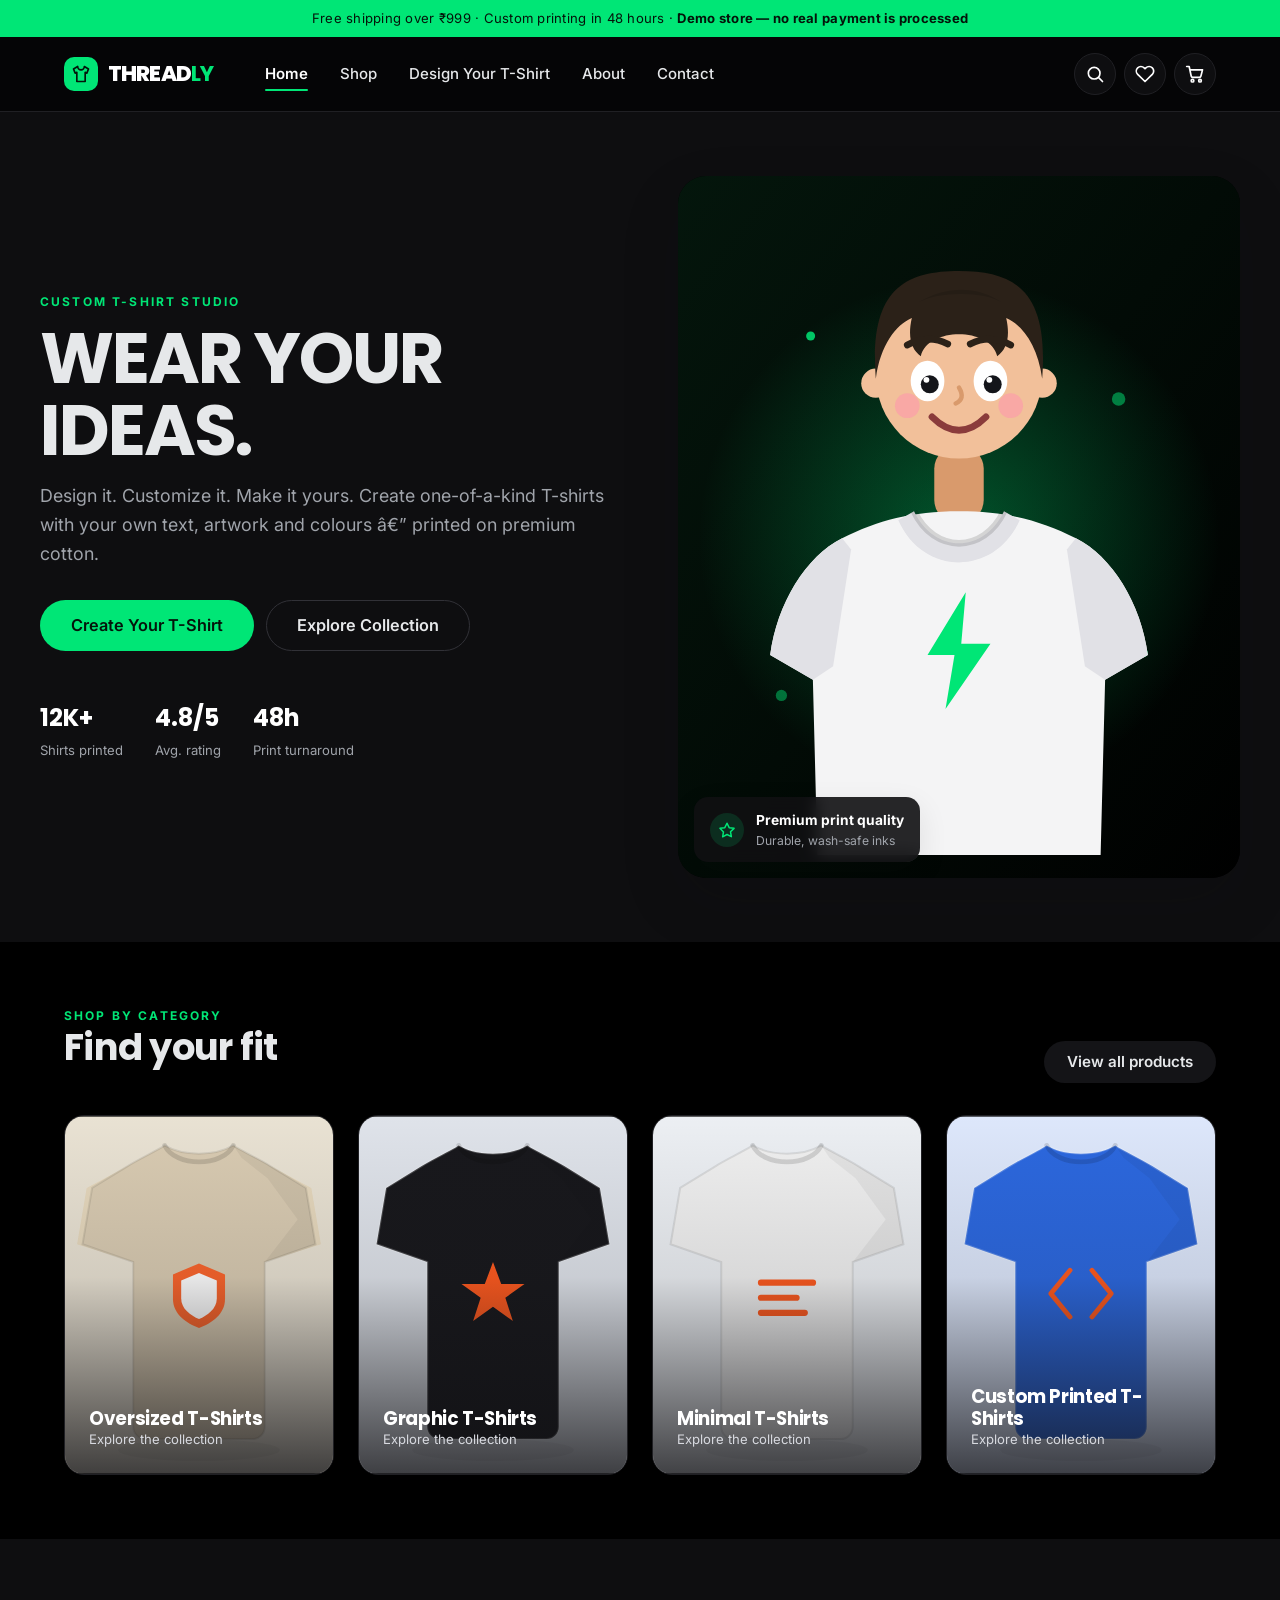
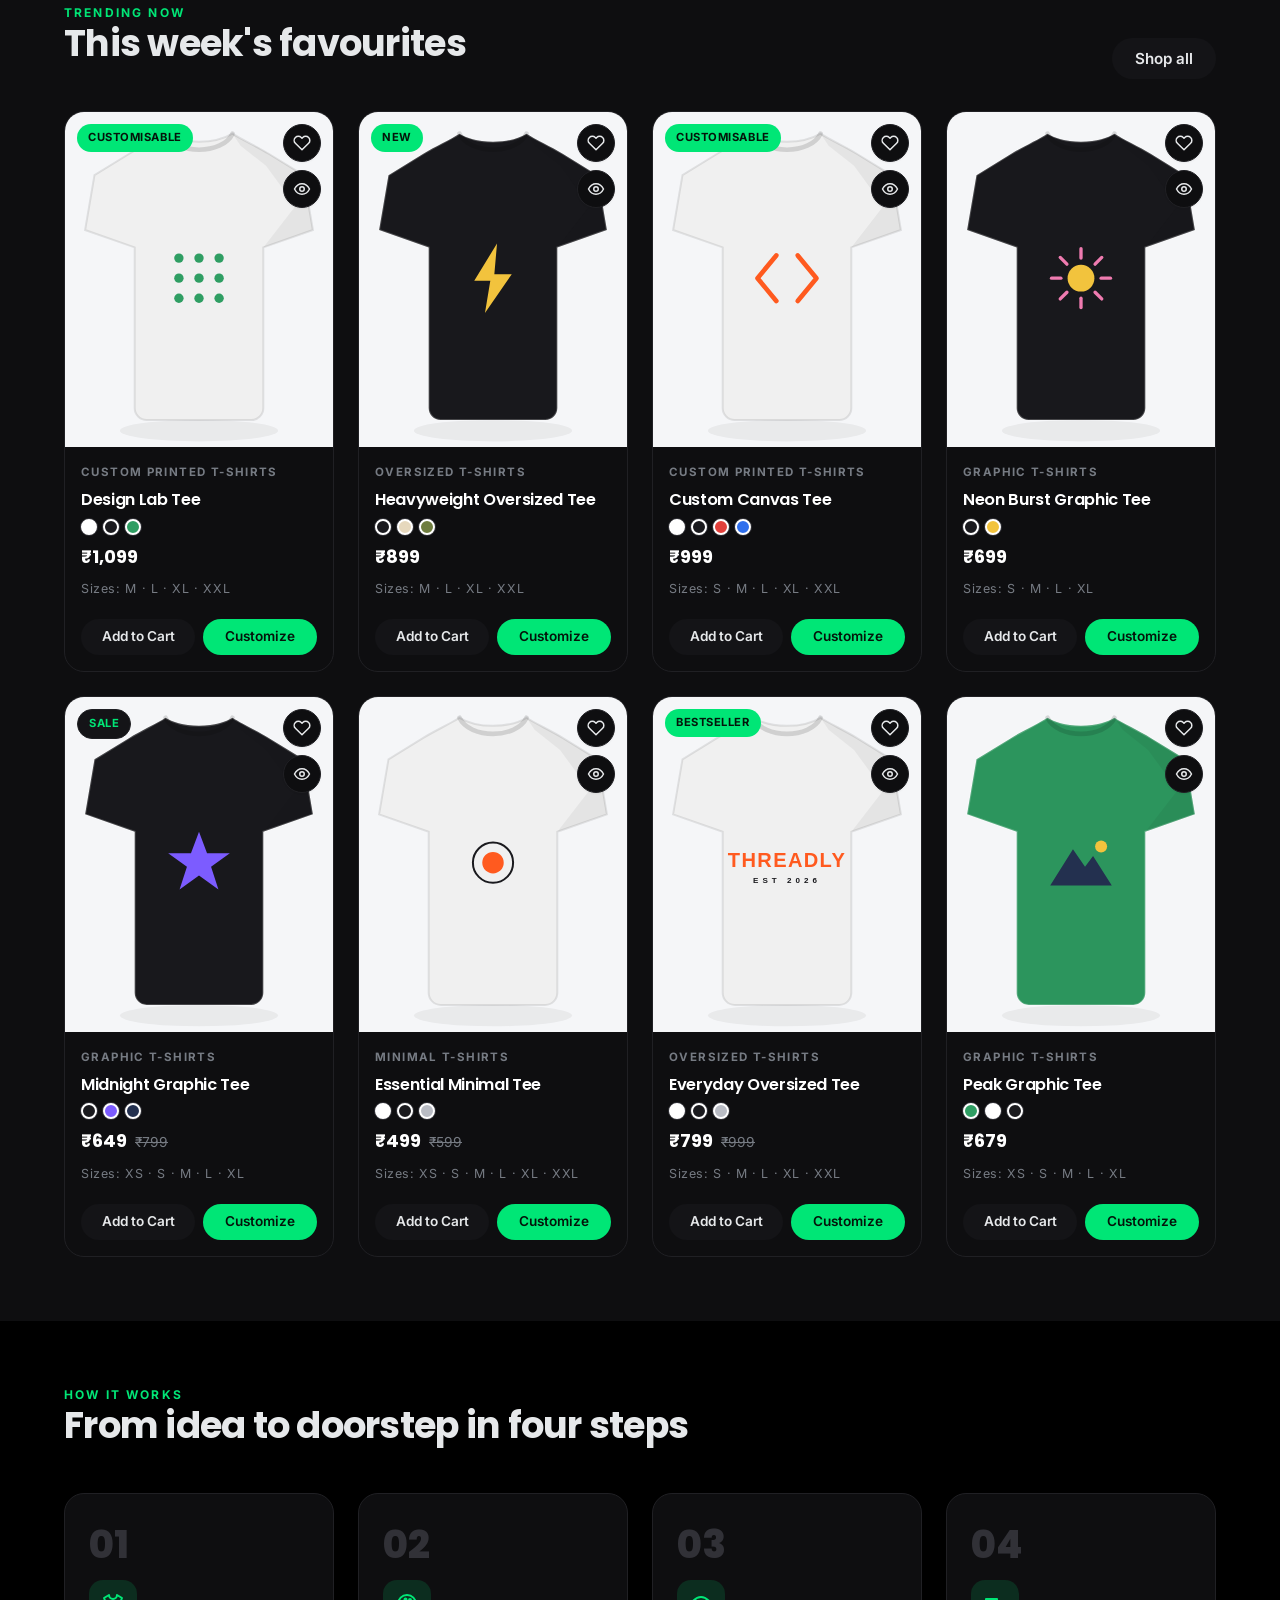
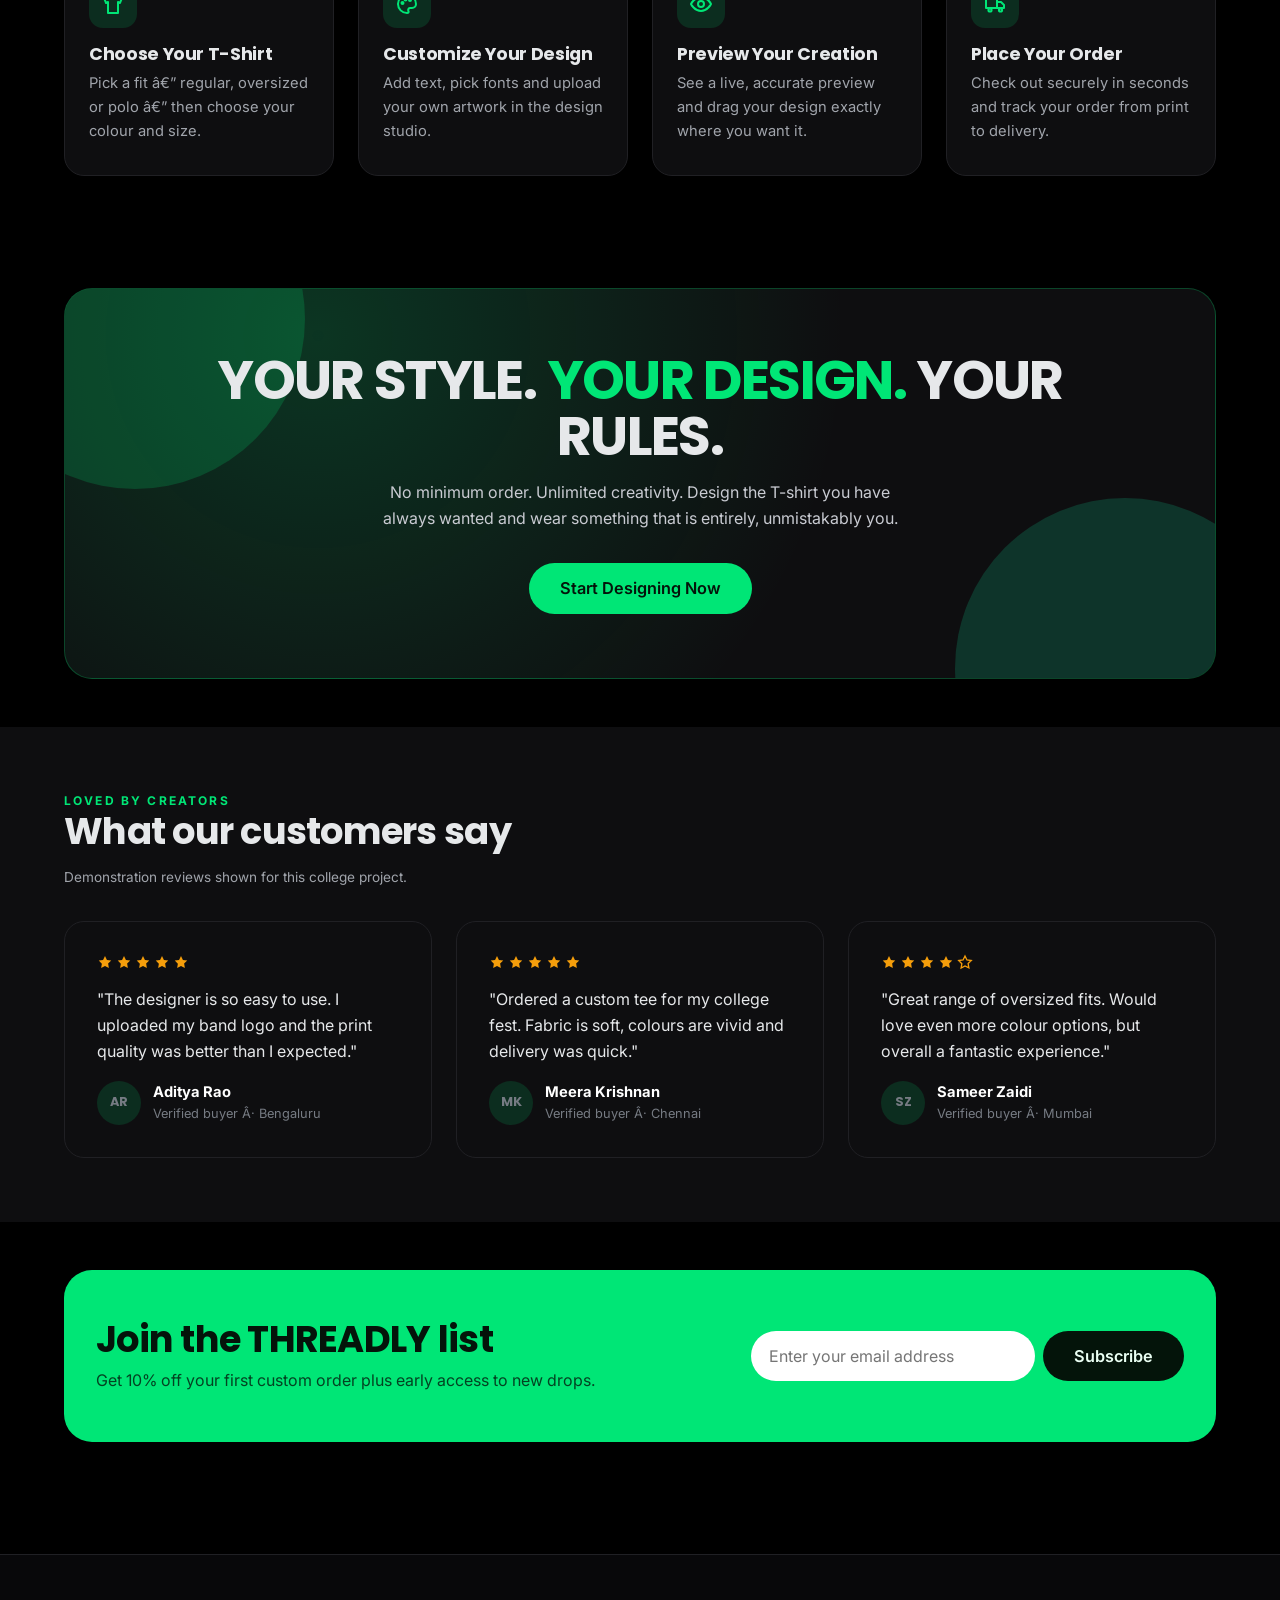
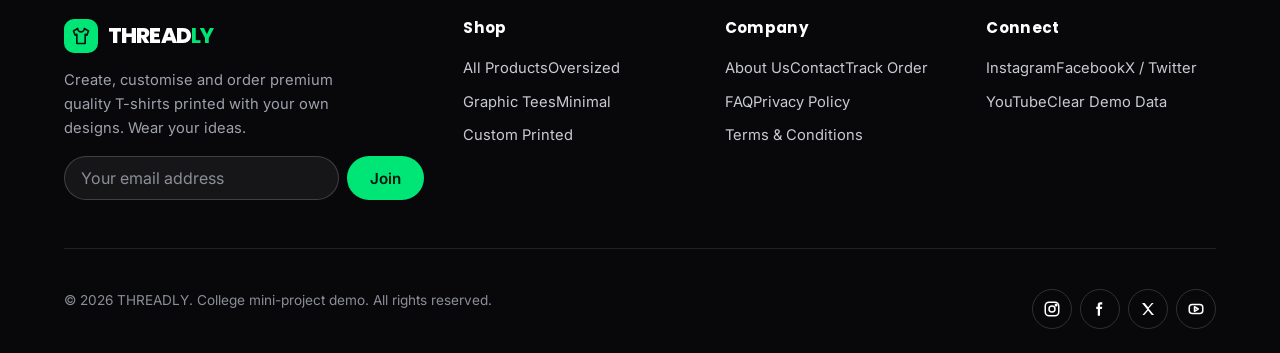
<file: index.html>
<!DOCTYPE html>
<html lang="en">
<head>
  <meta charset="UTF-8">
  <meta name="viewport" content="width=device-width, initial-scale=1.0">
  <meta name="description" content="THREADLY â€” design, customise and order premium custom-printed T-shirts. Wear your ideas.">
  <title>THREADLY â€” Design Your Own T-Shirt</title>
  <link rel="icon" href="data:image/svg+xml,%3Csvg xmlns='http://www.w3.org/2000/svg' viewBox='0 0 24 24'%3E%3Crect width='24' height='24' rx='6' fill='%23000000'/%3E%3Cpath d='M16 4l4 2.4-1.6 4-1.6-.8V20H7.2V9.6l-1.6.8L4 6.4 8 4a4 4 0 0 0 8 0z' fill='%2300e676'/%3E%3C/svg%3E">
  <link rel="preconnect" href="https://fonts.googleapis.com">
  <link rel="preconnect" href="https://fonts.gstatic.com" crossorigin>
  <link href="https://fonts.googleapis.com/css2?family=Inter:wght@400;500;600;700&family=Poppins:wght@600;700;800&display=swap" rel="stylesheet">
  <link rel="stylesheet" href="css/style.css">
  <link rel="stylesheet" href="css/responsive.css">
</head>
<body>
  <a class="skip-link" href="#main">Skip to main content</a>
  <div id="site-header"></div>

  <main id="main">
    <!-- ================= HERO ================= -->
    <section class="hero">
      <div class="container hero__inner">
        <div class="hero__copy">
          <p class="eyebrow">Custom T-Shirt Studio</p>
          <h1 class="display">WEAR YOUR<br>IDEAS.</h1>
          <p class="lead">Design it. Customize it. Make it yours. Create one-of-a-kind T-shirts with your own text, artwork and colours â€” printed on premium cotton.</p>
          <div class="hero__cta">
            <a class="btn btn--accent btn--lg" href="designer.html">Create Your T-Shirt</a>
            <a class="btn btn--outline btn--lg" href="products.html">Explore Collection</a>
          </div>
          <div class="hero__stats">
            <div class="hero__stat"><b>12K+</b><span>Shirts printed</span></div>
            <div class="hero__stat"><b>4.8/5</b><span>Avg. rating</span></div>
            <div class="hero__stat"><b>48h</b><span>Print turnaround</span></div>
          </div>
        </div>
        <div class="hero__media">
          <img id="heroImage" src="" alt="A cartoon boy wearing a custom-printed THREADLY T-shirt" width="500" height="640">
          <div class="hero__badge">
            <span class="dot" aria-hidden="true">
              <svg viewBox="0 0 24 24" width="18" height="18" fill="none" stroke="currentColor" stroke-width="2" stroke-linecap="round" stroke-linejoin="round"><path d="M12 3l2.9 5.9 6.5.9-4.7 4.6 1.1 6.5L12 18l-5.8 3.1 1.1-6.5L2.6 9.8l6.5-.9z"/></svg>
            </span>
            <span><b>Premium print quality</b><br><span>Durable, wash-safe inks</span></span>
          </div>
        </div>
      </div>
    </section>

    <!-- ================= CATEGORIES ================= -->
    <section class="section" aria-labelledby="catTitle">
      <div class="container">
        <div class="section-head">
          <div>
            <p class="eyebrow">Shop by category</p>
            <h2 id="catTitle" class="h2">Find your fit</h2>
          </div>
          <a class="btn btn--ghost" href="products.html">View all products</a>
        </div>
        <div class="grid grid--4" id="categoryGrid"><!-- injected by app.js --></div>
      </div>
    </section>

    <!-- ================= TRENDING ================= -->
    <section class="section section--alt" aria-labelledby="trendTitle">
      <div class="container">
        <div class="section-head">
          <div>
            <p class="eyebrow">Trending now</p>
            <h2 id="trendTitle" class="h2">This week's favourites</h2>
          </div>
          <a class="btn btn--ghost" href="products.html">Shop all</a>
        </div>
        <div class="grid grid--products" id="trendingGrid"><!-- injected by app.js --></div>
      </div>
    </section>

    <!-- ================= HOW IT WORKS ================= -->
    <section class="section" aria-labelledby="howTitle">
      <div class="container">
        <div class="section-head">
          <div>
            <p class="eyebrow">How it works</p>
            <h2 id="howTitle" class="h2">From idea to doorstep in four steps</h2>
          </div>
        </div>
        <div class="steps">
          <article class="step">
            <div class="step__num">01</div>
            <div class="step__icon" aria-hidden="true"><svg viewBox="0 0 24 24" width="24" height="24" fill="none" stroke="currentColor" stroke-width="2" stroke-linecap="round" stroke-linejoin="round"><path d="M16 3l5 3-2 5-2-1v11H7V10L5 11 3 6l5-3a4 4 0 0 0 8 0z"/></svg></div>
            <h3>Choose Your T-Shirt</h3>
            <p>Pick a fit â€” regular, oversized or polo â€” then choose your colour and size.</p>
          </article>
          <article class="step">
            <div class="step__num">02</div>
            <div class="step__icon" aria-hidden="true"><svg viewBox="0 0 24 24" width="24" height="24" fill="none" stroke="currentColor" stroke-width="2" stroke-linecap="round" stroke-linejoin="round"><path d="M12 3a9 9 0 1 0 0 18c1.5 0 2-1 1.4-2.1-.8-1.4.2-2.9 1.8-2.9H17a4 4 0 0 0 4-4c0-5-4-9-9-9z"/><circle cx="7.5" cy="11" r="1"/><circle cx="10.5" cy="7.5" r="1"/><circle cx="15" cy="8" r="1"/></svg></div>
            <h3>Customize Your Design</h3>
            <p>Add text, pick fonts and upload your own artwork in the design studio.</p>
          </article>
          <article class="step">
            <div class="step__num">03</div>
            <div class="step__icon" aria-hidden="true"><svg viewBox="0 0 24 24" width="24" height="24" fill="none" stroke="currentColor" stroke-width="2" stroke-linecap="round" stroke-linejoin="round"><path d="M2 12s3.5-7 10-7 10 7 10 7-3.5 7-10 7S2 12 2 12z"/><circle cx="12" cy="12" r="3"/></svg></div>
            <h3>Preview Your Creation</h3>
            <p>See a live, accurate preview and drag your design exactly where you want it.</p>
          </article>
          <article class="step">
            <div class="step__num">04</div>
            <div class="step__icon" aria-hidden="true"><svg viewBox="0 0 24 24" width="24" height="24" fill="none" stroke="currentColor" stroke-width="2" stroke-linecap="round" stroke-linejoin="round"><path d="M3 7h11v9H3zM14 10h4l3 3v3h-7z"/><circle cx="7" cy="18" r="1.6"/><circle cx="17.5" cy="18" r="1.6"/></svg></div>
            <h3>Place Your Order</h3>
            <p>Check out securely in seconds and track your order from print to delivery.</p>
          </article>
        </div>
      </div>
    </section>

    <!-- ================= PROMO ================= -->
    <section class="section section--tight">
      <div class="container">
        <div class="promo">
          <h2 class="display">YOUR STYLE. <em>YOUR DESIGN.</em> YOUR RULES.</h2>
          <p>No minimum order. Unlimited creativity. Design the T-shirt you have always wanted and wear something that is entirely, unmistakably you.</p>
          <a class="btn btn--accent btn--lg" href="designer.html">Start Designing Now</a>
        </div>
      </div>
    </section>

    <!-- ================= REVIEWS ================= -->
    <section class="section section--alt" aria-labelledby="revTitle">
      <div class="container">
        <div class="section-head">
          <div>
            <p class="eyebrow">Loved by creators</p>
            <h2 id="revTitle" class="h2">What our customers say</h2>
            <p class="small">Demonstration reviews shown for this college project.</p>
          </div>
        </div>
        <div class="grid grid--3">
          <article class="review-card">
            <div class="stars" aria-label="5 out of 5 stars">
              <svg viewBox="0 0 24 24" width="16" height="16" fill="currentColor"><path d="M12 3l2.9 5.9 6.5.9-4.7 4.6 1.1 6.5L12 18l-5.8 3.1 1.1-6.5L2.6 9.8l6.5-.9z"/></svg>
              <svg viewBox="0 0 24 24" width="16" height="16" fill="currentColor"><path d="M12 3l2.9 5.9 6.5.9-4.7 4.6 1.1 6.5L12 18l-5.8 3.1 1.1-6.5L2.6 9.8l6.5-.9z"/></svg>
              <svg viewBox="0 0 24 24" width="16" height="16" fill="currentColor"><path d="M12 3l2.9 5.9 6.5.9-4.7 4.6 1.1 6.5L12 18l-5.8 3.1 1.1-6.5L2.6 9.8l6.5-.9z"/></svg>
              <svg viewBox="0 0 24 24" width="16" height="16" fill="currentColor"><path d="M12 3l2.9 5.9 6.5.9-4.7 4.6 1.1 6.5L12 18l-5.8 3.1 1.1-6.5L2.6 9.8l6.5-.9z"/></svg>
              <svg viewBox="0 0 24 24" width="16" height="16" fill="currentColor"><path d="M12 3l2.9 5.9 6.5.9-4.7 4.6 1.1 6.5L12 18l-5.8 3.1 1.1-6.5L2.6 9.8l6.5-.9z"/></svg>
            </div>
            <blockquote>"The designer is so easy to use. I uploaded my band logo and the print quality was better than I expected."</blockquote>
            <div class="reviewer"><span class="avatar">AR</span><span><b>Aditya Rao</b><span>Verified buyer Â· Bengaluru</span></span></div>
          </article>
          <article class="review-card">
            <div class="stars" aria-label="5 out of 5 stars">
              <svg viewBox="0 0 24 24" width="16" height="16" fill="currentColor"><path d="M12 3l2.9 5.9 6.5.9-4.7 4.6 1.1 6.5L12 18l-5.8 3.1 1.1-6.5L2.6 9.8l6.5-.9z"/></svg>
              <svg viewBox="0 0 24 24" width="16" height="16" fill="currentColor"><path d="M12 3l2.9 5.9 6.5.9-4.7 4.6 1.1 6.5L12 18l-5.8 3.1 1.1-6.5L2.6 9.8l6.5-.9z"/></svg>
              <svg viewBox="0 0 24 24" width="16" height="16" fill="currentColor"><path d="M12 3l2.9 5.9 6.5.9-4.7 4.6 1.1 6.5L12 18l-5.8 3.1 1.1-6.5L2.6 9.8l6.5-.9z"/></svg>
              <svg viewBox="0 0 24 24" width="16" height="16" fill="currentColor"><path d="M12 3l2.9 5.9 6.5.9-4.7 4.6 1.1 6.5L12 18l-5.8 3.1 1.1-6.5L2.6 9.8l6.5-.9z"/></svg>
              <svg viewBox="0 0 24 24" width="16" height="16" fill="currentColor"><path d="M12 3l2.9 5.9 6.5.9-4.7 4.6 1.1 6.5L12 18l-5.8 3.1 1.1-6.5L2.6 9.8l6.5-.9z"/></svg>
            </div>
            <blockquote>"Ordered a custom tee for my college fest. Fabric is soft, colours are vivid and delivery was quick."</blockquote>
            <div class="reviewer"><span class="avatar">MK</span><span><b>Meera Krishnan</b><span>Verified buyer Â· Chennai</span></span></div>
          </article>
          <article class="review-card">
            <div class="stars" aria-label="4 out of 5 stars">
              <svg viewBox="0 0 24 24" width="16" height="16" fill="currentColor"><path d="M12 3l2.9 5.9 6.5.9-4.7 4.6 1.1 6.5L12 18l-5.8 3.1 1.1-6.5L2.6 9.8l6.5-.9z"/></svg>
              <svg viewBox="0 0 24 24" width="16" height="16" fill="currentColor"><path d="M12 3l2.9 5.9 6.5.9-4.7 4.6 1.1 6.5L12 18l-5.8 3.1 1.1-6.5L2.6 9.8l6.5-.9z"/></svg>
              <svg viewBox="0 0 24 24" width="16" height="16" fill="currentColor"><path d="M12 3l2.9 5.9 6.5.9-4.7 4.6 1.1 6.5L12 18l-5.8 3.1 1.1-6.5L2.6 9.8l6.5-.9z"/></svg>
              <svg viewBox="0 0 24 24" width="16" height="16" fill="currentColor"><path d="M12 3l2.9 5.9 6.5.9-4.7 4.6 1.1 6.5L12 18l-5.8 3.1 1.1-6.5L2.6 9.8l6.5-.9z"/></svg>
              <svg viewBox="0 0 24 24" width="16" height="16" fill="none" stroke="currentColor" stroke-width="2"><path d="M12 3l2.9 5.9 6.5.9-4.7 4.6 1.1 6.5L12 18l-5.8 3.1 1.1-6.5L2.6 9.8l6.5-.9z"/></svg>
            </div>
            <blockquote>"Great range of oversized fits. Would love even more colour options, but overall a fantastic experience."</blockquote>
            <div class="reviewer"><span class="avatar">SZ</span><span><b>Sameer Zaidi</b><span>Verified buyer Â· Mumbai</span></span></div>
          </article>
        </div>
      </div>
    </section>

    <!-- ================= NEWSLETTER ================= -->
    <section class="section section--tight">
      <div class="container">
        <div class="newsletter-band">
          <div>
            <h2 class="h2">Join the THREADLY list</h2>
            <p>Get 10% off your first custom order plus early access to new drops.</p>
          </div>
          <form class="js-newsletter" novalidate>
            <label for="nlEmail" class="sr-only">Email address</label>
            <input id="nlEmail" type="email" name="email" placeholder="Enter your email address" required>
            <button class="btn btn--lg" type="submit">Subscribe</button>
          </form>
        </div>
      </div>
    </section>
  </main>

  <div id="site-footer"></div>

  <script src="js/storage.js"></script>
  <script src="js/data.js"></script>
  <script src="js/app.js"></script>
</body>
</html>
</file>
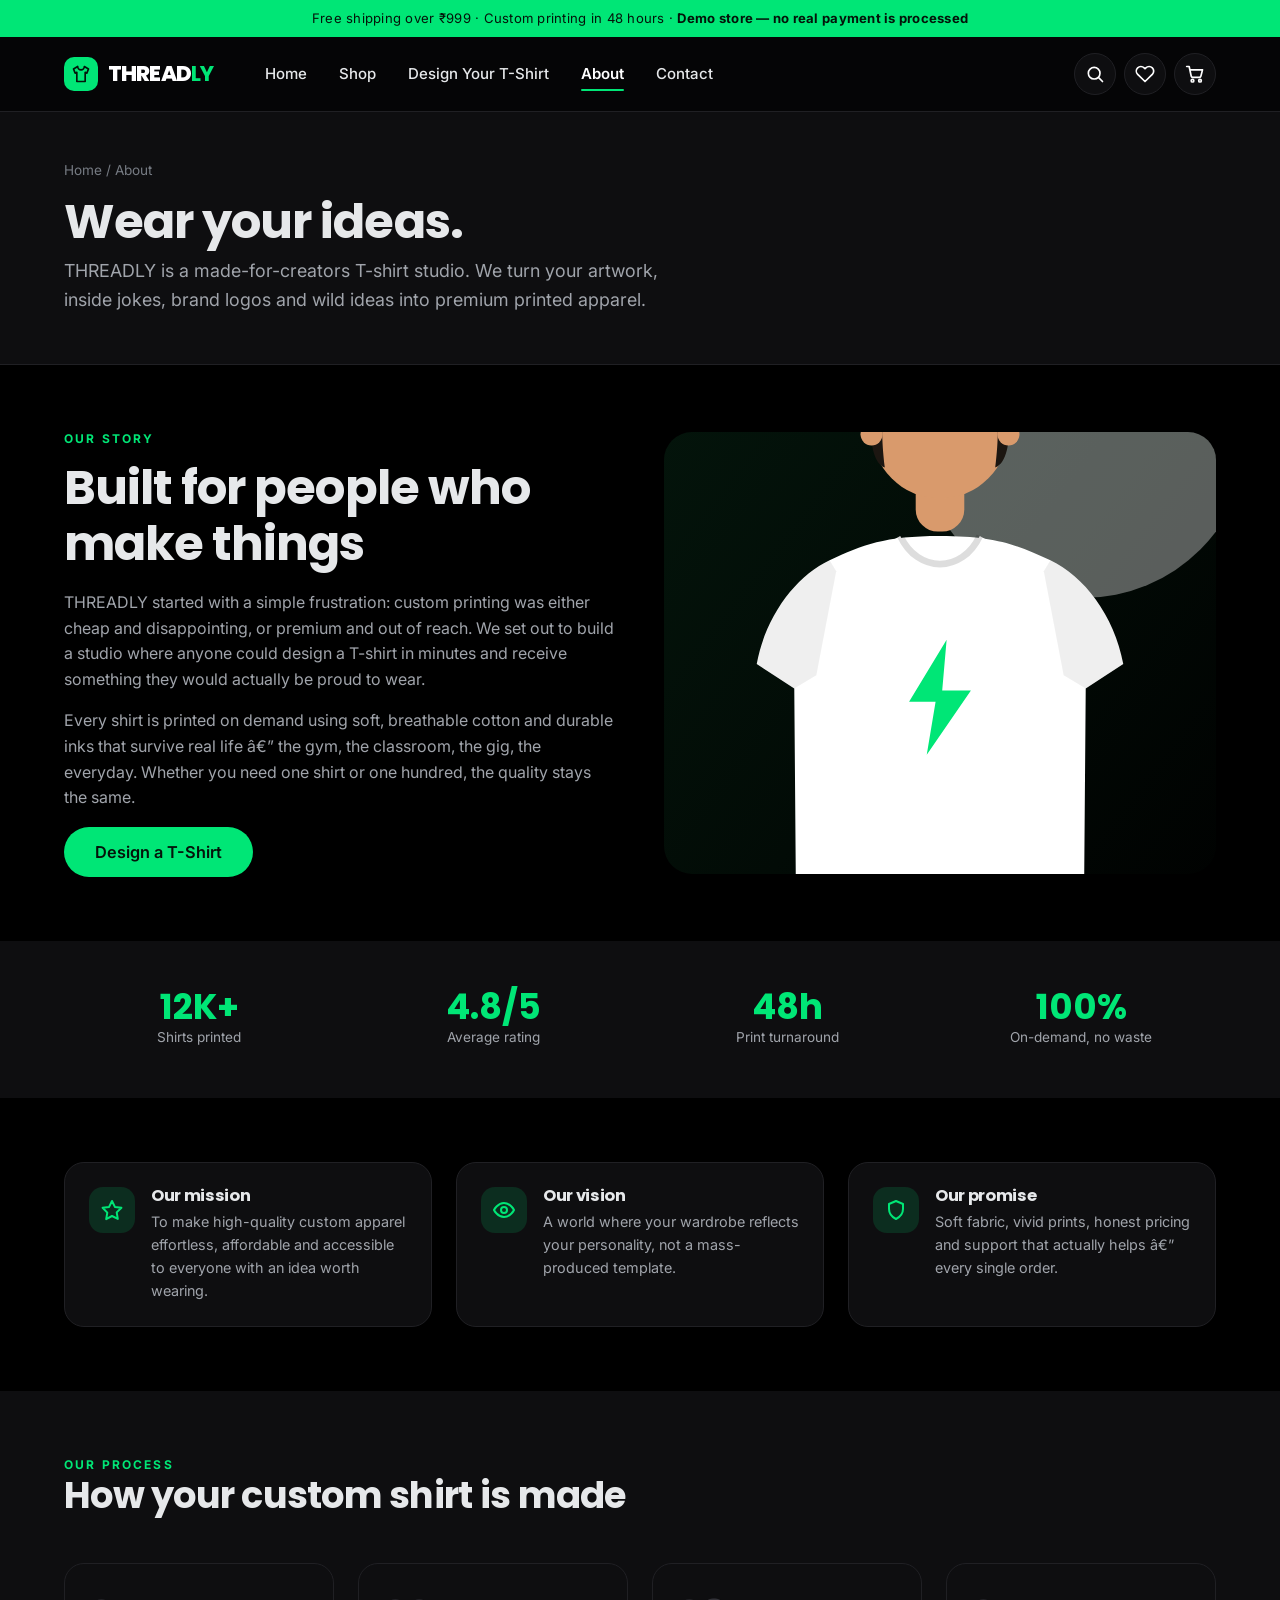
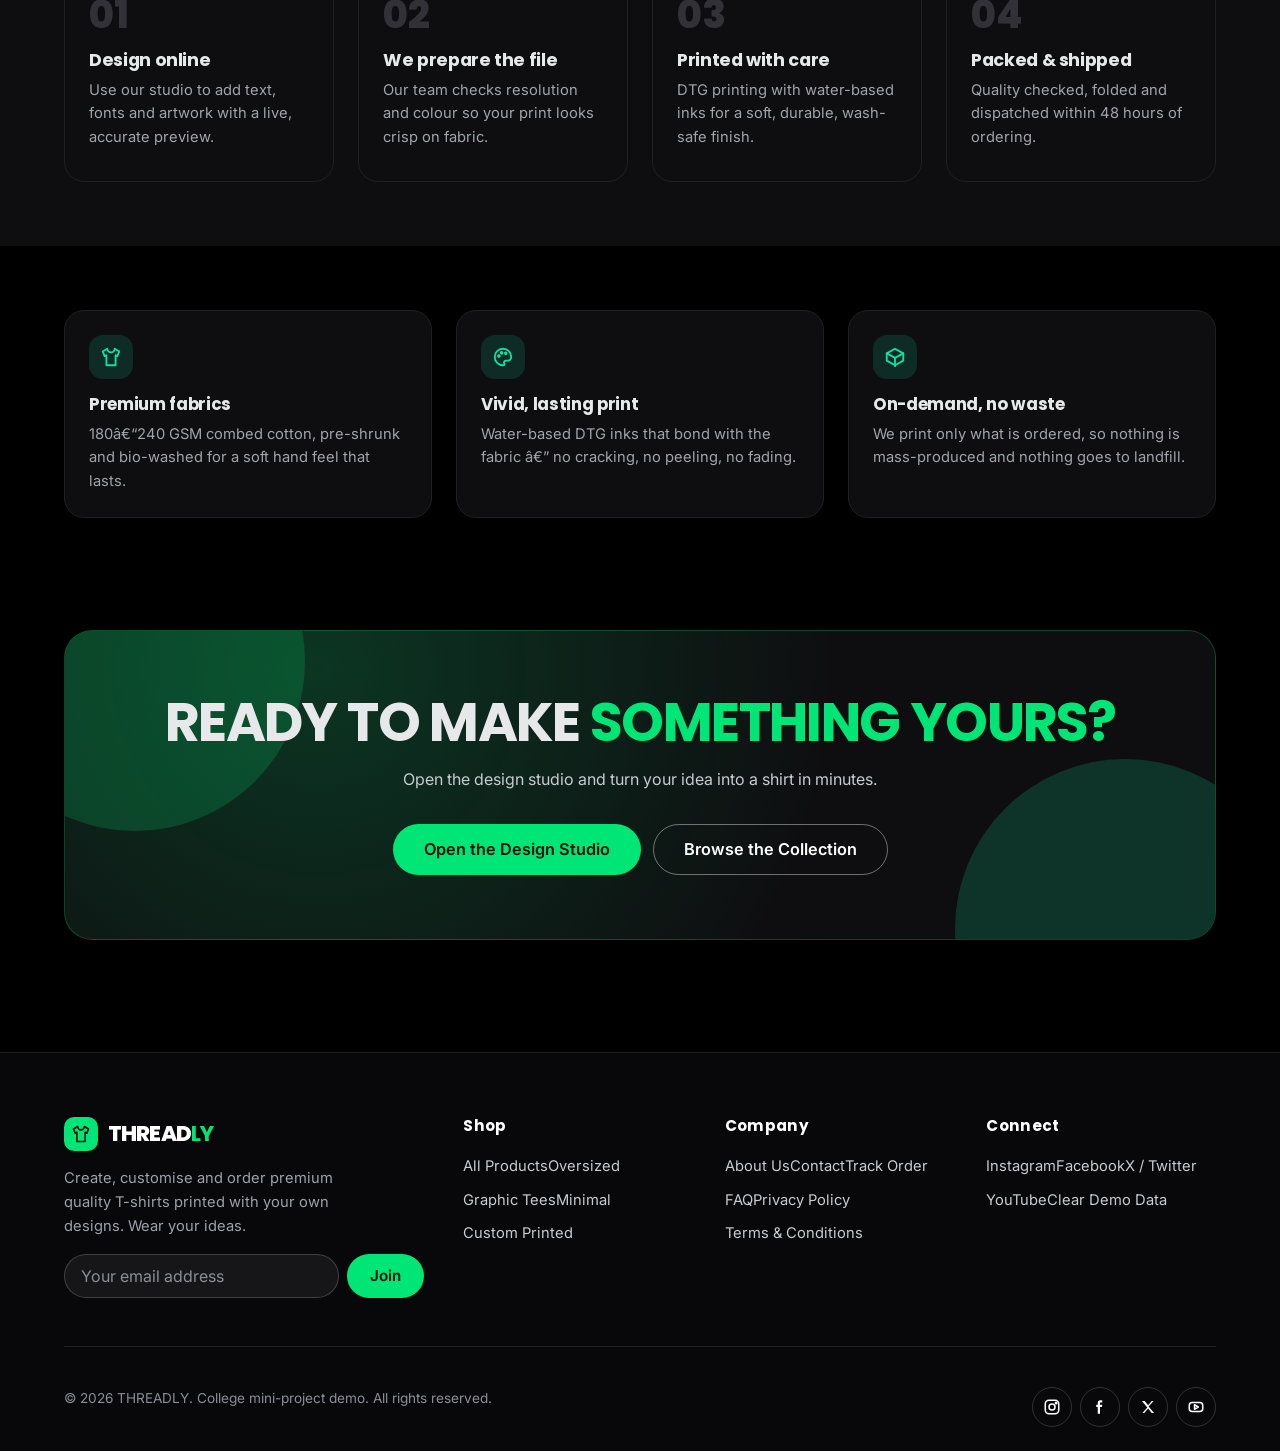
<file: about.html>
<!DOCTYPE html>
<html lang="en">
<head>
  <meta charset="UTF-8">
  <meta name="viewport" content="width=device-width, initial-scale=1.0">
  <meta name="description" content="The THREADLY story â€” our mission, our custom printing process and why creators choose us.">
  <title>About â€” THREADLY</title>
  <link rel="icon" href="data:image/svg+xml,%3Csvg xmlns='http://www.w3.org/2000/svg' viewBox='0 0 24 24'%3E%3Crect width='24' height='24' rx='6' fill='%23000000'/%3E%3Cpath d='M16 4l4 2.4-1.6 4-1.6-.8V20H7.2V9.6l-1.6.8L4 6.4 8 4a4 4 0 0 0 8 0z' fill='%2300e676'/%3E%3C/svg%3E">
  <link rel="preconnect" href="https://fonts.googleapis.com">
  <link rel="preconnect" href="https://fonts.gstatic.com" crossorigin>
  <link href="https://fonts.googleapis.com/css2?family=Inter:wght@400;500;600;700&family=Poppins:wght@600;700;800&display=swap" rel="stylesheet">
  <link rel="stylesheet" href="css/style.css">
  <link rel="stylesheet" href="css/responsive.css">
</head>
<body>
  <a class="skip-link" href="#main">Skip to main content</a>
  <div id="site-header"></div>

  <main id="main">
    <div class="page-hero">
      <div class="container">
        <nav class="breadcrumb" aria-label="Breadcrumb"><a href="index.html">Home</a> / About</nav>
        <h1 class="h1">Wear your ideas.</h1>
        <p class="lead">THREADLY is a made-for-creators T-shirt studio. We turn your artwork, inside jokes, brand logos and wild ideas into premium printed apparel.</p>
      </div>
    </div>

    <!-- Brand story -->
    <section class="section">
      <div class="container about-hero">
        <div>
          <p class="eyebrow">Our story</p>
          <h2 class="h1">Built for people who make things</h2>
          <p>THREADLY started with a simple frustration: custom printing was either cheap and disappointing, or premium and out of reach. We set out to build a studio where anyone could design a T-shirt in minutes and receive something they would actually be proud to wear.</p>
          <p>Every shirt is printed on demand using soft, breathable cotton and durable inks that survive real life â€” the gym, the classroom, the gig, the everyday. Whether you need one shirt or one hundred, the quality stays the same.</p>
          <a class="btn btn--accent btn--lg" href="designer.html">Design a T-Shirt</a>
        </div>
        <div class="about-hero__media">
          <img id="aboutImage" src="" alt="Illustration of a person wearing a custom THREADLY T-shirt" width="500" height="400">
        </div>
      </div>
    </section>

    <!-- Stats -->
    <section class="section section--alt section--tight">
      <div class="container">
        <div class="stat-strip">
          <div><b>12K+</b><span>Shirts printed</span></div>
          <div><b>4.8/5</b><span>Average rating</span></div>
          <div><b>48h</b><span>Print turnaround</span></div>
          <div><b>100%</b><span>On-demand, no waste</span></div>
        </div>
      </div>
    </section>

    <!-- Mission & vision -->
    <section class="section">
      <div class="container">
        <div class="grid grid--3">
          <div class="value-card">
            <span class="ic" aria-hidden="true"><svg viewBox="0 0 24 24" width="24" height="24" fill="none" stroke="currentColor" stroke-width="2" stroke-linecap="round" stroke-linejoin="round"><path d="M12 3l2.9 5.9 6.5.9-4.7 4.6 1.1 6.5L12 18l-5.8 3.1 1.1-6.5L2.6 9.8l6.5-.9z"/></svg></span>
            <div><h3>Our mission</h3><p>To make high-quality custom apparel effortless, affordable and accessible to everyone with an idea worth wearing.</p></div>
          </div>
          <div class="value-card">
            <span class="ic" aria-hidden="true"><svg viewBox="0 0 24 24" width="24" height="24" fill="none" stroke="currentColor" stroke-width="2" stroke-linecap="round" stroke-linejoin="round"><path d="M2 12s3.5-7 10-7 10 7 10 7-3.5 7-10 7S2 12 2 12z"/><circle cx="12" cy="12" r="3"/></svg></span>
            <div><h3>Our vision</h3><p>A world where your wardrobe reflects your personality, not a mass-produced template.</p></div>
          </div>
          <div class="value-card">
            <span class="ic" aria-hidden="true"><svg viewBox="0 0 24 24" width="24" height="24" fill="none" stroke="currentColor" stroke-width="2" stroke-linecap="round" stroke-linejoin="round"><path d="M12 3l7 3v5c0 5-3 8-7 10-4-2-7-5-7-10V6z"/></svg></span>
            <div><h3>Our promise</h3><p>Soft fabric, vivid prints, honest pricing and support that actually helps â€” every single order.</p></div>
          </div>
        </div>
      </div>
    </section>

    <!-- Process -->
    <section class="section section--alt">
      <div class="container">
        <div class="section-head">
          <div>
            <p class="eyebrow">Our process</p>
            <h2 class="h2">How your custom shirt is made</h2>
          </div>
        </div>
        <div class="steps">
          <article class="step"><div class="step__num">01</div><h3>Design online</h3><p>Use our studio to add text, fonts and artwork with a live, accurate preview.</p></article>
          <article class="step"><div class="step__num">02</div><h3>We prepare the file</h3><p>Our team checks resolution and colour so your print looks crisp on fabric.</p></article>
          <article class="step"><div class="step__num">03</div><h3>Printed with care</h3><p>DTG printing with water-based inks for a soft, durable, wash-safe finish.</p></article>
          <article class="step"><div class="step__num">04</div><h3>Packed &amp; shipped</h3><p>Quality checked, folded and dispatched within 48 hours of ordering.</p></article>
        </div>
      </div>
    </section>

    <!-- Quality -->
    <section class="section">
      <div class="container grid grid--3">
        <div class="tile">
          <div class="tile__icon" aria-hidden="true"><svg viewBox="0 0 24 24" width="22" height="22" fill="none" stroke="currentColor" stroke-width="2" stroke-linecap="round" stroke-linejoin="round"><path d="M16 3l5 3-2 5-2-1v11H7V10L5 11 3 6l5-3a4 4 0 0 0 8 0z"/></svg></div>
          <h3>Premium fabrics</h3><p>180â€“240 GSM combed cotton, pre-shrunk and bio-washed for a soft hand feel that lasts.</p>
        </div>
        <div class="tile">
          <div class="tile__icon" aria-hidden="true"><svg viewBox="0 0 24 24" width="22" height="22" fill="none" stroke="currentColor" stroke-width="2" stroke-linecap="round" stroke-linejoin="round"><path d="M12 3a9 9 0 1 0 0 18c1.5 0 2-1 1.4-2.1-.8-1.4.2-2.9 1.8-2.9H17a4 4 0 0 0 4-4c0-5-4-9-9-9z"/><circle cx="7.5" cy="11" r="1"/><circle cx="10.5" cy="7.5" r="1"/><circle cx="15" cy="8" r="1"/></svg></div>
          <h3>Vivid, lasting print</h3><p>Water-based DTG inks that bond with the fabric â€” no cracking, no peeling, no fading.</p>
        </div>
        <div class="tile">
          <div class="tile__icon" aria-hidden="true"><svg viewBox="0 0 24 24" width="22" height="22" fill="none" stroke="currentColor" stroke-width="2" stroke-linecap="round" stroke-linejoin="round"><path d="M21 8l-9-5-9 5v8l9 5 9-5z"/><path d="M3 8l9 5 9-5M12 13v9"/></svg></div>
          <h3>On-demand, no waste</h3><p>We print only what is ordered, so nothing is mass-produced and nothing goes to landfill.</p>
        </div>
      </div>
    </section>

    <!-- CTA -->
    <section class="section section--tight">
      <div class="container">
        <div class="promo">
          <h2 class="display">READY TO MAKE <em>SOMETHING YOURS?</em></h2>
          <p>Open the design studio and turn your idea into a shirt in minutes.</p>
          <div class="flex gap-3" style="justify-content:center;flex-wrap:wrap">
            <a class="btn btn--accent btn--lg" href="designer.html">Open the Design Studio</a>
            <a class="btn btn--outline btn--lg" href="products.html" style="background:transparent;border-color:rgba(255,255,255,.4);color:#fff">Browse the Collection</a>
          </div>
        </div>
      </div>
    </section>
  </main>

  <div id="site-footer"></div>

  <script src="js/storage.js"></script>
  <script src="js/data.js"></script>
  <script src="js/app.js"></script>
</body>
</html>
</file>
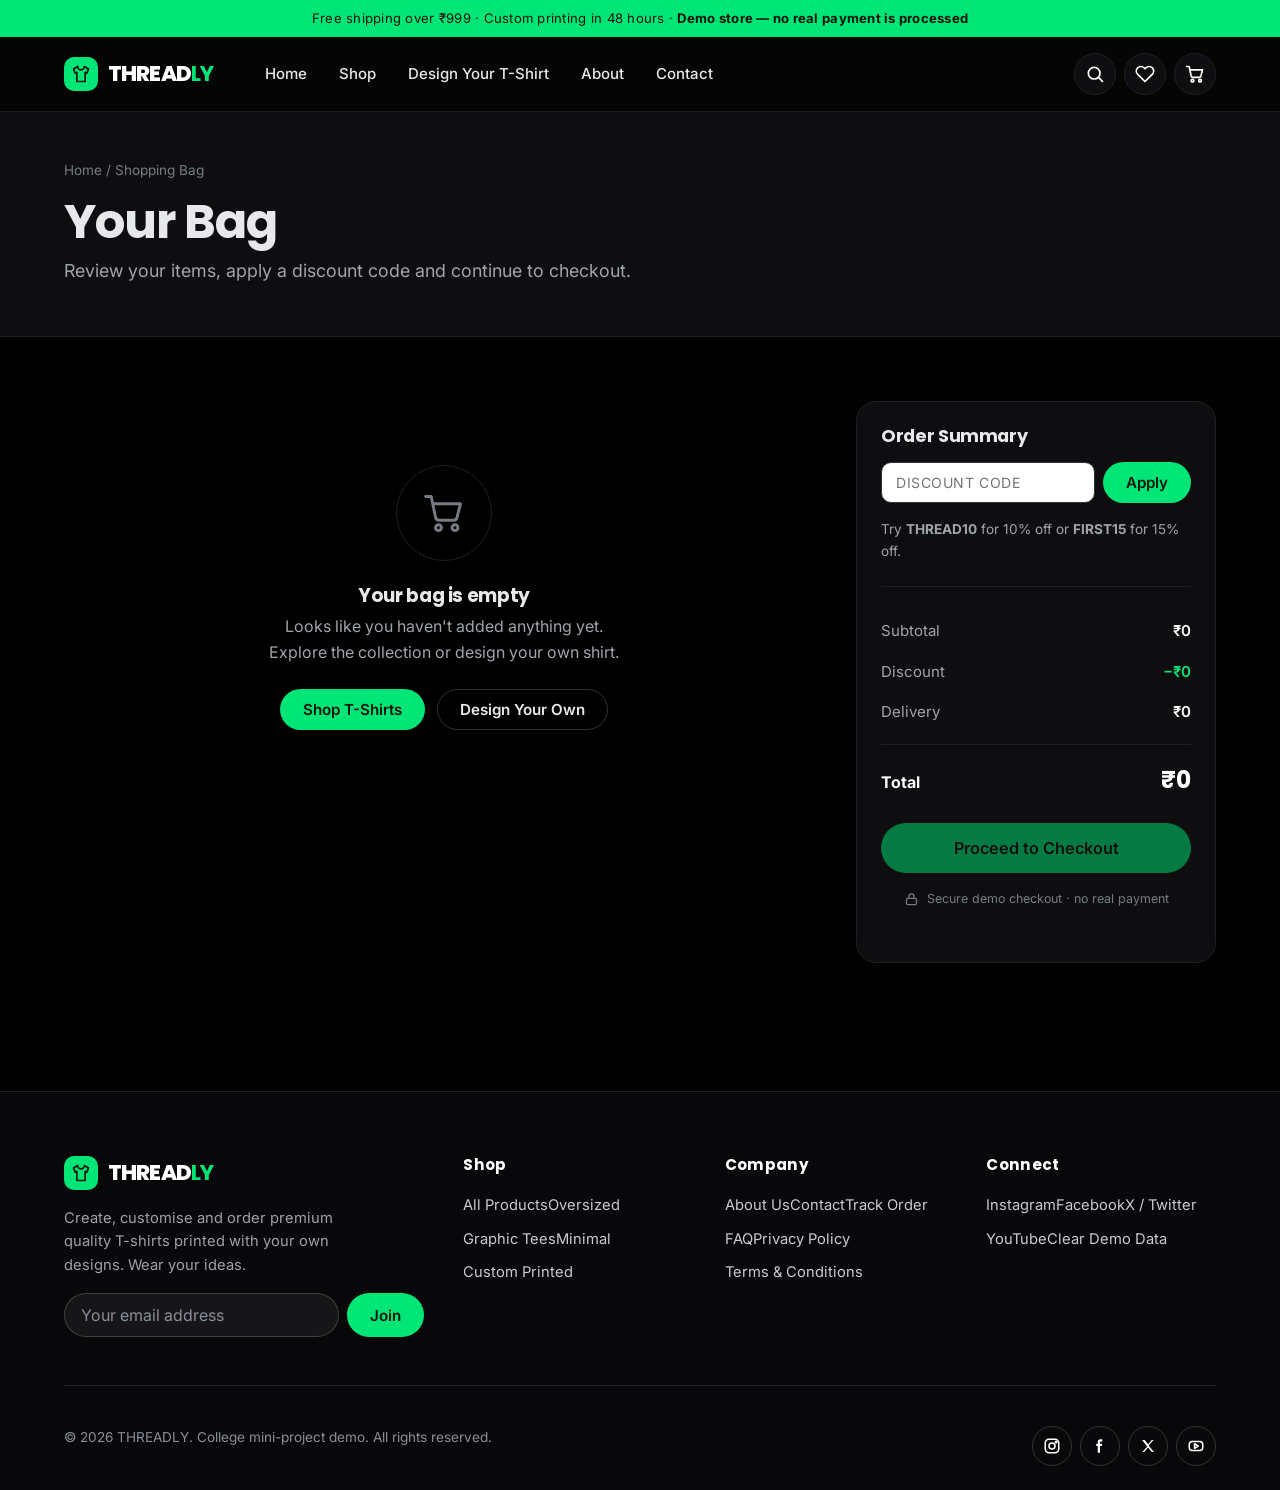
<file: cart.html>
<!DOCTYPE html>
<html lang="en">
<head>
  <meta charset="UTF-8">
  <meta name="viewport" content="width=device-width, initial-scale=1.0">
  <meta name="description" content="Review your THREADLY shopping bag, apply discount codes and proceed to checkout.">
  <title>Your Bag â€” THREADLY</title>
  <link rel="icon" href="data:image/svg+xml,%3Csvg xmlns='http://www.w3.org/2000/svg' viewBox='0 0 24 24'%3E%3Crect width='24' height='24' rx='6' fill='%23000000'/%3E%3Cpath d='M16 4l4 2.4-1.6 4-1.6-.8V20H7.2V9.6l-1.6.8L4 6.4 8 4a4 4 0 0 0 8 0z' fill='%2300e676'/%3E%3C/svg%3E">
  <link rel="preconnect" href="https://fonts.googleapis.com">
  <link rel="preconnect" href="https://fonts.gstatic.com" crossorigin>
  <link href="https://fonts.googleapis.com/css2?family=Inter:wght@400;500;600;700&family=Poppins:wght@600;700;800&display=swap" rel="stylesheet">
  <link rel="stylesheet" href="css/style.css">
  <link rel="stylesheet" href="css/responsive.css">
</head>
<body>
  <a class="skip-link" href="#main">Skip to main content</a>
  <div id="site-header"></div>

  <main id="main">
    <div class="page-hero">
      <div class="container">
        <nav class="breadcrumb" aria-label="Breadcrumb"><a href="index.html">Home</a> / Shopping Bag</nav>
        <h1 class="h1">Your Bag</h1>
        <p class="lead">Review your items, apply a discount code and continue to checkout.</p>
      </div>
    </div>

    <section class="section">
      <div class="container cart-layout" id="cartLayout">
        <!-- ---------- Items ---------- -->
        <div>
          <div class="cart-list" id="cartList"><!-- injected --></div>

          <div id="cartEmpty" class="empty hidden">
            <div class="empty__icon" aria-hidden="true">
              <svg viewBox="0 0 24 24" width="44" height="44" fill="none" stroke="currentColor" stroke-width="1.6" stroke-linecap="round" stroke-linejoin="round"><circle cx="9" cy="20" r="1.6"/><circle cx="18" cy="20" r="1.6"/><path d="M2 3h3l2.4 11.4a2 2 0 0 0 2 1.6h7.7a2 2 0 0 0 2-1.6L21 7H6"/></svg>
            </div>
            <h3>Your bag is empty</h3>
            <p>Looks like you haven't added anything yet. Explore the collection or design your own shirt.</p>
            <div class="flex gap-3" style="justify-content:center;flex-wrap:wrap">
              <a class="btn btn--accent" href="products.html">Shop T-Shirts</a>
              <a class="btn btn--outline" href="designer.html">Design Your Own</a>
            </div>
          </div>

          <div class="flex justify-between items-center mt-5 wrap gap-3" id="cartActions">
            <a class="btn btn--ghost" href="products.html">&#8592; Continue Shopping</a>
            <button class="btn btn--danger" type="button" id="clearCart">Clear Bag</button>
          </div>
        </div>

        <!-- ---------- Summary ---------- -->
        <aside class="summary-card" aria-label="Order summary">
          <h3>Order Summary</h3>

          <div class="discount-form" id="discountForm">
            <label for="couponInput" class="sr-only">Discount code</label>
            <input id="couponInput" type="text" placeholder="Discount code" autocomplete="off">
            <button class="btn btn--primary" type="button" id="applyCoupon">Apply</button>
          </div>
          <div id="discountApplied" class="discount-applied hidden">
            <span id="discountText">Code applied</span>
            <button type="button" id="removeCoupon">Remove</button>
          </div>
          <p class="small" id="couponHint">Try <b>THREAD10</b> for 10% off or <b>FIRST15</b> for 15% off.</p>

          <div class="divider"></div>

          <div class="summary-row"><span>Subtotal</span><span id="sumSubtotal">â‚¹0</span></div>
          <div class="summary-row summary-row--discount"><span>Discount</span><span id="sumDiscount">âˆ’â‚¹0</span></div>
          <div class="summary-row"><span>Delivery</span><span id="sumDelivery">â‚¹0</span></div>
          <div class="summary-total"><span>Total</span><b id="sumTotal">â‚¹0</b></div>

          <button class="btn btn--accent btn--block btn--lg mt-5" type="button" id="checkoutBtn">Proceed to Checkout</button>
          <p class="secure-note">
            <svg viewBox="0 0 24 24" fill="none" stroke="currentColor" stroke-width="2" stroke-linecap="round" stroke-linejoin="round"><rect x="4" y="10" width="16" height="10" rx="2"/><path d="M8 10V7a4 4 0 0 1 8 0v3"/></svg>
            Secure demo checkout &middot; no real payment
          </p>
          <p class="secure-note" id="deliveryNote"></p>
        </aside>
      </div>
    </section>
  </main>

  <div id="site-footer"></div>

  <script src="js/storage.js"></script>
  <script src="js/data.js"></script>
  <script src="js/app.js"></script>
  <script src="js/cart.js"></script>
</body>
</html>
</file>
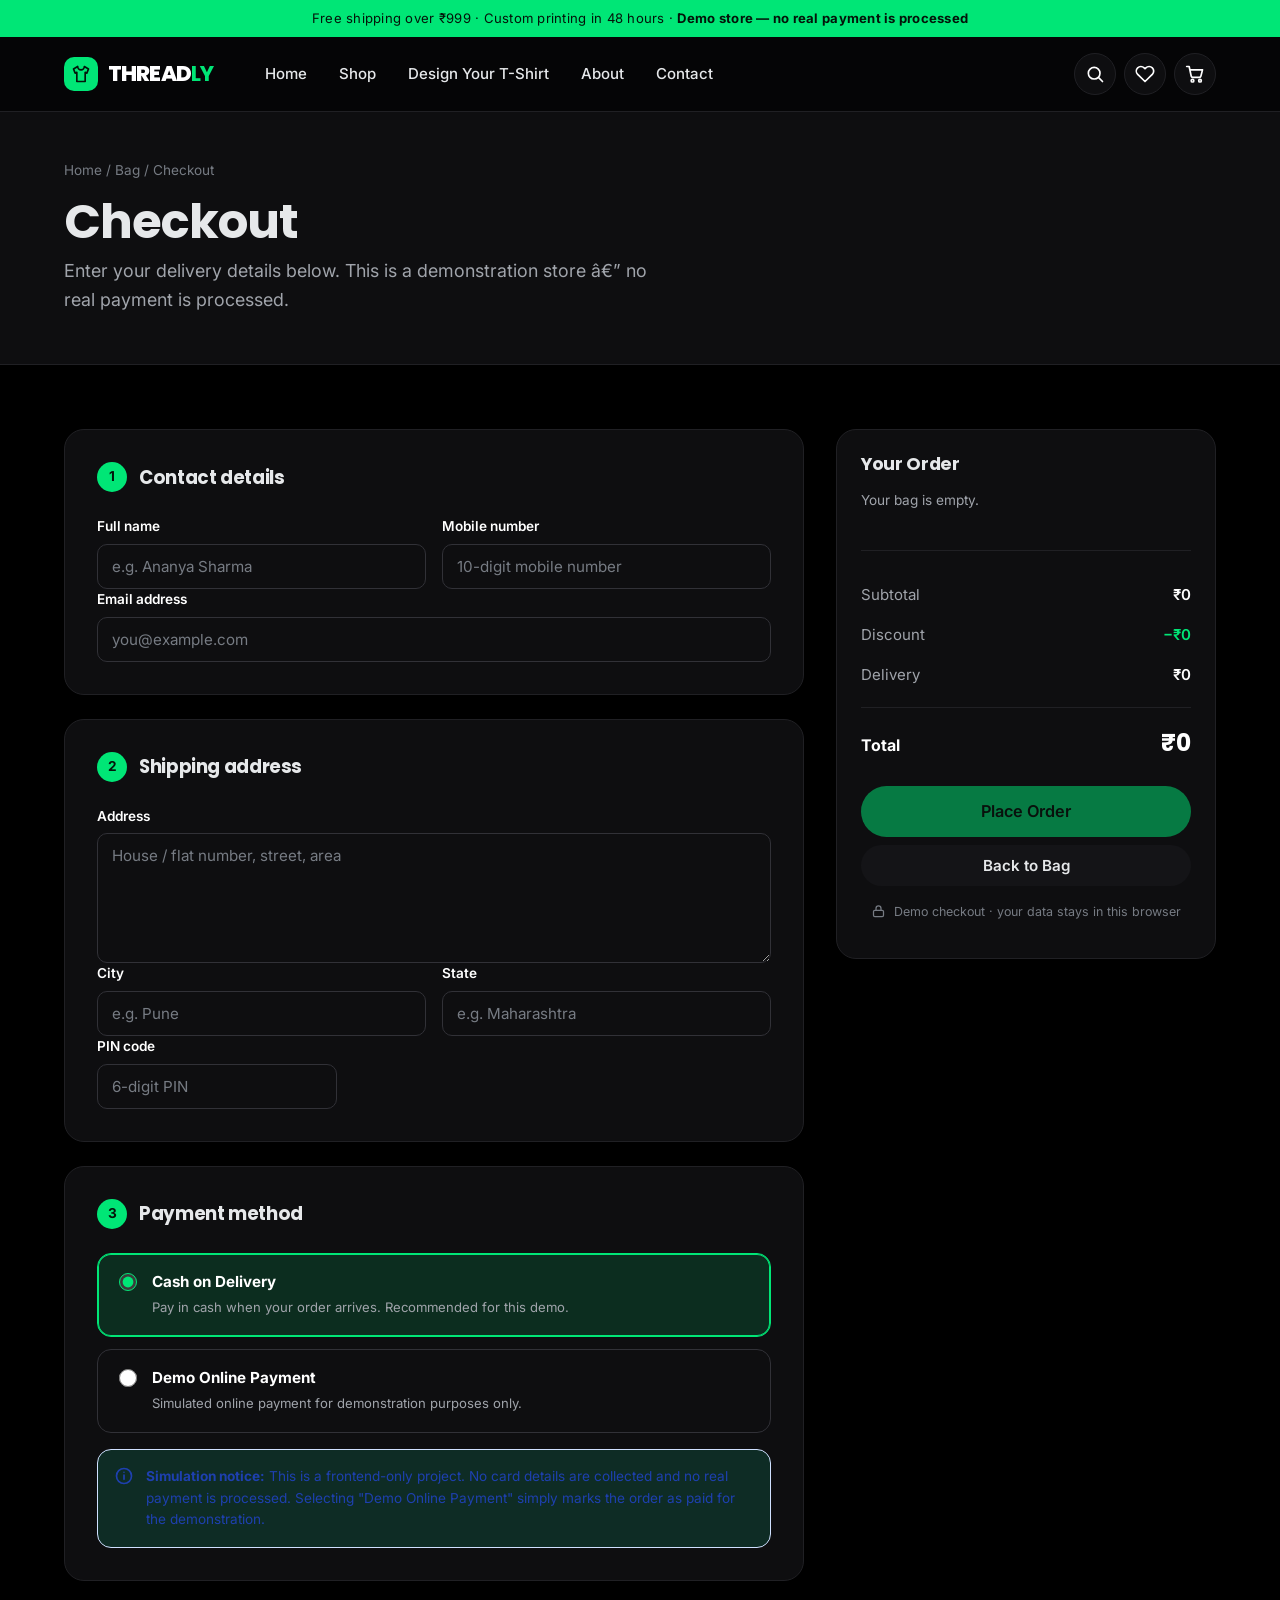
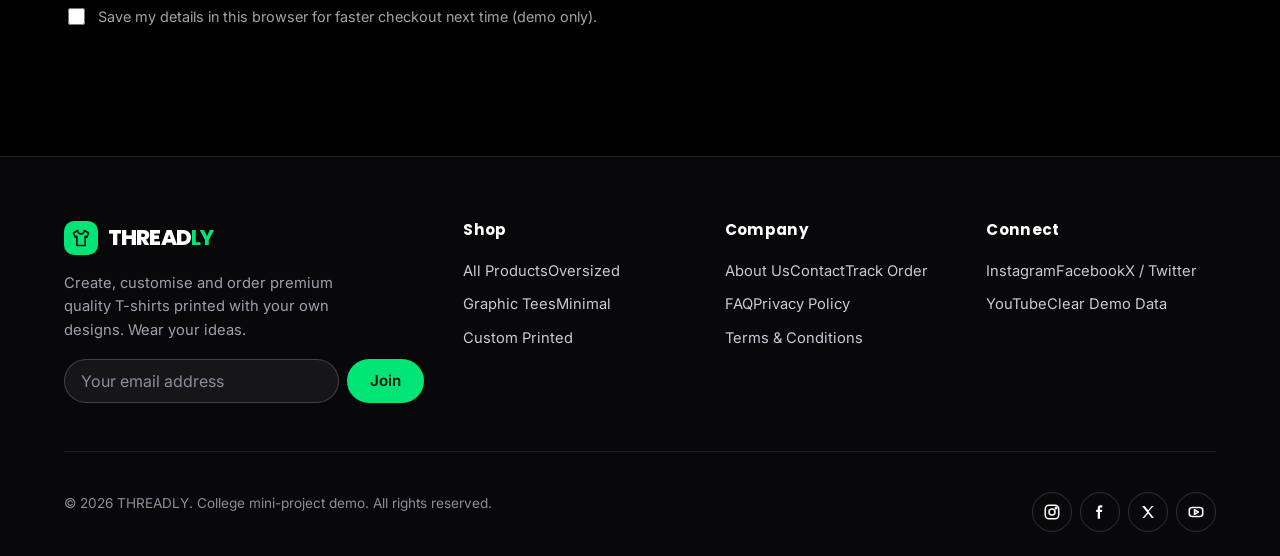
<file: checkout.html>
<!DOCTYPE html>
<html lang="en">
<head>
  <meta charset="UTF-8">
  <meta name="viewport" content="width=device-width, initial-scale=1.0">
  <meta name="description" content="THREADLY demo checkout â€” enter your delivery details and place your order. No real payment is processed.">
  <title>Checkout â€” THREADLY</title>
  <link rel="icon" href="data:image/svg+xml,%3Csvg xmlns='http://www.w3.org/2000/svg' viewBox='0 0 24 24'%3E%3Crect width='24' height='24' rx='6' fill='%23000000'/%3E%3Cpath d='M16 4l4 2.4-1.6 4-1.6-.8V20H7.2V9.6l-1.6.8L4 6.4 8 4a4 4 0 0 0 8 0z' fill='%2300e676'/%3E%3C/svg%3E">
  <link rel="preconnect" href="https://fonts.googleapis.com">
  <link rel="preconnect" href="https://fonts.gstatic.com" crossorigin>
  <link href="https://fonts.googleapis.com/css2?family=Inter:wght@400;500;600;700&family=Poppins:wght@600;700;800&display=swap" rel="stylesheet">
  <link rel="stylesheet" href="css/style.css">
  <link rel="stylesheet" href="css/responsive.css">
</head>
<body>
  <a class="skip-link" href="#main">Skip to main content</a>
  <div id="site-header"></div>

  <main id="main">
    <div class="page-hero">
      <div class="container">
        <nav class="breadcrumb" aria-label="Breadcrumb"><a href="index.html">Home</a> / <a href="cart.html">Bag</a> / Checkout</nav>
        <h1 class="h1">Checkout</h1>
        <p class="lead">Enter your delivery details below. This is a demonstration store â€” no real payment is processed.</p>
      </div>
    </div>

    <section class="section">
      <div class="container checkout-layout">
        <!-- ---------- Form ---------- -->
        <form id="checkoutForm" novalidate>
          <div class="checkout-section">
            <div class="checkout-section__head">
              <span class="step-dot">1</span>
              <h2>Contact details</h2>
            </div>
            <div class="form-row form-row--2">
              <div class="field" data-field="fullName">
                <label for="fullName">Full name</label>
                <input class="input" id="fullName" name="fullName" type="text" autocomplete="name" placeholder="e.g. Ananya Sharma" required>
                <span class="error-msg">Please enter your full name (at least 3 characters).</span>
              </div>
              <div class="field" data-field="mobile">
                <label for="mobile">Mobile number</label>
                <input class="input" id="mobile" name="mobile" type="tel" inputmode="numeric" autocomplete="tel" placeholder="10-digit mobile number" required>
                <span class="error-msg">Enter a valid 10-digit Indian mobile number.</span>
              </div>
            </div>
            <div class="field" data-field="email">
              <label for="email">Email address</label>
              <input class="input" id="email" name="email" type="email" autocomplete="email" placeholder="you@example.com" required>
              <span class="error-msg">Please enter a valid email address.</span>
            </div>
          </div>

          <div class="checkout-section">
            <div class="checkout-section__head">
              <span class="step-dot">2</span>
              <h2>Shipping address</h2>
            </div>
            <div class="field" data-field="address">
              <label for="address">Address</label>
              <textarea class="textarea" id="address" name="address" autocomplete="street-address" placeholder="House / flat number, street, area" required></textarea>
              <span class="error-msg">Please enter your full address (at least 10 characters).</span>
            </div>
            <div class="form-row form-row--2">
              <div class="field" data-field="city">
                <label for="city">City</label>
                <input class="input" id="city" name="city" type="text" autocomplete="address-level2" placeholder="e.g. Pune" required>
                <span class="error-msg">Please enter your city.</span>
              </div>
              <div class="field" data-field="state">
                <label for="state">State</label>
                <input class="input" id="state" name="state" type="text" autocomplete="address-level1" placeholder="e.g. Maharashtra" required>
                <span class="error-msg">Please enter your state.</span>
              </div>
            </div>
            <div class="field" data-field="pincode" style="max-width:240px">
              <label for="pincode">PIN code</label>
              <input class="input" id="pincode" name="pincode" type="text" inputmode="numeric" autocomplete="postal-code" placeholder="6-digit PIN" required>
              <span class="error-msg">Enter a valid 6-digit PIN code.</span>
            </div>
          </div>

          <div class="checkout-section">
            <div class="checkout-section__head">
              <span class="step-dot">3</span>
              <h2>Payment method</h2>
            </div>
            <div class="payment-options">
              <label class="payment-option">
                <input type="radio" name="payment" value="cod" checked>
                <span><b>Cash on Delivery</b><small>Pay in cash when your order arrives. Recommended for this demo.</small></span>
              </label>
              <label class="payment-option">
                <input type="radio" name="payment" value="online">
                <span><b>Demo Online Payment</b><small>Simulated online payment for demonstration purposes only.</small></span>
              </label>
            </div>
            <div class="demo-notice">
              <svg viewBox="0 0 24 24" fill="none" stroke="currentColor" stroke-width="2" stroke-linecap="round" stroke-linejoin="round"><circle cx="12" cy="12" r="9"/><path d="M12 11v5M12 7.5v.01"/></svg>
              <span><b>Simulation notice:</b> This is a frontend-only project. No card details are collected and no real payment is processed. Selecting "Demo Online Payment" simply marks the order as paid for the demonstration.</span>
            </div>
          </div>

          <label class="checkbox mb-0">
            <input type="checkbox" id="saveInfo">
            <span>Save my details in this browser for faster checkout next time (demo only).</span>
          </label>
        </form>

        <!-- ---------- Summary ---------- -->
        <aside class="summary-card" aria-label="Order summary">
          <h3>Your Order</h3>
          <div class="mini-cart" id="miniCart"><!-- injected --></div>
          <div class="divider"></div>
          <div class="summary-row"><span>Subtotal</span><span id="sumSubtotal">â‚¹0</span></div>
          <div class="summary-row summary-row--discount"><span>Discount</span><span id="sumDiscount">âˆ’â‚¹0</span></div>
          <div class="summary-row"><span>Delivery</span><span id="sumDelivery">â‚¹0</span></div>
          <div class="summary-total"><span>Total</span><b id="sumTotal">â‚¹0</b></div>
          <button class="btn btn--accent btn--block btn--lg mt-5" type="submit" form="checkoutForm" id="placeOrderBtn">Place Order</button>
          <a class="btn btn--ghost btn--block mt-2" href="cart.html">Back to Bag</a>
          <p class="secure-note">
            <svg viewBox="0 0 24 24" fill="none" stroke="currentColor" stroke-width="2" stroke-linecap="round" stroke-linejoin="round"><rect x="4" y="10" width="16" height="10" rx="2"/><path d="M8 10V7a4 4 0 0 1 8 0v3"/></svg>
            Demo checkout &middot; your data stays in this browser
          </p>
        </aside>
      </div>
    </section>
  </main>

  <div id="site-footer"></div>

  <script src="js/storage.js"></script>
  <script src="js/data.js"></script>
  <script src="js/app.js"></script>
  <script src="js/checkout.js"></script>
</body>
</html>
</file>
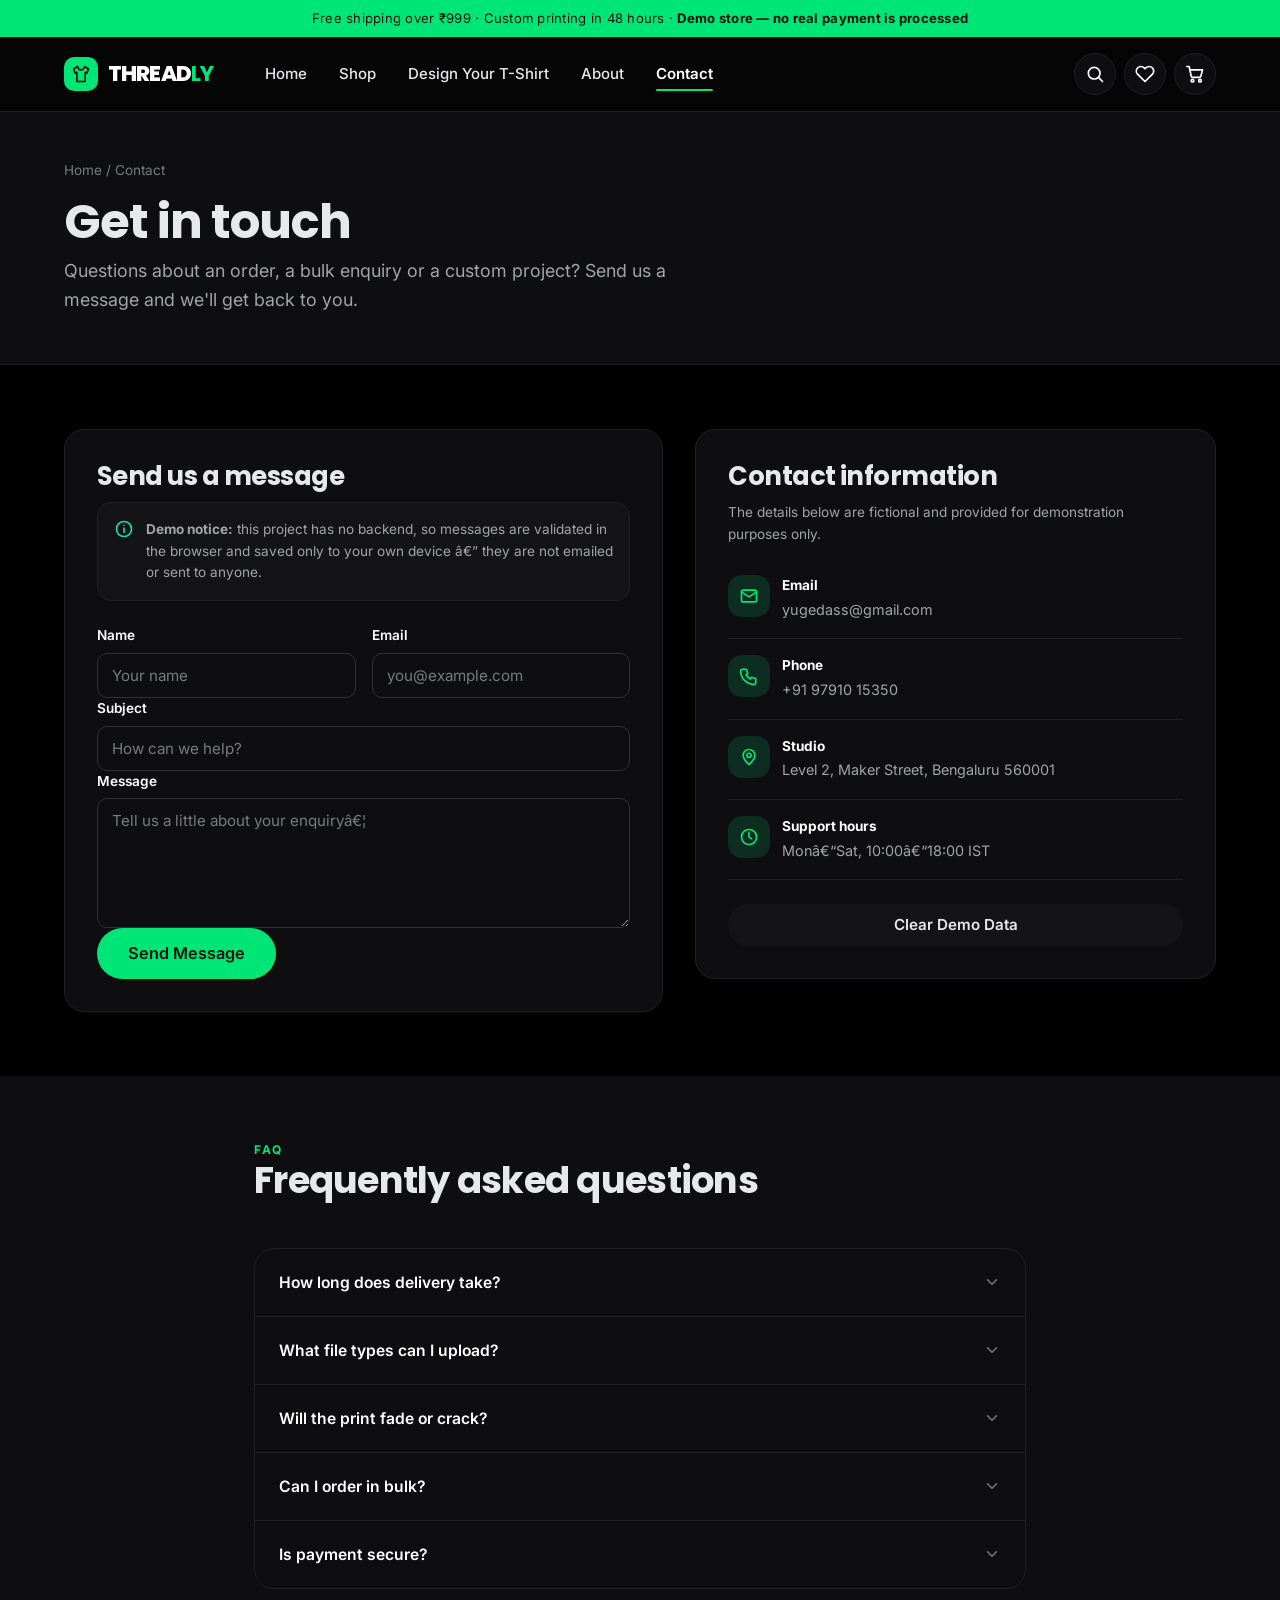
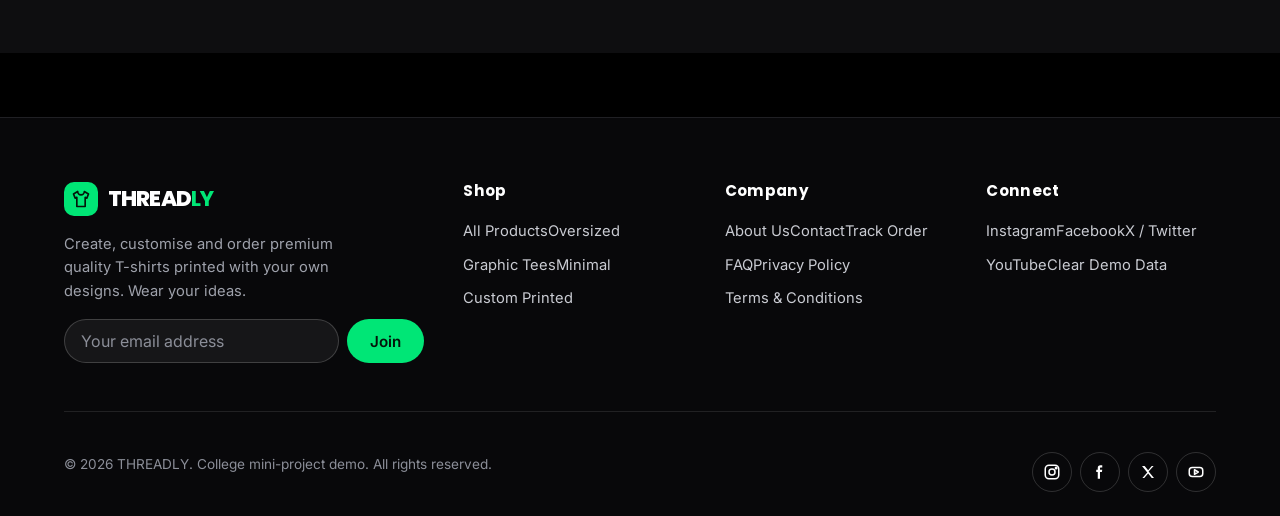
<file: contact.html>
<!DOCTYPE html>
<html lang="en">
<head>
  <meta charset="UTF-8">
  <meta name="viewport" content="width=device-width, initial-scale=1.0">
  <meta name="description" content="Contact THREADLY â€” send us a message, find answers to common questions and reach our (demo) support team.">
  <title>Contact â€” THREADLY</title>
  <link rel="icon" href="data:image/svg+xml,%3Csvg xmlns='http://www.w3.org/2000/svg' viewBox='0 0 24 24'%3E%3Crect width='24' height='24' rx='6' fill='%23000000'/%3E%3Cpath d='M16 4l4 2.4-1.6 4-1.6-.8V20H7.2V9.6l-1.6.8L4 6.4 8 4a4 4 0 0 0 8 0z' fill='%2300e676'/%3E%3C/svg%3E">
  <link rel="preconnect" href="https://fonts.googleapis.com">
  <link rel="preconnect" href="https://fonts.gstatic.com" crossorigin>
  <link href="https://fonts.googleapis.com/css2?family=Inter:wght@400;500;600;700&family=Poppins:wght@600;700;800&display=swap" rel="stylesheet">
  <link rel="stylesheet" href="css/style.css">
  <link rel="stylesheet" href="css/responsive.css">
</head>
<body>
  <a class="skip-link" href="#main">Skip to main content</a>
  <div id="site-header"></div>

  <main id="main">
    <div class="page-hero">
      <div class="container">
        <nav class="breadcrumb" aria-label="Breadcrumb"><a href="index.html">Home</a> / Contact</nav>
        <h1 class="h1">Get in touch</h1>
        <p class="lead">Questions about an order, a bulk enquiry or a custom project? Send us a message and we'll get back to you.</p>
      </div>
    </div>

    <section class="section">
      <div class="container contact-layout">
        <!-- Form -->
        <div class="contact-card">
          <h2 class="h3">Send us a message</h2>
          <div class="demo-banner">
            <svg viewBox="0 0 24 24" fill="none" stroke="currentColor" stroke-width="2" stroke-linecap="round" stroke-linejoin="round"><circle cx="12" cy="12" r="9"/><path d="M12 11v5M12 7.5v.01"/></svg>
            <span><b>Demo notice:</b> this project has no backend, so messages are validated in the browser and saved only to your own device â€” they are not emailed or sent to anyone.</span>
          </div>

          <form id="contactForm" novalidate>
            <div class="form-row form-row--2">
              <div class="field" data-field="name">
                <label for="cName">Name</label>
                <input class="input" id="cName" name="name" type="text" placeholder="Your name" autocomplete="name" required>
                <span class="error-msg">Please enter your name (at least 2 characters).</span>
              </div>
              <div class="field" data-field="email">
                <label for="cEmail">Email</label>
                <input class="input" id="cEmail" name="email" type="email" placeholder="you@example.com" autocomplete="email" required>
                <span class="error-msg">Please enter a valid email address.</span>
              </div>
            </div>
            <div class="field" data-field="subject">
              <label for="cSubject">Subject</label>
              <input class="input" id="cSubject" name="subject" type="text" placeholder="How can we help?" required>
              <span class="error-msg">Please enter a subject (at least 3 characters).</span>
            </div>
            <div class="field" data-field="message">
              <label for="cMessage">Message</label>
              <textarea class="textarea" id="cMessage" name="message" placeholder="Tell us a little about your enquiryâ€¦" required></textarea>
              <span class="error-msg">Please enter a message (at least 10 characters).</span>
            </div>
            <button class="btn btn--accent btn--lg" type="submit">Send Message</button>
          </form>
        </div>

        <!-- Info -->
        <aside class="contact-card">
          <h2 class="h3">Contact information</h2>
          <p class="small">The details below are fictional and provided for demonstration purposes only.</p>
          <div class="contact-info-item">
            <span class="ic" aria-hidden="true"><svg viewBox="0 0 24 24" width="20" height="20" fill="none" stroke="currentColor" stroke-width="2" stroke-linecap="round" stroke-linejoin="round"><rect x="3" y="5" width="18" height="14" rx="2"/><path d="M3 7l9 6 9-6"/></svg></span>
            <div><b>Email</b><span>yugedass@gmail.com</span></div>
          </div>
          <div class="contact-info-item">
            <span class="ic" aria-hidden="true"><svg viewBox="0 0 24 24" width="20" height="20" fill="none" stroke="currentColor" stroke-width="2" stroke-linecap="round" stroke-linejoin="round"><path d="M4 4h5l1.5 5-2 1.5a12 12 0 0 0 5 5l1.5-2 5 1.5V20a2 2 0 0 1-2 2A16 16 0 0 1 2 6a2 2 0 0 1 2-2z"/></svg></span>
            <div><b>Phone</b><span>+91 97910 15350</span></div>
          </div>
          <div class="contact-info-item">
            <span class="ic" aria-hidden="true"><svg viewBox="0 0 24 24" width="20" height="20" fill="none" stroke="currentColor" stroke-width="2" stroke-linecap="round" stroke-linejoin="round"><path d="M12 21s7-6 7-11a7 7 0 1 0-14 0c0 5 7 11 7 11z"/><circle cx="12" cy="10" r="2.5"/></svg></span>
            <div><b>Studio</b><span>Level 2, Maker Street, Bengaluru 560001</span></div>
          </div>
          <div class="contact-info-item">
            <span class="ic" aria-hidden="true"><svg viewBox="0 0 24 24" width="20" height="20" fill="none" stroke="currentColor" stroke-width="2" stroke-linecap="round" stroke-linejoin="round"><circle cx="12" cy="12" r="9"/><path d="M12 7v5l3 2"/></svg></span>
            <div><b>Support hours</b><span>Monâ€“Sat, 10:00â€“18:00 IST</span></div>
          </div>
          <div class="mt-5">
            <button class="btn btn--ghost btn--block" type="button" data-reset-data>Clear Demo Data</button>
          </div>
        </aside>
      </div>
    </section>

    <!-- FAQ -->
    <section class="section section--alt" id="faq">
      <div class="container" style="max-width:820px">
        <div class="section-head">
          <div>
            <p class="eyebrow">FAQ</p>
            <h2 class="h2">Frequently asked questions</h2>
          </div>
        </div>
        <div class="faq" id="faqList">
          <div class="faq__item">
            <button class="faq__q" type="button" data-faq aria-expanded="false">How long does delivery take?<svg viewBox="0 0 24 24" fill="none" stroke="currentColor" stroke-width="2" stroke-linecap="round" stroke-linejoin="round"><path d="M6 9l6 6 6-6"/></svg></button>
            <div class="faq__a"><p>Because every shirt is printed on demand, we print within 48 hours and deliver across India in roughly 3â€“6 working days. Timelines are indicative for this demonstration.</p></div>
          </div>
          <div class="faq__item">
            <button class="faq__q" type="button" data-faq aria-expanded="false">What file types can I upload?<svg viewBox="0 0 24 24" fill="none" stroke="currentColor" stroke-width="2" stroke-linecap="round" stroke-linejoin="round"><path d="M6 9l6 6 6-6"/></svg></button>
            <div class="faq__a"><p>PNG, JPG, JPEG and WebP images up to 5 MB. For the crispest print, use a transparent PNG with a resolution of at least 1500 pixels on the longest side.</p></div>
          </div>
          <div class="faq__item">
            <button class="faq__q" type="button" data-faq aria-expanded="false">Will the print fade or crack?<svg viewBox="0 0 24 24" fill="none" stroke="currentColor" stroke-width="2" stroke-linecap="round" stroke-linejoin="round"><path d="M6 9l6 6 6-6"/></svg></button>
            <div class="faq__a"><p>We use water-based DTG inks that bond with the fabric. Wash inside-out in cold water and avoid ironing directly on the print to keep it looking fresh.</p></div>
          </div>
          <div class="faq__item">
            <button class="faq__q" type="button" data-faq aria-expanded="false">Can I order in bulk?<svg viewBox="0 0 24 24" fill="none" stroke="currentColor" stroke-width="2" stroke-linecap="round" stroke-linejoin="round"><path d="M6 9l6 6 6-6"/></svg></button>
            <div class="faq__a"><p>Yes. For quantity pricing and corporate or college orders, send us a message using the form above with your requirements and quantity.</p></div>
          </div>
          <div class="faq__item">
            <button class="faq__q" type="button" data-faq aria-expanded="false">Is payment secure?<svg viewBox="0 0 24 24" fill="none" stroke="currentColor" stroke-width="2" stroke-linecap="round" stroke-linejoin="round"><path d="M6 9l6 6 6-6"/></svg></button>
            <div class="faq__a"><p>This is a frontend-only college project. No real payment is processed and no card details are collected â€” the online payment option is a clearly-labelled simulation.</p></div>
          </div>
        </div>
      </div>
    </section>
  </main>

  <div id="site-footer"></div>

  <script src="js/storage.js"></script>
  <script src="js/data.js"></script>
  <script src="js/app.js"></script>
  <script>
    /* Contact form â€” local demo validation + toast. Nothing is sent anywhere. */
    (function () {
      var form = document.getElementById("contactForm");
      if (!form) return;
      var rules = {
        name: function (v) { return v.trim().length >= 2; },
        email: function (v) { return /^[^\s@]+@[^\s@]+\.[^\s@]{2,}$/.test(v.trim()); },
        subject: function (v) { return v.trim().length >= 3; },
        message: function (v) { return v.trim().length >= 10; }
      };
      function wrap(n) { return form.querySelector('[data-field="' + n + '"]'); }
      function validate(n) {
        var input = form.elements[n];
        var ok = rules[n](input.value);
        wrap(n).classList.toggle("has-error", !ok);
        input.setAttribute("aria-invalid", ok ? "false" : "true");
        return ok;
      }
      Object.keys(rules).forEach(function (n) {
        var input = form.elements[n];
        input.addEventListener("blur", function () { if (input.value.trim()) validate(n); });
        input.addEventListener("input", function () { if (wrap(n).classList.contains("has-error")) validate(n); });
      });
      form.addEventListener("submit", function (e) {
        e.preventDefault();
        var firstBad = null;
        Object.keys(rules).forEach(function (n) {
          if (!validate(n) && !firstBad) firstBad = form.elements[n];
        });
        if (firstBad) {
          firstBad.focus();
          window.Toast.show("Please check the form", "Some fields need your attention.", "error");
          return;
        }
        window.Store.addMessage({
          id: window.Utils.uid("msg"),
          at: Date.now(),
          name: form.elements.name.value.trim(),
          email: form.elements.email.value.trim(),
          subject: form.elements.subject.value.trim(),
          message: form.elements.message.value.trim()
        });
        form.reset();
        window.Toast.show("Message sent", "Thanks! This demo saved your message locally â€” it was not emailed.", "success");
      });
    })();
  </script>
</body>
</html>
</file>
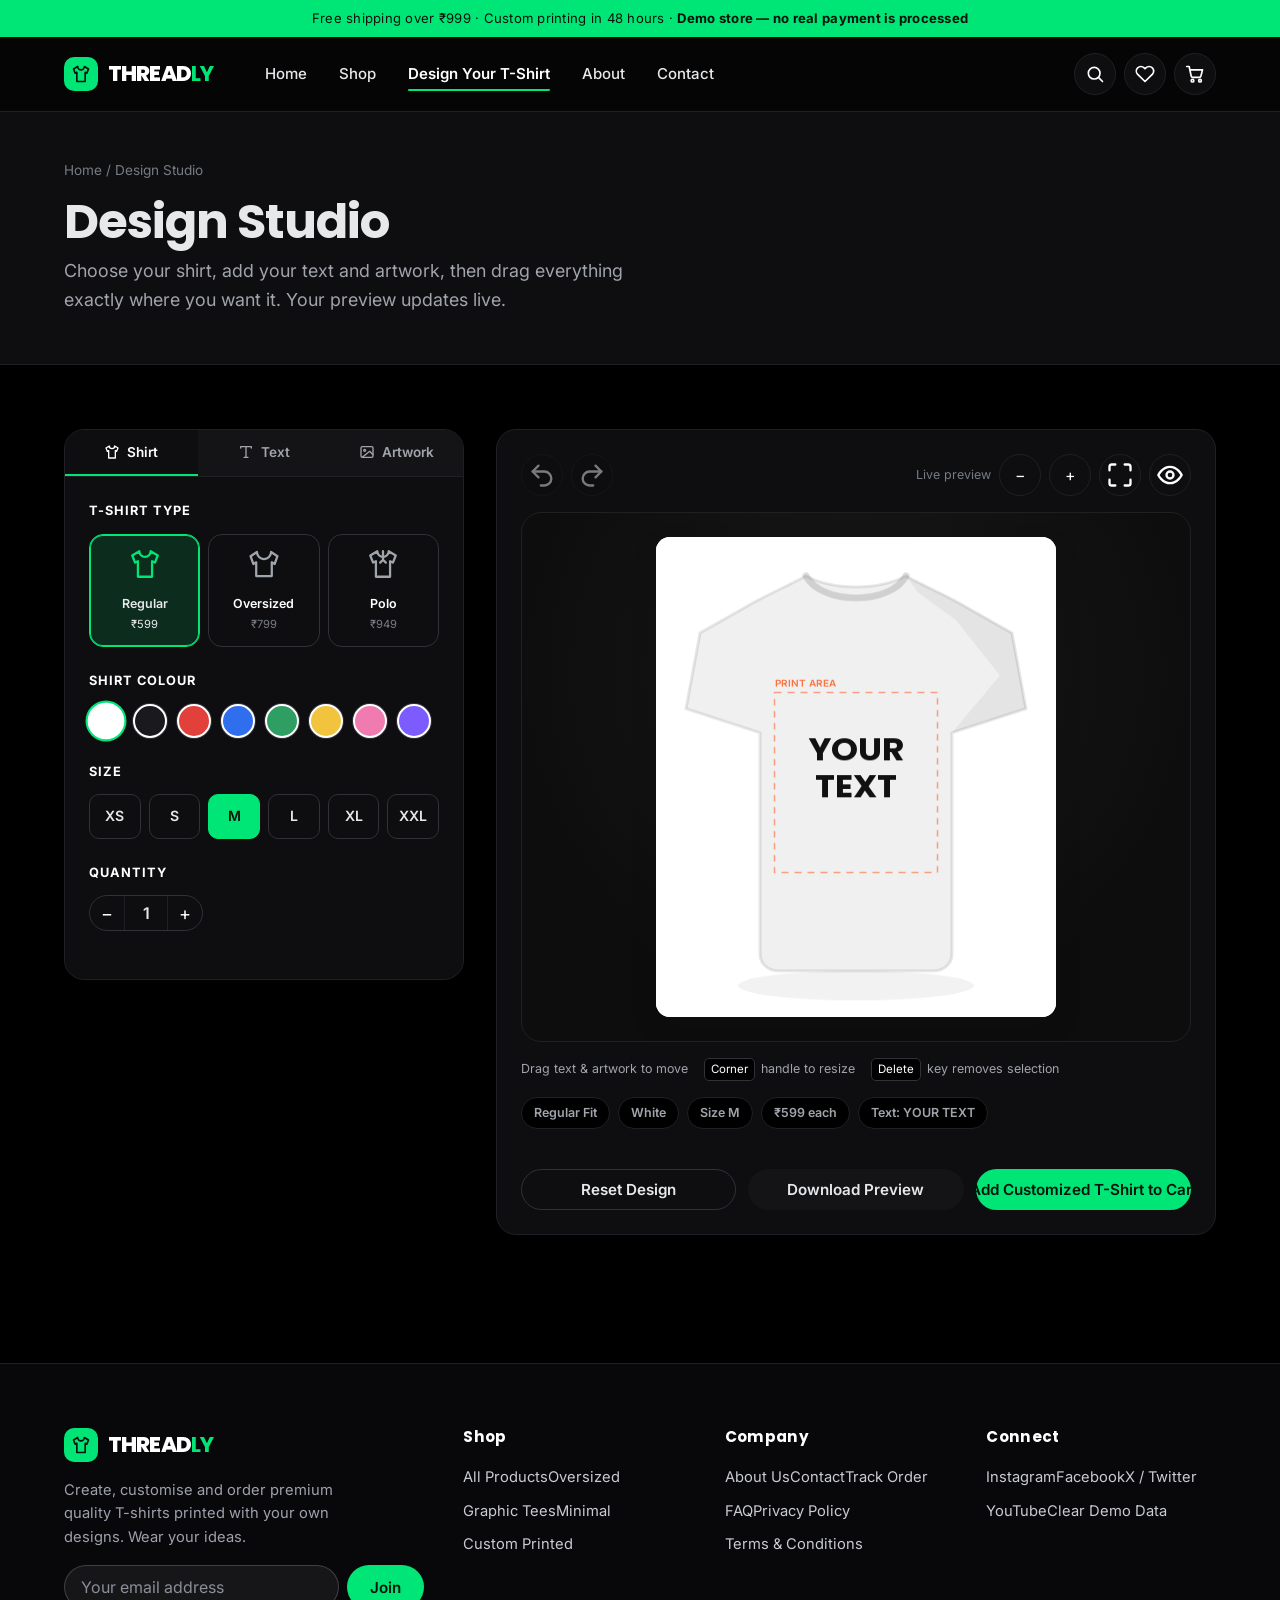
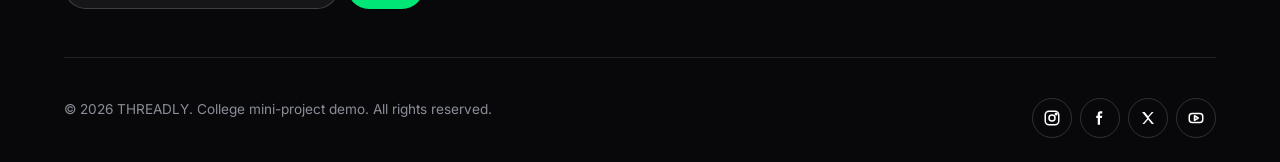
<file: designer.html>
<!DOCTYPE html>
<html lang="en">
<head>
  <meta charset="UTF-8">
  <meta name="viewport" content="width=device-width, initial-scale=1.0">
  <meta name="description" content="Design your own T-shirt â€” choose a fit, colour and size, add custom text and upload artwork with a live preview.">
  <title>Design Your T-Shirt â€” THREADLY</title>
  <link rel="icon" href="data:image/svg+xml,%3Csvg xmlns='http://www.w3.org/2000/svg' viewBox='0 0 24 24'%3E%3Crect width='24' height='24' rx='6' fill='%23000000'/%3E%3Cpath d='M16 4l4 2.4-1.6 4-1.6-.8V20H7.2V9.6l-1.6.8L4 6.4 8 4a4 4 0 0 0 8 0z' fill='%2300e676'/%3E%3C/svg%3E">
  <link rel="preconnect" href="https://fonts.googleapis.com">
  <link rel="preconnect" href="https://fonts.gstatic.com" crossorigin>
  <link href="https://fonts.googleapis.com/css2?family=Bebas+Neue&family=Inter:wght@400;500;600;700&family=Pacifico&family=Playfair+Display:ital,wght@0,700;1,700&family=Poppins:wght@600;700;800&display=swap" rel="stylesheet">
  <link rel="stylesheet" href="css/style.css">
  <link rel="stylesheet" href="css/responsive.css">
  <link rel="stylesheet" href="css/designer.css">
</head>
<body>
  <a class="skip-link" href="#main">Skip to main content</a>
  <div id="site-header"></div>

  <main id="main">
    <div class="page-hero">
      <div class="container">
        <nav class="breadcrumb" aria-label="Breadcrumb"><a href="index.html">Home</a> / Design Studio</nav>
        <h1 class="h1">Design Studio</h1>
        <p class="lead">Choose your shirt, add your text and artwork, then drag everything exactly where you want it. Your preview updates live.</p>
      </div>
    </div>

    <section class="section">
      <div class="container">
        <div class="studio">

          <!-- ============ LEFT: CONTROLS ============ -->
          <div class="studio-panel">
            <div class="studio-tabs" role="tablist" aria-label="Design controls">
              <button class="studio-tab is-active" type="button" role="tab" aria-selected="true" data-tab="shirt">
                <svg viewBox="0 0 24 24" fill="none" stroke="currentColor" stroke-width="2" stroke-linecap="round" stroke-linejoin="round"><path d="M16 3l5 3-2 5-2-1v11H7V10L5 11 3 6l5-3a4 4 0 0 0 8 0z"/></svg><span>Shirt</span>
              </button>
              <button class="studio-tab" type="button" role="tab" aria-selected="false" data-tab="text">
                <svg viewBox="0 0 24 24" fill="none" stroke="currentColor" stroke-width="2" stroke-linecap="round" stroke-linejoin="round"><path d="M4 6V4h16v2M12 4v16M9 20h6"/></svg><span>Text</span>
              </button>
              <button class="studio-tab" type="button" role="tab" aria-selected="false" data-tab="upload">
                <svg viewBox="0 0 24 24" fill="none" stroke="currentColor" stroke-width="2" stroke-linecap="round" stroke-linejoin="round"><rect x="3" y="4" width="18" height="16" rx="2"/><circle cx="8.5" cy="9.5" r="1.5"/><path d="M21 16l-5-5L5 20"/></svg><span>Artwork</span>
              </button>
            </div>

            <div class="studio-panel__body">
              <!-- ---------- Shirt tab ---------- -->
              <div class="panel-section is-active" id="tab-shirt" role="tabpanel" aria-label="Shirt options">
                <div class="control-group">
                  <span class="control-label">T-shirt type</span>
                  <div class="fit-cards">
                    <label class="fit-card">
                      <input type="radio" name="fit" value="regular" checked>
                      <svg viewBox="0 0 24 24" fill="none" stroke="currentColor" stroke-width="1.6" stroke-linecap="round" stroke-linejoin="round"><path d="M16 3l5 3-2 5-2-1v11H7V10L5 11 3 6l5-3a4 4 0 0 0 8 0z"/></svg>
                      <b>Regular</b><small>&#8377;599</small>
                    </label>
                    <label class="fit-card">
                      <input type="radio" name="fit" value="oversized">
                      <svg viewBox="0 0 24 24" fill="none" stroke="currentColor" stroke-width="1.6" stroke-linecap="round" stroke-linejoin="round"><path d="M17 3.5l4.5 3-2 5.5-2-1.2v9.7H6.5V10.8l-2 1.2-2-5.5 4.5-3a4.5 4.5 0 0 0 10 0z"/></svg>
                      <b>Oversized</b><small>&#8377;799</small>
                    </label>
                    <label class="fit-card">
                      <input type="radio" name="fit" value="polo">
                      <svg viewBox="0 0 24 24" fill="none" stroke="currentColor" stroke-width="1.6" stroke-linecap="round" stroke-linejoin="round"><path d="M16 3l5 3-2 5-2-1v11H7V10L5 11 3 6l5-3a4 4 0 0 0 8 0z"/><path d="M12 3v6M12 9l-2 2M12 9l2 2"/></svg>
                      <b>Polo</b><small>&#8377;949</small>
                    </label>
                  </div>
                </div>

                <div class="control-group">
                  <span class="control-label">Shirt colour</span>
                  <div class="swatch-picker" id="shirtColors"><!-- injected --></div>
                </div>

                <div class="control-group">
                  <span class="control-label">Size</span>
                  <div class="segment segment--grow" id="sizeOptions"><!-- injected --></div>
                </div>

                <div class="control-group">
                  <span class="control-label">Quantity</span>
                  <div class="qty-stepper">
                    <button type="button" id="qtyMinus" aria-label="Decrease quantity">&minus;</button>
                    <input type="number" id="qtyInput" value="1" min="1" max="99" aria-label="Quantity">
                    <button type="button" id="qtyPlus" aria-label="Increase quantity">+</button>
                  </div>
                </div>
              </div>

              <!-- ---------- Text tab ---------- -->
              <div class="panel-section" id="tab-text" role="tabpanel" aria-label="Text options">
                <div class="control-group">
                  <label for="customText">Your text</label>
                  <input class="input" id="customText" type="text" maxlength="40" value="YOUR TEXT" placeholder="Type somethingâ€¦">
                  <p class="help">Up to 40 characters. Drag the text on the shirt to reposition it.</p>
                </div>
                <div class="control-group">
                  <label for="fontFamily">Font</label>
                  <select class="select" id="fontFamily">
                    <option value="Poppins">Poppins (bold)</option>
                    <option value="Inter">Inter</option>
                    <option value="Bebas Neue">Bebas Neue</option>
                    <option value="Playfair Display">Playfair Display</option>
                    <option value="Pacifico">Pacifico (script)</option>
                    <option value="Impact">Impact</option>
                    <option value="Georgia">Georgia</option>
                    <option value="Courier New">Courier New</option>
                  </select>
                </div>
                <div class="control-group">
                  <label for="fontSize">Font size</label>
                  <div class="range-row">
                    <input class="range" id="fontSize" type="range" min="14" max="80" value="34">
                    <output id="fontSizeOut">34</output>
                  </div>
                </div>
                <div class="control-group">
                  <span class="control-label">Text style</span>
                  <div class="toolbar-row">
                    <button class="tool-btn" type="button" id="btnBold" aria-pressed="true"><strong>B</strong> Bold</button>
                    <button class="tool-btn" type="button" id="btnItalic" aria-pressed="false"><em>I</em> Italic</button>
                  </div>
                </div>
                <div class="control-group">
                  <span class="control-label">Alignment</span>
                  <div class="toolbar-row" id="alignTools">
                    <button class="tool-btn" type="button" data-align="left" aria-label="Align left">
                      <svg viewBox="0 0 24 24" fill="none" stroke="currentColor" stroke-width="2" stroke-linecap="round"><path d="M4 6h16M4 10h10M4 14h16M4 18h10"/></svg>
                    </button>
                    <button class="tool-btn is-active" type="button" data-align="center" aria-label="Align centre">
                      <svg viewBox="0 0 24 24" fill="none" stroke="currentColor" stroke-width="2" stroke-linecap="round"><path d="M4 6h16M7 10h10M4 14h16M7 18h10"/></svg>
                    </button>
                    <button class="tool-btn" type="button" data-align="right" aria-label="Align right">
                      <svg viewBox="0 0 24 24" fill="none" stroke="currentColor" stroke-width="2" stroke-linecap="round"><path d="M4 6h16M10 10h10M4 14h16M10 18h10"/></svg>
                    </button>
                  </div>
                </div>
                <div class="control-group">
                  <span class="control-label">Text colour</span>
                  <input class="color-input" id="textColor" type="color" value="#111111" aria-label="Text colour">
                </div>
                <div class="control-group">
                  <label class="checkbox"><input type="checkbox" id="showText" checked> <span>Show text on the shirt</span></label>
                </div>
              </div>

              <!-- ---------- Upload tab ---------- -->
              <div class="panel-section" id="tab-upload" role="tabpanel" aria-label="Artwork options">
                <div class="control-group">
                  <span class="control-label">Upload artwork</span>
                  <div class="dropzone" id="dropzone" tabindex="0" role="button" aria-label="Upload artwork">
                    <svg viewBox="0 0 24 24" fill="none" stroke="currentColor" stroke-width="1.8" stroke-linecap="round" stroke-linejoin="round"><path d="M12 21V9M7 13l5-5 5 5M4 4h16"/></svg>
                    <p><b>Click to upload</b> or drag &amp; drop</p>
                    <p class="small">PNG, JPG, JPEG or WebP &middot; up to 5 MB</p>
                  </div>
                  <input type="file" id="artInput" accept="image/png,image/jpeg,image/webp" class="hidden">
                  <div class="upload-preview hidden" id="artPreview">
                    <img id="artThumb" alt="Uploaded artwork preview">
                    <div class="meta"><b id="artName">artwork.png</b><span id="artSize"></span></div>
                    <button class="icon-btn" type="button" id="removeArt" aria-label="Remove artwork">
                      <svg viewBox="0 0 24 24" fill="none" stroke="currentColor" stroke-width="2" stroke-linecap="round" stroke-linejoin="round"><path d="M4 7h16M9 7V5a1 1 0 0 1 1-1h4a1 1 0 0 1 1 1v2M6 7l1 13a1 1 0 0 0 1 1h8a1 1 0 0 0 1-1l1-13"/></svg>
                    </button>
                  </div>
                </div>
                <div class="control-group">
                  <span class="control-label">Artwork size</span>
                  <div class="range-row">
                    <input class="range" id="artScale" type="range" min="20" max="220" value="80">
                    <output id="artScaleOut">80px</output>
                  </div>
                  <p class="help">You can also drag the corner handle on the shirt to resize.</p>
                </div>
                <div class="control-group">
                  <button class="btn btn--danger btn--block" type="button" id="removeArt2">Remove artwork</button>
                </div>
              </div>
            </div>
          </div>

          <!-- ============ RIGHT: PREVIEW ============ -->
          <div class="studio-preview">
            <div class="preview-toolbar">
              <button class="icon-btn" type="button" id="undoBtn" aria-label="Undo" title="Undo">
                <svg viewBox="0 0 24 24" fill="none" stroke="currentColor" stroke-width="2" stroke-linecap="round" stroke-linejoin="round"><path d="M9 14L4 9l5-5"/><path d="M4 9h10a6 6 0 1 1 0 12h-3"/></svg>
              </button>
              <button class="icon-btn" type="button" id="redoBtn" aria-label="Redo" title="Redo">
                <svg viewBox="0 0 24 24" fill="none" stroke="currentColor" stroke-width="2" stroke-linecap="round" stroke-linejoin="round"><path d="M15 14l5-5-5-5"/><path d="M20 9H10a6 6 0 1 0 0 12h3"/></svg>
              </button>
              <span class="spacer"></span>
              <span class="preview-hint">Live preview</span>
              <button class="icon-btn" type="button" id="zoomOut" aria-label="Zoom out" title="Zoom out">&minus;</button>
              <button class="icon-btn" type="button" id="zoomIn" aria-label="Zoom in" title="Zoom in">+</button>
              <button class="icon-btn" type="button" id="zoomFit" aria-label="Reset zoom" title="Reset zoom">
                <svg viewBox="0 0 24 24" fill="none" stroke="currentColor" stroke-width="2" stroke-linecap="round" stroke-linejoin="round"><path d="M3 8V5a2 2 0 0 1 2-2h3M16 3h3a2 2 0 0 1 2 2v3M21 16v3a2 2 0 0 1-2 2h-3M8 21H5a2 2 0 0 1-2-2v-3"/></svg>
              </button>
              <button class="icon-btn" type="button" id="fullPreview" aria-label="Full preview" title="Full preview">
                <svg viewBox="0 0 24 24" fill="none" stroke="currentColor" stroke-width="2" stroke-linecap="round" stroke-linejoin="round"><path d="M2 12s3.5-7 10-7 10 7 10 7-3.5 7-10 7S2 12 2 12z"/><circle cx="12" cy="12" r="3"/></svg>
              </button>
            </div>

            <div class="canvas-stage" id="canvasStage">
              <canvas id="designCanvas" width="400" height="520" aria-label="Live T-shirt design preview"></canvas>
            </div>

            <div class="selection-hint" aria-hidden="true">
              <span>Drag text &amp; artwork to move</span>
              <span><kbd>Corner</kbd> handle to resize</span>
              <span><kbd>Delete</kbd> key removes selection</span>
            </div>

            <div class="design-summary" id="designSummary"><!-- injected --></div>

            <div class="studio-actions">
              <button class="btn btn--outline" type="button" id="resetDesign">Reset Design</button>
              <button class="btn btn--ghost" type="button" id="downloadPreview">Download Preview</button>
              <button class="btn btn--accent" type="button" id="addCustomToCart">Add Customized T-Shirt to Cart</button>
            </div>
          </div>

        </div>
      </div>
    </section>
  </main>

  <div id="site-footer"></div>

  <script src="js/storage.js"></script>
  <script src="js/data.js"></script>
  <script src="js/app.js"></script>
  <script src="js/designer.js"></script>
</body>
</html>
</file>
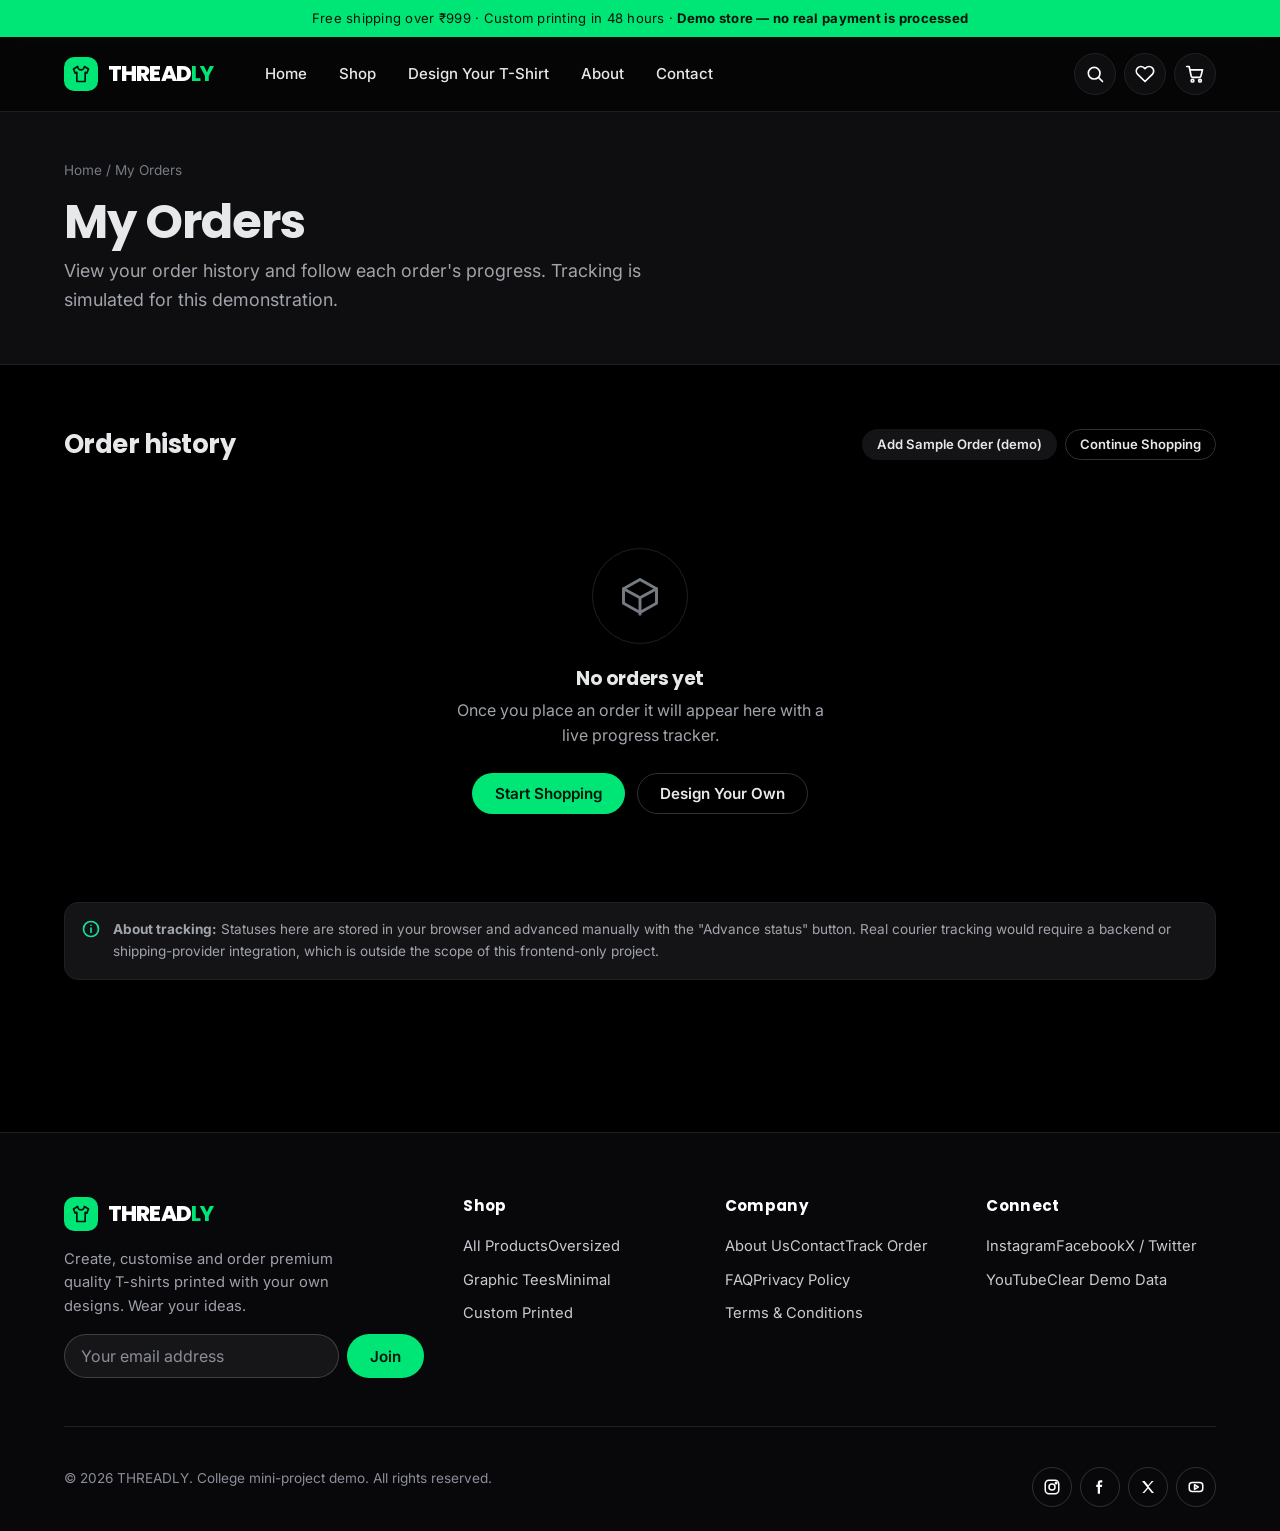
<file: orders.html>
<!DOCTYPE html>
<html lang="en">
<head>
  <meta charset="UTF-8">
  <meta name="viewport" content="width=device-width, initial-scale=1.0">
  <meta name="description" content="Track your THREADLY orders â€” view order status, items and delivery details. Demonstration tracking only.">
  <title>My Orders â€” THREADLY</title>
  <link rel="icon" href="data:image/svg+xml,%3Csvg xmlns='http://www.w3.org/2000/svg' viewBox='0 0 24 24'%3E%3Crect width='24' height='24' rx='6' fill='%23000000'/%3E%3Cpath d='M16 4l4 2.4-1.6 4-1.6-.8V20H7.2V9.6l-1.6.8L4 6.4 8 4a4 4 0 0 0 8 0z' fill='%2300e676'/%3E%3C/svg%3E">
  <link rel="preconnect" href="https://fonts.googleapis.com">
  <link rel="preconnect" href="https://fonts.gstatic.com" crossorigin>
  <link href="https://fonts.googleapis.com/css2?family=Inter:wght@400;500;600;700&family=Poppins:wght@600;700;800&display=swap" rel="stylesheet">
  <link rel="stylesheet" href="css/style.css">
  <link rel="stylesheet" href="css/responsive.css">
</head>
<body>
  <a class="skip-link" href="#main">Skip to main content</a>
  <div id="site-header"></div>

  <main id="main">
    <div class="page-hero">
      <div class="container">
        <nav class="breadcrumb" aria-label="Breadcrumb"><a href="index.html">Home</a> / My Orders</nav>
        <h1 class="h1">My Orders</h1>
        <p class="lead">View your order history and follow each order's progress. Tracking is simulated for this demonstration.</p>
      </div>
    </div>

    <section class="section">
      <div class="container">
        <div id="newOrderBanner" class="hidden"></div>

        <div class="flex justify-between items-center mb-0 wrap gap-3" style="margin-bottom:24px">
          <h2 class="h3 mb-0">Order history</h2>
          <div class="flex gap-2 wrap">
            <button class="btn btn--ghost btn--sm" type="button" id="addSampleOrder">Add Sample Order (demo)</button>
            <a class="btn btn--outline btn--sm" href="products.html">Continue Shopping</a>
          </div>
        </div>

        <div id="ordersList"><!-- injected --></div>

        <div id="ordersEmpty" class="empty hidden">
          <div class="empty__icon" aria-hidden="true">
            <svg viewBox="0 0 24 24" width="44" height="44" fill="none" stroke="currentColor" stroke-width="1.6" stroke-linecap="round" stroke-linejoin="round"><path d="M21 8l-9-5-9 5v8l9 5 9-5z"/><path d="M3 8l9 5 9-5M12 13v9"/></svg>
          </div>
          <h3>No orders yet</h3>
          <p>Once you place an order it will appear here with a live progress tracker.</p>
          <div class="flex gap-3" style="justify-content:center;flex-wrap:wrap">
            <a class="btn btn--accent" href="products.html">Start Shopping</a>
            <a class="btn btn--outline" href="designer.html">Design Your Own</a>
          </div>
        </div>

        <div class="demo-banner mt-5">
          <svg viewBox="0 0 24 24" fill="none" stroke="currentColor" stroke-width="2" stroke-linecap="round" stroke-linejoin="round"><circle cx="12" cy="12" r="9"/><path d="M12 11v5M12 7.5v.01"/></svg>
          <span><b>About tracking:</b> Statuses here are stored in your browser and advanced manually with the "Advance status" button. Real courier tracking would require a backend or shipping-provider integration, which is outside the scope of this frontend-only project.</span>
        </div>
      </div>
    </section>
  </main>

  <div id="site-footer"></div>

  <script src="js/storage.js"></script>
  <script src="js/data.js"></script>
  <script src="js/app.js"></script>
  <script src="js/orders.js"></script>
</body>
</html>
</file>
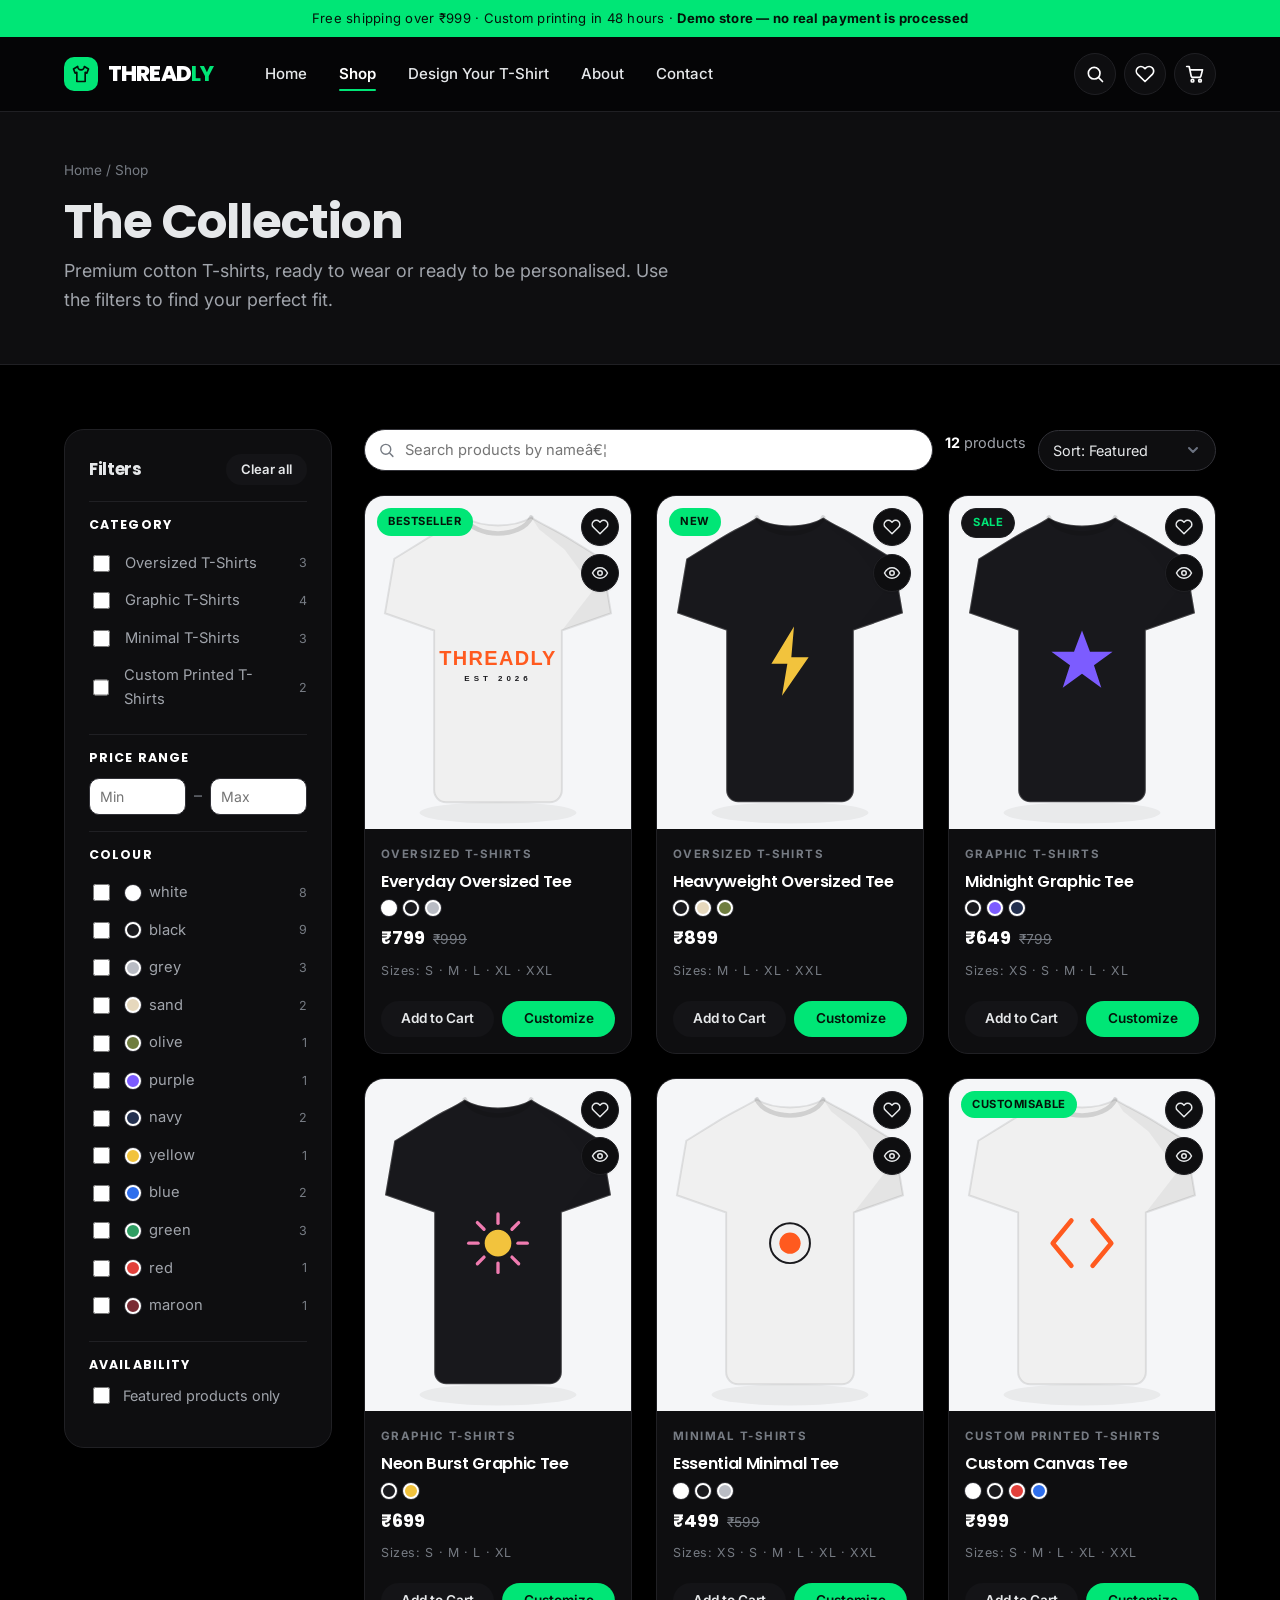
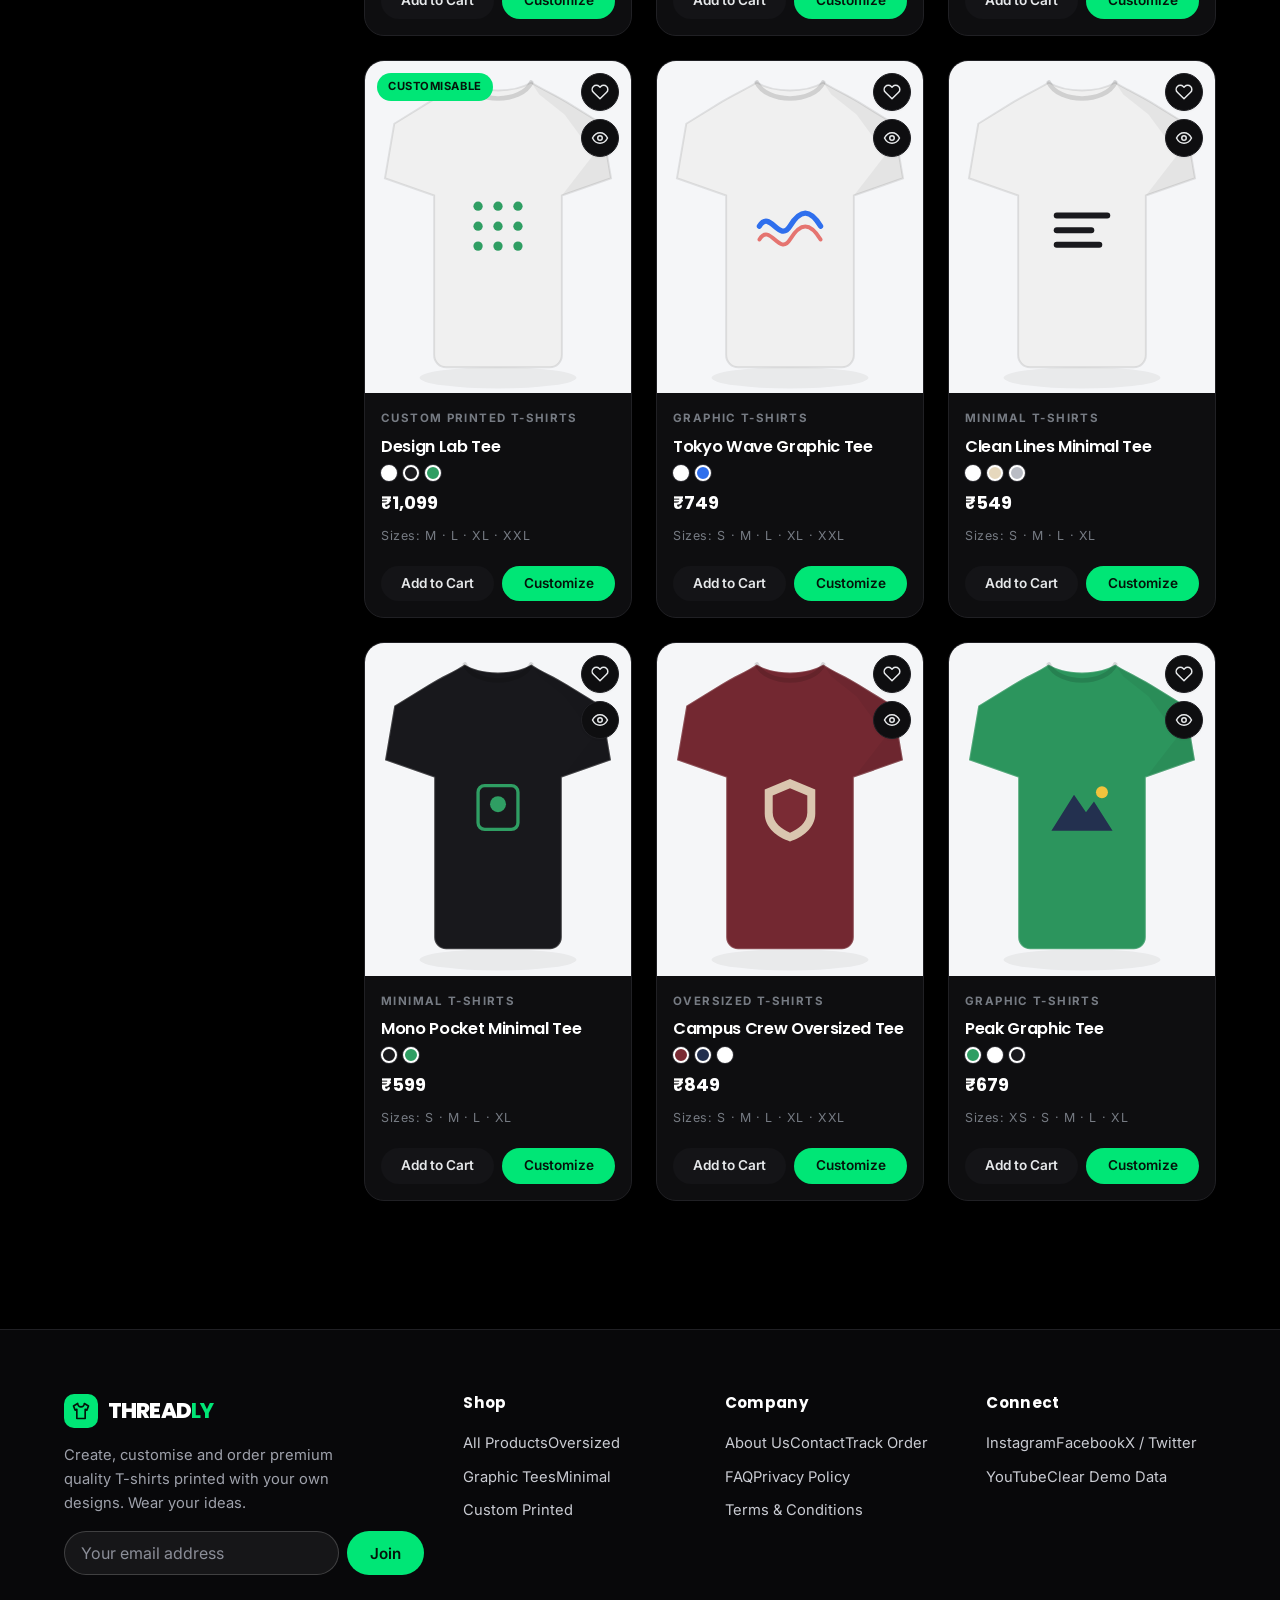
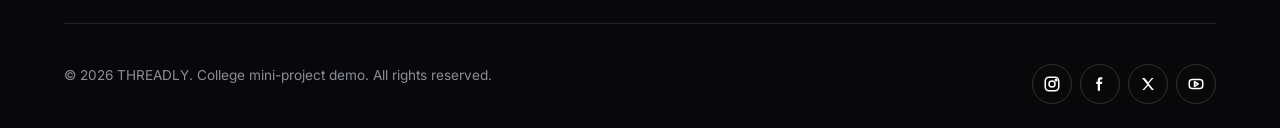
<file: products.html>
<!DOCTYPE html>
<html lang="en">
<head>
  <meta charset="UTF-8">
  <meta name="viewport" content="width=device-width, initial-scale=1.0">
  <meta name="description" content="Shop premium T-shirts â€” oversized, graphic, minimal and custom printed. Filter by category, colour and price.">
  <title>Shop T-Shirts â€” THREADLY</title>
  <link rel="icon" href="data:image/svg+xml,%3Csvg xmlns='http://www.w3.org/2000/svg' viewBox='0 0 24 24'%3E%3Crect width='24' height='24' rx='6' fill='%23000000'/%3E%3Cpath d='M16 4l4 2.4-1.6 4-1.6-.8V20H7.2V9.6l-1.6.8L4 6.4 8 4a4 4 0 0 0 8 0z' fill='%2300e676'/%3E%3C/svg%3E">
  <link rel="preconnect" href="https://fonts.googleapis.com">
  <link rel="preconnect" href="https://fonts.gstatic.com" crossorigin>
  <link href="https://fonts.googleapis.com/css2?family=Inter:wght@400;500;600;700&family=Poppins:wght@600;700;800&display=swap" rel="stylesheet">
  <link rel="stylesheet" href="css/style.css">
  <link rel="stylesheet" href="css/responsive.css">
</head>
<body>
  <a class="skip-link" href="#main">Skip to main content</a>
  <div id="site-header"></div>

  <main id="main">
    <div class="page-hero">
      <div class="container">
        <nav class="breadcrumb" aria-label="Breadcrumb"><a href="index.html">Home</a> / Shop</nav>
        <h1 class="h1">The Collection</h1>
        <p class="lead">Premium cotton T-shirts, ready to wear or ready to be personalised. Use the filters to find your perfect fit.</p>
      </div>
    </div>

    <section class="section">
      <div class="container catalog-layout">
        <!-- ---------- Filters ---------- -->
        <aside class="filters" id="filters" aria-label="Product filters">
          <div class="filters__head">
            <h3>Filters</h3>
            <button class="btn btn--sm btn--ghost" type="button" id="clearFilters">Clear all</button>
          </div>

          <div class="filter-group">
            <h4>Category</h4>
            <div class="filter-list" id="categoryFilters"><!-- injected --></div>
          </div>

          <div class="filter-group">
            <h4>Price range</h4>
            <div class="price-inputs">
              <label for="minPrice" class="sr-only">Minimum price</label>
              <input id="minPrice" type="number" min="0" step="50" placeholder="Min" inputmode="numeric">
              <span>&ndash;</span>
              <label for="maxPrice" class="sr-only">Maximum price</label>
              <input id="maxPrice" type="number" min="0" step="50" placeholder="Max" inputmode="numeric">
            </div>
          </div>

          <div class="filter-group">
            <h4>Colour</h4>
            <div class="filter-list" id="colorFilters"><!-- injected --></div>
          </div>

          <div class="filter-group">
            <h4>Availability</h4>
            <label class="checkbox"><input type="checkbox" id="featuredOnly"> <span>Featured products only</span></label>
          </div>
        </aside>

        <!-- ---------- Results ---------- -->
        <div>
          <div class="catalog-toolbar">
            <button class="btn btn--outline filter-toggle" type="button" id="filterToggle" aria-expanded="false" aria-controls="filters">
              <svg viewBox="0 0 24 24" width="18" height="18" fill="none" stroke="currentColor" stroke-width="2" stroke-linecap="round" stroke-linejoin="round"><path d="M4 6h16M4 12h16M4 18h16"/><circle cx="9" cy="6" r="2"/><circle cx="15" cy="12" r="2"/><circle cx="7" cy="18" r="2"/></svg>
              Filters
            </button>
            <div class="search-inline">
              <label for="searchInput" class="sr-only">Search products</label>
              <svg viewBox="0 0 24 24" fill="none" stroke="currentColor" stroke-width="2" stroke-linecap="round" stroke-linejoin="round"><circle cx="11" cy="11" r="7"/><path d="M21 21l-4.3-4.3"/></svg>
              <input id="searchInput" type="search" placeholder="Search products by nameâ€¦" autocomplete="off">
            </div>
            <p class="result-count" id="resultCount" aria-live="polite"></p>
            <label for="sortSelect" class="sr-only">Sort products</label>
            <select id="sortSelect" class="sort-select">
              <option value="featured">Sort: Featured</option>
              <option value="price-asc">Price: Low to High</option>
              <option value="price-desc">Price: High to Low</option>
              <option value="newest">Newest first</option>
              <option value="name">Name: Aâ€“Z</option>
            </select>
          </div>

          <div class="grid grid--products" id="productGrid" aria-busy="true"><!-- injected --></div>

          <div id="emptyState" class="empty hidden">
            <div class="empty__icon" aria-hidden="true">
              <svg viewBox="0 0 24 24" width="44" height="44" fill="none" stroke="currentColor" stroke-width="1.6" stroke-linecap="round" stroke-linejoin="round"><circle cx="11" cy="11" r="7"/><path d="M21 21l-4.3-4.3M8 11h6"/></svg>
            </div>
            <h3>No products found</h3>
            <p>We couldn't find anything matching your filters. Try widening your search or clearing the filters.</p>
            <button class="btn btn--accent" type="button" id="emptyClear">Clear all filters</button>
          </div>
        </div>
      </div>
    </section>
  </main>

  <div id="site-footer"></div>

  <script src="js/storage.js"></script>
  <script src="js/data.js"></script>
  <script src="js/app.js"></script>
  <script src="js/products.js"></script>
</body>
</html>
</file>
<file: css/style.css>
/* ==========================================================================
   THREADLY — Customized T-Shirt Designing & Ordering Website
   style.css — Global design system + shared components
   --------------------------------------------------------------------------
   Contents:
   1.  Design tokens
   2.  Reset & base
   3.  Typography helpers
   4.  Layout (container, grid, section)
   5.  Buttons
   6.  Badges & pills
   7.  Header / navigation
   8.  Footer
   9.  Product card
   10. Forms
   11. Toasts
   12. Modals & drawers
   13. Empty states
   14. Home page sections
   15. Utility classes
   16. Accessibility & motion preferences
   ========================================================================== */

/* ==========================================================================
   1. DESIGN TOKENS
   ========================================================================== */
:root {
  /* Brand colours — Black + neon-green theme */
  --c-accent: #00e676;
  --c-accent-dark: #00c853;
  --c-accent-soft: rgba(0, 230, 118, 0.14);
  --c-on-accent: #04140a;
  --c-blue: #14e0a0;
  --c-blue-soft: rgba(20, 224, 160, 0.14);

  /* Neutrals (inverted for dark theme) */
  --c-ink: #ffffff;
  --c-text: #e6e8ea;
  --c-muted: #a0a4ab;
  --c-faint: #767b83;
  --c-line: #202024;
  --c-line-strong: #313137;

  /* Surfaces */
  --c-bg: #0e0e10;
  --c-bg-alt: #000000;
  --c-bg-soft: #141417;
  --c-surface: #0e0e10;

  /* Feedback */
  --c-success: #00e676;
  --c-success-soft: rgba(0, 230, 118, 0.14);
  --c-danger: #ff5c5c;
  --c-danger-soft: rgba(255, 92, 92, 0.16);
  --c-warning: #ffb020;

  /* Typography */
  --font-sans: "Inter", "Segoe UI", system-ui, -apple-system, sans-serif;
  --font-display: "Poppins", "Inter", system-ui, sans-serif;

  /* Radii */
  --r-xs: 6px;
  --r-sm: 10px;
  --r-md: 14px;
  --r-lg: 20px;
  --r-xl: 28px;
  --r-pill: 999px;

  /* Shadows */
  --sh-xs: 0 1px 2px rgba(17, 17, 20, 0.05);
  --sh-sm: 0 4px 12px rgba(17, 17, 20, 0.06);
  --sh-md: 0 10px 30px rgba(17, 17, 20, 0.09);
  --sh-lg: 0 24px 60px rgba(17, 17, 20, 0.14);

  /* Spacing scale */
  --s-1: 4px;
  --s-2: 8px;
  --s-3: 12px;
  --s-4: 16px;
  --s-5: 24px;
  --s-6: 32px;
  --s-7: 48px;
  --s-8: 64px;
  --s-9: 96px;

  /* Motion */
  --t-fast: 0.15s ease;
  --t: 0.25s cubic-bezier(0.4, 0, 0.2, 1);
  --t-slow: 0.45s cubic-bezier(0.4, 0, 0.2, 1);

  /* Layout */
  --container: 1200px;
  --header-h: 74px;
}

/* ==========================================================================
   2. RESET & BASE
   ========================================================================== */
*,
*::before,
*::after {
  box-sizing: border-box;
}

html {
  -webkit-text-size-adjust: 100%;
  scroll-behavior: smooth;
}

body {
  margin: 0;
  font-family: var(--font-sans);
  font-size: 16px;
  line-height: 1.6;
  color: var(--c-text);
  background: var(--c-bg-alt);
  -webkit-font-smoothing: antialiased;
  text-rendering: optimizeLegibility;
  overflow-x: hidden;
}

img {
  max-width: 100%;
  display: block;
}

a {
  color: inherit;
  text-decoration: none;
}

button {
  font-family: inherit;
  cursor: pointer;
}

input,
select,
textarea,
button {
  font-family: inherit;
  font-size: inherit;
  color: inherit;
}

h1,
h2,
h3,
h4,
h5,
h6 {
  margin: 0 0 0.4em;
  font-family: var(--font-display);
  font-weight: 700;
  line-height: 1.15;
  letter-spacing: -0.02em;
}

p {
  margin: 0 0 1em;
  color: var(--c-muted);
}

ul {
  margin: 0;
  padding: 0;
  list-style: none;
}

hr {
  border: none;
  border-top: 1px solid var(--c-line);
  margin: var(--s-5) 0;
}

::selection {
  background: var(--c-accent);
  color: #fff;
}

/* ==========================================================================
   3. TYPOGRAPHY HELPERS
   ========================================================================== */
.eyebrow {
  font-family: var(--font-sans);
  font-size: 0.75rem;
  font-weight: 700;
  letter-spacing: 0.18em;
  text-transform: uppercase;
  color: var(--c-accent);
  margin-bottom: var(--s-3);
}

.display {
  font-size: clamp(2.4rem, 6vw, 4.4rem);
  line-height: 1.02;
  letter-spacing: -0.03em;
}

.h1 {
  font-size: clamp(2rem, 4vw, 3rem);
}
.h2 {
  font-size: clamp(1.6rem, 3vw, 2.3rem);
}
.h3 {
  font-size: clamp(1.25rem, 2vw, 1.6rem);
}

.lead {
  font-size: 1.12rem;
  color: var(--c-muted);
  max-width: 56ch;
}

.muted {
  color: var(--c-muted);
}
.text-accent {
  color: var(--c-accent);
}
.small {
  font-size: 0.85rem;
}

/* ==========================================================================
   4. LAYOUT
   ========================================================================== */
.container {
  width: 100%;
  max-width: var(--container);
  margin: 0 auto;
  padding: 0 var(--s-5);
}

.section {
  padding: var(--s-8) 0;
}
.section--tight {
  padding: var(--s-7) 0;
}
.section--alt {
  background: var(--c-bg);
}

.section-head {
  display: flex;
  align-items: flex-end;
  justify-content: space-between;
  gap: var(--s-4);
  margin-bottom: var(--s-6);
  flex-wrap: wrap;
}
.section-head p {
  margin: 0;
}

.page-hero {
  background: var(--c-bg);
  border-bottom: 1px solid var(--c-line);
  padding: var(--s-7) 0 var(--s-6);
}
.page-hero h1 {
  margin-bottom: var(--s-2);
}
.breadcrumb {
  font-size: 0.85rem;
  color: var(--c-faint);
  margin-bottom: var(--s-3);
}
.breadcrumb a:hover {
  color: var(--c-accent);
}

.grid {
  display: grid;
  gap: var(--s-5);
}
.grid--products {
  grid-template-columns: repeat(auto-fill, minmax(240px, 1fr));
}
.grid--3 {
  grid-template-columns: repeat(auto-fit, minmax(260px, 1fr));
}
.grid--4 {
  grid-template-columns: repeat(auto-fit, minmax(220px, 1fr));
}

/* ==========================================================================
   5. BUTTONS
   ========================================================================== */
.btn {
  display: inline-flex;
  align-items: center;
  justify-content: center;
  gap: var(--s-2);
  padding: 12px 22px;
  border: 1px solid transparent;
  border-radius: var(--r-pill);
  font-weight: 600;
  font-size: 0.95rem;
  line-height: 1;
  cursor: pointer;
  transition: transform var(--t-fast), background var(--t), color var(--t),
    box-shadow var(--t), border-color var(--t);
  white-space: nowrap;
  user-select: none;
}
.btn:active {
  transform: translateY(1px) scale(0.99);
}
.btn--primary {
  background: var(--c-ink);
  color: #fff;
}
.btn--primary:hover {
  background: var(--c-accent);
  box-shadow: 0 10px 24px rgba(255, 90, 31, 0.3);
}
.btn--accent {
  background: var(--c-accent);
  color: #fff;
}
.btn--accent:hover {
  background: var(--c-accent-dark);
  box-shadow: 0 10px 24px rgba(255, 90, 31, 0.3);
}
.btn--outline {
  background: transparent;
  border-color: var(--c-line-strong);
  color: var(--c-ink);
}
.btn--outline:hover {
  border-color: var(--c-ink);
  background: var(--c-ink);
  color: #fff;
}
.btn--ghost {
  background: var(--c-bg-alt);
  color: var(--c-ink);
}
.btn--ghost:hover {
  background: var(--c-line);
}
.btn--danger {
  background: var(--c-danger-soft);
  color: var(--c-danger);
}
.btn--danger:hover {
  background: var(--c-danger);
  color: #fff;
}
.btn--block {
  width: 100%;
}
.btn--lg {
  padding: 16px 30px;
  font-size: 1.02rem;
}
.btn--sm {
  padding: 8px 14px;
  font-size: 0.82rem;
}
.btn[disabled],
.btn.is-disabled {
  opacity: 0.5;
  pointer-events: none;
}

.icon-btn {
  display: inline-flex;
  align-items: center;
  justify-content: center;
  width: 42px;
  height: 42px;
  border-radius: var(--r-pill);
  border: 1px solid var(--c-line);
  background: var(--c-bg);
  color: var(--c-ink);
  transition: background var(--t), border-color var(--t), transform var(--t-fast),
    color var(--t);
  position: relative;
}
.icon-btn:hover {
  background: var(--c-ink);
  border-color: var(--c-ink);
  color: #fff;
}
.icon-btn:focus-visible {
  outline: 2px solid var(--c-accent);
  outline-offset: 2px;
}

/* ==========================================================================
   6. BADGES & PILLS
   ========================================================================== */
.badge-count {
  position: absolute;
  top: -5px;
  right: -5px;
  min-width: 19px;
  height: 19px;
  padding: 0 5px;
  border-radius: var(--r-pill);
  background: var(--c-accent);
  color: #fff;
  font-size: 0.68rem;
  font-weight: 700;
  display: inline-flex;
  align-items: center;
  justify-content: center;
  line-height: 1;
  border: 2px solid var(--c-bg);
}
.badge-count[data-empty="true"] {
  display: none;
}

.pill {
  display: inline-flex;
  align-items: center;
  gap: 6px;
  padding: 5px 12px;
  border-radius: var(--r-pill);
  background: var(--c-bg-alt);
  border: 1px solid var(--c-line);
  font-size: 0.78rem;
  font-weight: 600;
  color: var(--c-muted);
}
.pill--accent {
  background: var(--c-accent-soft);
  border-color: transparent;
  color: var(--c-accent-dark);
}
.pill--success {
  background: var(--c-success-soft);
  border-color: transparent;
  color: var(--c-success);
}
.pill--blue {
  background: var(--c-blue-soft);
  border-color: transparent;
  color: var(--c-blue);
}
.pill--danger {
  background: var(--c-danger-soft);
  border-color: transparent;
  color: var(--c-danger);
}

.tag {
  position: absolute;
  top: var(--s-3);
  left: var(--s-3);
  z-index: 2;
  padding: 5px 11px;
  border-radius: var(--r-pill);
  font-size: 0.7rem;
  font-weight: 700;
  letter-spacing: 0.05em;
  text-transform: uppercase;
  background: var(--c-ink);
  color: #fff;
}
.tag--new {
  background: var(--c-accent);
}
.tag--sale {
  background: var(--c-blue);
}

/* ==========================================================================
   7. HEADER / NAVIGATION
   ========================================================================== */
.announce {
  background: var(--c-ink);
  color: #fff;
  font-size: 0.82rem;
  text-align: center;
  padding: 8px var(--s-4);
  letter-spacing: 0.02em;
}
.announce strong {
  color: var(--c-accent);
}

.site-header {
  position: sticky;
  top: 0;
  z-index: 90;
  background: rgba(255, 255, 255, 0.92);
  backdrop-filter: saturate(180%) blur(14px);
  border-bottom: 1px solid var(--c-line);
  transition: box-shadow var(--t);
}
.site-header.is-stuck {
  box-shadow: var(--sh-sm);
}
.nav {
  height: var(--header-h);
  display: flex;
  align-items: center;
  gap: var(--s-5);
}
.brand {
  display: inline-flex;
  align-items: center;
  gap: 10px;
  font-family: var(--font-display);
  font-weight: 800;
  font-size: 1.35rem;
  letter-spacing: -0.04em;
  color: var(--c-ink);
}
.brand__mark {
  width: 34px;
  height: 34px;
  border-radius: 10px;
  background: var(--c-ink);
  color: #fff;
  display: inline-flex;
  align-items: center;
  justify-content: center;
}
.brand__mark svg {
  width: 20px;
  height: 20px;
}
.brand span b {
  color: var(--c-accent);
}

.nav__links {
  display: flex;
  align-items: center;
  gap: var(--s-2);
  margin-left: var(--s-4);
}
.nav__links a {
  position: relative;
  padding: 8px 12px;
  border-radius: var(--r-pill);
  font-weight: 500;
  font-size: 0.94rem;
  color: var(--c-text);
  transition: color var(--t), background var(--t);
}
.nav__links a::after {
  content: "";
  position: absolute;
  left: 12px;
  right: 12px;
  bottom: 3px;
  height: 2px;
  background: var(--c-accent);
  transform: scaleX(0);
  transform-origin: left;
  transition: transform var(--t);
  border-radius: 2px;
}
.nav__links a:hover {
  color: var(--c-ink);
}
.nav__links a:hover::after,
.nav__links a.is-active::after {
  transform: scaleX(1);
}
.nav__links a.is-active {
  color: var(--c-ink);
  font-weight: 600;
}

.nav__actions {
  display: flex;
  align-items: center;
  gap: var(--s-2);
  margin-left: auto;
}
.nav__toggle {
  display: none;
}

/* Mobile nav panel */
.mobile-nav {
  display: none;
}

/* ==========================================================================
   8. FOOTER
   ========================================================================== */
.site-footer {
  background: var(--c-ink);
  color: #c9cbd2;
  padding: var(--s-8) 0 var(--s-5);
  margin-top: var(--s-8);
}
.footer-grid {
  display: grid;
  grid-template-columns: 1.6fr 1fr 1fr 1fr;
  gap: var(--s-6);
}
.site-footer h4 {
  color: #fff;
  font-size: 0.95rem;
  letter-spacing: 0.02em;
  margin-bottom: var(--s-4);
}
.site-footer a {
  color: #c9cbd2;
  display: inline-block;
  padding: 5px 0;
  font-size: 0.92rem;
  transition: color var(--t), transform var(--t-fast);
}
.site-footer a:hover {
  color: var(--c-accent);
  transform: translateX(3px);
}
.site-footer .brand {
  color: #fff;
}
.site-footer .brand__mark {
  background: var(--c-accent);
}
.footer-about p {
  color: #9ea1ab;
  font-size: 0.92rem;
  margin-top: var(--s-4);
  max-width: 34ch;
}
.footer-social {
  display: flex;
  gap: var(--s-2);
  margin-top: var(--s-4);
}
.footer-social a {
  width: 40px;
  height: 40px;
  border-radius: 50%;
  border: 1px solid rgba(255, 255, 255, 0.16);
  display: inline-flex;
  align-items: center;
  justify-content: center;
  color: #fff;
  padding: 0;
}
.footer-social a:hover {
  background: var(--c-accent);
  border-color: var(--c-accent);
  transform: translateY(-3px);
}
.footer-bottom {
  border-top: 1px solid rgba(255, 255, 255, 0.1);
  margin-top: var(--s-7);
  padding-top: var(--s-5);
  display: flex;
  align-items: center;
  justify-content: space-between;
  gap: var(--s-4);
  flex-wrap: wrap;
  font-size: 0.85rem;
  color: #8b8e98;
}
.footer-bottom p {
  margin: 0;
  color: inherit;
}

/* Newsletter (footer variant) */
.newsletter-inline {
  display: flex;
  gap: var(--s-2);
  margin-top: var(--s-4);
  max-width: 360px;
}
.newsletter-inline input {
  flex: 1;
  min-width: 0;
  padding: 11px 16px;
  border-radius: var(--r-pill);
  border: 1px solid rgba(255, 255, 255, 0.18);
  background: rgba(255, 255, 255, 0.06);
  color: #fff;
}
.newsletter-inline input::placeholder {
  color: #8b8e98;
}
.newsletter-inline input:focus {
  outline: none;
  border-color: var(--c-accent);
}

/* ==========================================================================
   9. PRODUCT CARD
   ========================================================================== */
.product-card {
  background: var(--c-surface);
  border: 1px solid var(--c-line);
  border-radius: var(--r-lg);
  overflow: hidden;
  display: flex;
  flex-direction: column;
  transition: transform var(--t), box-shadow var(--t), border-color var(--t);
}
.product-card:hover {
  transform: translateY(-4px);
  box-shadow: var(--sh-md);
  border-color: var(--c-line-strong);
}
.product-media {
  position: relative;
  aspect-ratio: 4 / 5;
  background: var(--c-bg-alt);
  overflow: hidden;
}
.product-media img {
  width: 100%;
  height: 100%;
  object-fit: cover;
  transition: transform var(--t-slow);
}
.product-card:hover .product-media img {
  transform: scale(1.05);
}
.product-actions-top {
  position: absolute;
  top: var(--s-3);
  right: var(--s-3);
  z-index: 2;
  display: flex;
  flex-direction: column;
  gap: var(--s-2);
}
.action-circle {
  width: 38px;
  height: 38px;
  border-radius: 50%;
  background: rgba(255, 255, 255, 0.95);
  border: 1px solid var(--c-line);
  display: inline-flex;
  align-items: center;
  justify-content: center;
  color: var(--c-ink);
  box-shadow: var(--sh-xs);
  transition: background var(--t), color var(--t), transform var(--t-fast);
}
.action-circle:hover {
  background: var(--c-ink);
  color: #fff;
  transform: scale(1.08);
}
.action-circle.is-active {
  background: var(--c-accent);
  border-color: var(--c-accent);
  color: #fff;
}
.action-circle.is-active svg {
  fill: currentColor;
}
.quickview-bar {
  position: absolute;
  left: var(--s-3);
  right: var(--s-3);
  bottom: var(--s-3);
  z-index: 2;
  opacity: 0;
  transform: translateY(10px);
  transition: opacity var(--t), transform var(--t);
}
.product-card:hover .quickview-bar,
.product-card:focus-within .quickview-bar {
  opacity: 1;
  transform: translateY(0);
}
.quickview-bar .btn {
  width: 100%;
  backdrop-filter: blur(6px);
}

.product-body {
  padding: var(--s-4);
  display: flex;
  flex-direction: column;
  gap: var(--s-2);
  flex: 1;
}
.product-cat {
  font-size: 0.72rem;
  font-weight: 700;
  letter-spacing: 0.12em;
  text-transform: uppercase;
  color: var(--c-faint);
}
.product-name {
  font-family: var(--font-display);
  font-weight: 600;
  font-size: 1.02rem;
  color: var(--c-ink);
  margin: 0;
  line-height: 1.3;
}
.product-name a:hover {
  color: var(--c-accent);
}
.product-price {
  display: flex;
  align-items: baseline;
  gap: var(--s-2);
  margin-top: auto;
}
.price-now {
  font-family: var(--font-display);
  font-weight: 700;
  font-size: 1.12rem;
  color: var(--c-ink);
}
.price-was {
  font-size: 0.86rem;
  color: var(--c-faint);
  text-decoration: line-through;
}
.product-swatches {
  display: flex;
  gap: 6px;
  align-items: center;
}
.swatch {
  width: 16px;
  height: 16px;
  border-radius: 50%;
  border: 2px solid #fff;
  box-shadow: 0 0 0 1px var(--c-line-strong);
  display: inline-block;
}
.product-sizes {
  font-size: 0.78rem;
  color: var(--c-faint);
  letter-spacing: 0.05em;
}
.product-cta {
  display: flex;
  gap: var(--s-2);
  margin-top: var(--s-3);
}
.product-cta .btn {
  flex: 1;
  padding: 10px 12px;
  font-size: 0.85rem;
}

/* ==========================================================================
   10. FORMS
   ========================================================================== */
.form-grid {
  display: grid;
  gap: var(--s-4);
}
.form-row {
  display: grid;
  gap: var(--s-4);
}
.form-row--2 {
  grid-template-columns: 1fr 1fr;
}
.field {
  display: flex;
  flex-direction: column;
  gap: 6px;
}
.field label {
  font-size: 0.85rem;
  font-weight: 600;
  color: var(--c-ink);
}
.field .hint {
  font-size: 0.78rem;
  color: var(--c-faint);
}
.input,
.select,
.textarea {
  width: 100%;
  padding: 12px 14px;
  border: 1px solid var(--c-line-strong);
  border-radius: var(--r-sm);
  background: var(--c-bg);
  transition: border-color var(--t), box-shadow var(--t);
  font-size: 0.95rem;
}
.input::placeholder,
.textarea::placeholder {
  color: var(--c-faint);
}
.input:focus,
.select:focus,
.textarea:focus {
  outline: none;
  border-color: var(--c-accent);
  box-shadow: 0 0 0 4px var(--c-accent-soft);
}
.textarea {
  resize: vertical;
  min-height: 130px;
}
.select {
  appearance: none;
  background-image: url("data:image/svg+xml,%3Csvg xmlns='http://www.w3.org/2000/svg' width='16' height='16' fill='none' stroke='%236b7280' stroke-width='2' stroke-linecap='round' stroke-linejoin='round'%3E%3Cpath d='M4 6l4 4 4-4'/%3E%3C/svg%3E");
  background-repeat: no-repeat;
  background-position: right 14px center;
  padding-right: 40px;
}
.field.has-error .input,
.field.has-error .select,
.field.has-error .textarea {
  border-color: var(--c-danger);
  box-shadow: 0 0 0 4px var(--c-danger-soft);
}
.field .error-msg {
  font-size: 0.78rem;
  color: var(--c-danger);
  min-height: 0;
  display: none;
}
.field.has-error .error-msg {
  display: block;
}

.checkbox {
  display: flex;
  align-items: flex-start;
  gap: 10px;
  cursor: pointer;
  font-size: 0.9rem;
  color: var(--c-muted);
}
.checkbox input {
  margin-top: 3px;
  width: 17px;
  height: 17px;
  accent-color: var(--c-accent);
}

.range {
  width: 100%;
  accent-color: var(--c-accent);
  height: 4px;
}

/* Segmented control */
.segment {
  display: flex;
  flex-wrap: wrap;
  gap: 8px;
}
.segment input {
  position: absolute;
  opacity: 0;
  pointer-events: none;
}
.segment label {
  display: inline-flex;
  align-items: center;
  justify-content: center;
  min-width: 46px;
  padding: 10px 14px;
  border: 1px solid var(--c-line-strong);
  border-radius: var(--r-sm);
  background: var(--c-bg);
  font-weight: 600;
  font-size: 0.88rem;
  cursor: pointer;
  transition: all var(--t);
  user-select: none;
}
.segment label:hover {
  border-color: var(--c-ink);
}
.segment input:checked + label {
  background: var(--c-ink);
  border-color: var(--c-ink);
  color: #fff;
}
.segment input:focus-visible + label {
  outline: 2px solid var(--c-accent);
  outline-offset: 2px;
}
.segment--grow label {
  flex: 1;
}

/* Colour swatch picker */
.swatch-picker {
  display: flex;
  flex-wrap: wrap;
  gap: 10px;
}
.swatch-picker input {
  position: absolute;
  opacity: 0;
  pointer-events: none;
}
.swatch-picker label {
  width: 34px;
  height: 34px;
  border-radius: 50%;
  cursor: pointer;
  border: 2px solid #fff;
  box-shadow: 0 0 0 1px var(--c-line-strong);
  transition: transform var(--t-fast), box-shadow var(--t);
  position: relative;
}
.swatch-picker label:hover {
  transform: scale(1.1);
}
.swatch-picker input:checked + label {
  box-shadow: 0 0 0 2px var(--c-ink);
  transform: scale(1.08);
}
.swatch-picker input:focus-visible + label {
  outline: 2px solid var(--c-accent);
  outline-offset: 3px;
}

/* ==========================================================================
   11. TOASTS
   ========================================================================== */
.toast-wrap {
  position: fixed;
  right: var(--s-5);
  bottom: var(--s-5);
  z-index: 300;
  display: flex;
  flex-direction: column;
  gap: var(--s-3);
  max-width: min(360px, calc(100vw - 32px));
  pointer-events: none;
}
.toast {
  pointer-events: auto;
  display: flex;
  align-items: flex-start;
  gap: var(--s-3);
  background: var(--c-ink);
  color: #fff;
  padding: 14px 16px;
  border-radius: var(--r-md);
  box-shadow: var(--sh-lg);
  animation: toast-in var(--t-slow) both;
  border-left: 4px solid var(--c-accent);
}
.toast.is-out {
  animation: toast-out var(--t) both;
}
.toast__icon {
  flex-shrink: 0;
  width: 22px;
  height: 22px;
  display: inline-flex;
}
.toast__body strong {
  display: block;
  font-size: 0.92rem;
  margin-bottom: 1px;
}
.toast__body span {
  font-size: 0.84rem;
  color: #c9cbd2;
}
.toast--success {
  border-left-color: var(--c-success);
}
.toast--success .toast__icon {
  color: #4ade80;
}
.toast--error {
  border-left-color: var(--c-danger);
}
.toast--error .toast__icon {
  color: #f87171;
}
.toast--info {
  border-left-color: var(--c-blue);
}
.toast--info .toast__icon {
  color: #60a5fa;
}
.toast__close {
  margin-left: auto;
  background: none;
  border: none;
  color: #8b8e98;
  padding: 0;
  line-height: 1;
}
.toast__close:hover {
  color: #fff;
}

@keyframes toast-in {
  from {
    opacity: 0;
    transform: translateY(16px) scale(0.96);
  }
  to {
    opacity: 1;
    transform: translateY(0) scale(1);
  }
}
@keyframes toast-out {
  to {
    opacity: 0;
    transform: translateX(24px);
  }
}

/* ==========================================================================
   12. MODALS & DRAWERS
   ========================================================================== */
.overlay {
  position: fixed;
  inset: 0;
  background: rgba(17, 17, 20, 0.55);
  backdrop-filter: blur(3px);
  z-index: 200;
  opacity: 0;
  visibility: hidden;
  transition: opacity var(--t), visibility var(--t);
  display: flex;
  align-items: center;
  justify-content: center;
  padding: var(--s-4);
}
.overlay.is-open {
  opacity: 1;
  visibility: visible;
}
.modal {
  background: var(--c-bg);
  border-radius: var(--r-lg);
  width: 100%;
  max-width: 860px;
  max-height: 90vh;
  overflow: auto;
  box-shadow: var(--sh-lg);
  transform: translateY(16px) scale(0.98);
  transition: transform var(--t);
  position: relative;
}
.overlay.is-open .modal {
  transform: translateY(0) scale(1);
}
.modal--sm {
  max-width: 460px;
}
.modal__close {
  position: absolute;
  top: var(--s-3);
  right: var(--s-3);
  z-index: 3;
}
.modal__body {
  padding: var(--s-5);
}
.modal__head {
  padding: var(--s-5) var(--s-5) 0;
}

/* Drawer (right side) */
.drawer {
  position: fixed;
  top: 0;
  right: 0;
  bottom: 0;
  width: min(420px, 100vw);
  background: var(--c-bg);
  z-index: 220;
  transform: translateX(100%);
  transition: transform var(--t-slow);
  display: flex;
  flex-direction: column;
  box-shadow: var(--sh-lg);
}
.drawer.is-open {
  transform: translateX(0);
}
.drawer__head {
  display: flex;
  align-items: center;
  justify-content: space-between;
  padding: var(--s-4) var(--s-5);
  border-bottom: 1px solid var(--c-line);
}
.drawer__head h3 {
  margin: 0;
}
.drawer__body {
  padding: var(--s-5);
  overflow: auto;
  flex: 1;
}
.drawer__foot {
  border-top: 1px solid var(--c-line);
  padding: var(--s-5);
}

/* Quick view layout */
.quickview {
  display: grid;
  grid-template-columns: 1fr 1fr;
}
.quickview__media {
  background: var(--c-bg-alt);
  border-radius: var(--r-lg) 0 0 var(--r-lg);
  overflow: hidden;
}
.quickview__media img {
  width: 100%;
  height: 100%;
  object-fit: cover;
}
.quickview__info {
  padding: var(--s-6);
}
.quickview__price {
  font-family: var(--font-display);
  font-size: 1.6rem;
  font-weight: 700;
  color: var(--c-ink);
  margin: var(--s-2) 0 var(--s-4);
}

/* Search modal */
.search-modal {
  max-width: 640px;
  align-self: flex-start;
  margin-top: 12vh;
}
.search-field {
  display: flex;
  align-items: center;
  gap: var(--s-3);
  padding: var(--s-4) var(--s-5);
  border-bottom: 1px solid var(--c-line);
}
.search-field input {
  flex: 1;
  border: none;
  font-size: 1.1rem;
  background: none;
}
.search-field input:focus {
  outline: none;
}
.search-results {
  max-height: 52vh;
  overflow: auto;
  padding: var(--s-3);
}
.search-result {
  display: flex;
  align-items: center;
  gap: var(--s-4);
  padding: var(--s-3);
  border-radius: var(--r-md);
  transition: background var(--t);
}
.search-result:hover {
  background: var(--c-bg-alt);
}
.search-result img {
  width: 54px;
  height: 64px;
  object-fit: cover;
  border-radius: var(--r-sm);
  background: var(--c-bg-alt);
}
.search-result h4 {
  margin: 0;
  font-size: 0.95rem;
}
.search-result .small {
  color: var(--c-muted);
}

/* ==========================================================================
   13. EMPTY STATES
   ========================================================================== */
.empty {
  text-align: center;
  padding: var(--s-8) var(--s-5);
  max-width: 420px;
  margin: 0 auto;
}
.empty__icon {
  width: 96px;
  height: 96px;
  margin: 0 auto var(--s-5);
  border-radius: 50%;
  background: var(--c-bg-alt);
  border: 1px solid var(--c-line);
  display: flex;
  align-items: center;
  justify-content: center;
  color: var(--c-faint);
}
.empty__icon svg {
  width: 44px;
  height: 44px;
}
.empty h3 {
  margin-bottom: var(--s-2);
}
.empty p {
  margin-bottom: var(--s-5);
}

/* ==========================================================================
   14. HOME PAGE SECTIONS
   ========================================================================== */
.hero {
  background: var(--c-bg);
  overflow: hidden;
}
.hero__inner {
  display: grid;
  grid-template-columns: 1.05fr 1fr;
  align-items: center;
  gap: var(--s-7);
  padding: var(--s-8) 0;
}
.hero__copy .display {
  margin-bottom: var(--s-4);
}
.hero__copy .lead {
  margin-bottom: var(--s-6);
}
.hero__cta {
  display: flex;
  gap: var(--s-3);
  flex-wrap: wrap;
}
.hero__stats {
  display: flex;
  gap: var(--s-6);
  margin-top: var(--s-7);
  flex-wrap: wrap;
}
.hero__stat b {
  display: block;
  font-family: var(--font-display);
  font-size: 1.5rem;
  color: var(--c-ink);
}
.hero__stat span {
  font-size: 0.82rem;
  color: var(--c-muted);
}
.hero__media {
  position: relative;
  aspect-ratio: 4 / 5;
  border-radius: var(--r-xl);
  overflow: hidden;
  background: var(--c-bg-alt);
  box-shadow: var(--sh-lg);
}
.hero__media img {
  width: 100%;
  height: 100%;
  object-fit: cover;
}
.hero__badge {
  position: absolute;
  left: var(--s-4);
  bottom: var(--s-4);
  background: rgba(255, 255, 255, 0.94);
  backdrop-filter: blur(8px);
  border-radius: var(--r-md);
  padding: 12px 16px;
  box-shadow: var(--sh-md);
  display: flex;
  align-items: center;
  gap: var(--s-3);
}
.hero__badge .dot {
  width: 34px;
  height: 34px;
  border-radius: 50%;
  background: var(--c-accent-soft);
  color: var(--c-accent);
  display: flex;
  align-items: center;
  justify-content: center;
}
.hero__badge b {
  font-size: 0.86rem;
  color: var(--c-ink);
}
.hero__badge span {
  font-size: 0.76rem;
  color: var(--c-muted);
}

/* Category cards */
.category-card {
  position: relative;
  border-radius: var(--r-lg);
  overflow: hidden;
  aspect-ratio: 3 / 4;
  display: block;
  border: 1px solid var(--c-line);
  background: var(--c-bg-alt);
}
.category-card img {
  width: 100%;
  height: 100%;
  object-fit: cover;
  transition: transform var(--t-slow);
}
.category-card:hover img {
  transform: scale(1.06);
}
.category-card__overlay {
  position: absolute;
  inset: 0;
  background: linear-gradient(
    to top,
    rgba(17, 17, 20, 0.78) 0%,
    rgba(17, 17, 20, 0.1) 55%,
    rgba(17, 17, 20, 0) 100%
  );
  display: flex;
  flex-direction: column;
  justify-content: flex-end;
  padding: var(--s-5);
  color: #fff;
}
.category-card__overlay h3 {
  margin: 0;
  color: #fff;
  font-size: 1.15rem;
}
.category-card__overlay span {
  font-size: 0.82rem;
  color: #d8dae0;
}

/* Steps */
.steps {
  display: grid;
  grid-template-columns: repeat(auto-fit, minmax(220px, 1fr));
  gap: var(--s-5);
  counter-reset: step;
}
.step {
  background: var(--c-bg);
  border: 1px solid var(--c-line);
  border-radius: var(--r-lg);
  padding: var(--s-6) var(--s-5);
  position: relative;
  transition: transform var(--t), box-shadow var(--t);
}
.step:hover {
  transform: translateY(-4px);
  box-shadow: var(--sh-md);
}
.step__num {
  font-family: var(--font-display);
  font-size: 2.4rem;
  font-weight: 800;
  color: var(--c-line-strong);
  line-height: 1;
  margin-bottom: var(--s-4);
}
.step__icon {
  width: 48px;
  height: 48px;
  border-radius: var(--r-md);
  background: var(--c-accent-soft);
  color: var(--c-accent);
  display: flex;
  align-items: center;
  justify-content: center;
  margin-bottom: var(--s-4);
}
.step h3 {
  font-size: 1.1rem;
  margin-bottom: var(--s-2);
}
.step p {
  font-size: 0.92rem;
  margin: 0;
}

/* Promo banner */
.promo {
  background: var(--c-ink);
  color: #fff;
  border-radius: var(--r-xl);
  padding: var(--s-8);
  text-align: center;
  position: relative;
  overflow: hidden;
}
.promo::before,
.promo::after {
  content: "";
  position: absolute;
  width: 340px;
  height: 340px;
  border-radius: 50%;
  opacity: 0.18;
}
.promo::before {
  background: var(--c-accent);
  top: -140px;
  left: -100px;
}
.promo::after {
  background: var(--c-blue);
  bottom: -160px;
  right: -80px;
}
.promo > * {
  position: relative;
  z-index: 1;
}
.promo .display {
  font-size: clamp(1.8rem, 5vw, 3.4rem);
  margin-bottom: var(--s-4);
}
.promo .display em {
  font-style: normal;
  color: var(--c-accent);
}
.promo p {
  color: #c9cbd2;
  max-width: 52ch;
  margin: 0 auto var(--s-6);
}

/* Reviews */
.review-card {
  background: var(--c-bg);
  border: 1px solid var(--c-line);
  border-radius: var(--r-lg);
  padding: var(--s-6);
  display: flex;
  flex-direction: column;
  gap: var(--s-4);
  height: 100%;
}
.stars {
  color: #f59e0b;
  display: inline-flex;
  gap: 3px;
}
.review-card blockquote {
  margin: 0;
  font-size: 1rem;
  color: var(--c-text);
  line-height: 1.65;
}
.reviewer {
  display: flex;
  align-items: center;
  gap: var(--s-3);
  margin-top: auto;
}
.avatar {
  width: 44px;
  height: 44px;
  border-radius: 50%;
  background: var(--c-accent-soft);
  color: var(--c-accent-dark);
  display: flex;
  align-items: center;
  justify-content: center;
  font-weight: 700;
  font-family: var(--font-display);
  font-size: 1rem;
}
.reviewer b {
  display: block;
  font-size: 0.92rem;
  color: var(--c-ink);
}
.reviewer span {
  font-size: 0.8rem;
  color: var(--c-faint);
}

/* Newsletter band */
.newsletter-band {
  background: var(--c-accent);
  color: #fff;
  border-radius: var(--r-xl);
  padding: var(--s-7) var(--s-6);
  display: grid;
  grid-template-columns: 1fr auto;
  align-items: center;
  gap: var(--s-6);
}
.newsletter-band h2 {
  color: #fff;
  margin-bottom: var(--s-2);
}
.newsletter-band p {
  color: rgba(255, 255, 255, 0.9);
  margin: 0;
}
.newsletter-band form {
  display: flex;
  gap: var(--s-2);
  min-width: 340px;
}
.newsletter-band input {
  flex: 1;
  padding: 14px 18px;
  border-radius: var(--r-pill);
  border: none;
  min-width: 0;
}
.newsletter-band input:focus {
  outline: 3px solid rgba(255, 255, 255, 0.5);
}
.newsletter-band .btn {
  background: var(--c-ink);
  color: #fff;
}

/* Info / feature tiles */
.tile {
  background: var(--c-bg);
  border: 1px solid var(--c-line);
  border-radius: var(--r-lg);
  padding: var(--s-5);
}
.tile__icon {
  width: 44px;
  height: 44px;
  border-radius: var(--r-md);
  background: var(--c-blue-soft);
  color: var(--c-blue);
  display: flex;
  align-items: center;
  justify-content: center;
  margin-bottom: var(--s-4);
}
.tile h3 {
  font-size: 1.05rem;
  margin-bottom: var(--s-2);
}
.tile p {
  margin: 0;
  font-size: 0.92rem;
}

/* ==========================================================================
   15. UTILITY CLASSES
   ========================================================================== */
.flex {
  display: flex;
}
.items-center {
  align-items: center;
}
.justify-between {
  justify-content: space-between;
}
.gap-2 {
  gap: var(--s-2);
}
.gap-3 {
  gap: var(--s-3);
}
.gap-4 {
  gap: var(--s-4);
}
.wrap {
  flex-wrap: wrap;
}
.mt-2 {
  margin-top: var(--s-2);
}
.mt-3 {
  margin-top: var(--s-3);
}
.mt-4 {
  margin-top: var(--s-4);
}
.text-right {
  text-align: right;
}
.mt-5 {
  margin-top: var(--s-5);
}
.mt-6 {
  margin-top: var(--s-6);
}
.mb-0 {
  margin-bottom: 0;
}
.text-center {
  text-align: center;
}
.hidden {
  display: none !important;
}
.sr-only {
  position: absolute;
  width: 1px;
  height: 1px;
  padding: 0;
  margin: -1px;
  overflow: hidden;
  clip: rect(0, 0, 0, 0);
  white-space: nowrap;
  border: 0;
}
.divider {
  height: 1px;
  background: var(--c-line);
  margin: var(--s-5) 0;
}

/* Skeleton loading */
.skeleton {
  background: linear-gradient(90deg, #eef0f3 25%, #f6f7f9 37%, #eef0f3 63%);
  background-size: 400% 100%;
  animation: shimmer 1.4s ease infinite;
  border-radius: var(--r-sm);
}
@keyframes shimmer {
  0% {
    background-position: 100% 0;
  }
  100% {
    background-position: -100% 0;
  }
}

.spinner {
  width: 22px;
  height: 22px;
  border: 3px solid rgba(255, 255, 255, 0.35);
  border-top-color: #fff;
  border-radius: 50%;
  animation: spin 0.7s linear infinite;
}
.spinner--dark {
  border-color: var(--c-line);
  border-top-color: var(--c-accent);
}
@keyframes spin {
  to {
    transform: rotate(360deg);
  }
}

/* ==========================================================================
   16. ACCESSIBILITY & MOTION
   ========================================================================== */
:focus-visible {
  outline: 2px solid var(--c-accent);
  outline-offset: 2px;
  border-radius: 4px;
}

.skip-link {
  position: absolute;
  left: var(--s-4);
  top: -60px;
  background: var(--c-ink);
  color: #fff;
  padding: 10px 16px;
  border-radius: var(--r-sm);
  z-index: 500;
  transition: top var(--t);
}
.skip-link:focus {
  top: var(--s-3);
}

@media (prefers-reduced-motion: reduce) {
  *,
  *::before,
  *::after {
    animation-duration: 0.001ms !important;
    animation-iteration-count: 1 !important;
    transition-duration: 0.001ms !important;
    scroll-behavior: auto !important;
  }
}

/* ==========================================================================
   17. CATALOG (products.html)
   ========================================================================== */
.catalog-layout {
  display: grid;
  grid-template-columns: 268px 1fr;
  gap: var(--s-6);
  align-items: start;
}
.filters {
  background: var(--c-bg);
  border: 1px solid var(--c-line);
  border-radius: var(--r-lg);
  padding: var(--s-5);
  position: sticky;
  top: calc(var(--header-h) + 16px);
}
.filters__head {
  display: flex;
  align-items: center;
  justify-content: space-between;
  margin-bottom: var(--s-4);
}
.filters__head h3 {
  margin: 0;
  font-size: 1.05rem;
}
.filter-group {
  padding: var(--s-4) 0;
  border-top: 1px solid var(--c-line);
}
.filter-group:first-of-type {
  border-top: none;
}
.filter-group > h4 {
  font-size: 0.78rem;
  text-transform: uppercase;
  letter-spacing: 0.09em;
  color: var(--c-ink);
  margin-bottom: var(--s-3);
}
.filter-list label {
  display: flex;
  align-items: center;
  gap: var(--s-3);
  padding: 7px 0;
  font-size: 0.92rem;
  cursor: pointer;
  color: var(--c-muted);
  transition: color var(--t);
}
.filter-list label:hover {
  color: var(--c-ink);
}
.filter-list input {
  width: 17px;
  height: 17px;
  accent-color: var(--c-accent);
}
.filter-list .count {
  margin-left: auto;
  font-size: 0.78rem;
  color: var(--c-faint);
}
.price-inputs {
  display: flex;
  align-items: center;
  gap: var(--s-2);
}
.price-inputs input {
  width: 100%;
  padding: 9px 10px;
  border: 1px solid var(--c-line-strong);
  border-radius: var(--r-sm);
  font-size: 0.88rem;
}
.price-inputs span {
  color: var(--c-faint);
}

.catalog-toolbar {
  display: flex;
  align-items: center;
  gap: var(--s-3);
  flex-wrap: wrap;
  margin-bottom: var(--s-5);
}
.catalog-toolbar .result-count {
  font-size: 0.9rem;
  color: var(--c-muted);
}
.catalog-toolbar .result-count b {
  color: var(--c-ink);
}
.catalog-toolbar .search-inline {
  flex: 1;
  min-width: 200px;
  position: relative;
}
.catalog-toolbar .search-inline input {
  width: 100%;
  padding: 11px 14px 11px 40px;
  border: 1px solid var(--c-line-strong);
  border-radius: var(--r-pill);
  font-size: 0.92rem;
}
.catalog-toolbar .search-inline svg {
  position: absolute;
  left: 14px;
  top: 50%;
  transform: translateY(-50%);
  width: 17px;
  height: 17px;
  color: var(--c-faint);
}
.sort-select {
  padding: 11px 38px 11px 14px;
  border: 1px solid var(--c-line-strong);
  border-radius: var(--r-pill);
  background: var(--c-bg);
  font-size: 0.9rem;
  appearance: none;
  background-image: url("data:image/svg+xml,%3Csvg xmlns='http://www.w3.org/2000/svg' width='16' height='16' fill='none' stroke='%236b7280' stroke-width='2' stroke-linecap='round' stroke-linejoin='round'%3E%3Cpath d='M4 6l4 4 4-4'/%3E%3C/svg%3E");
  background-repeat: no-repeat;
  background-position: right 14px center;
}
.filter-toggle {
  display: none;
}

/* ==========================================================================
   18. CART (cart.html)
   ========================================================================== */
.cart-layout {
  display: grid;
  grid-template-columns: 1fr 360px;
  gap: var(--s-6);
  align-items: start;
}
.cart-list {
  display: flex;
  flex-direction: column;
  gap: var(--s-4);
}
.cart-item {
  display: grid;
  grid-template-columns: 110px 1fr auto;
  gap: var(--s-4);
  background: var(--c-bg);
  border: 1px solid var(--c-line);
  border-radius: var(--r-lg);
  padding: var(--s-4);
  transition: box-shadow var(--t);
}
.cart-item:hover {
  box-shadow: var(--sh-sm);
}
.cart-item__media {
  width: 110px;
  height: 132px;
  border-radius: var(--r-md);
  overflow: hidden;
  background: var(--c-bg-alt);
  display: flex;
  align-items: center;
  justify-content: center;
}
.cart-item__media img {
  width: 100%;
  height: 100%;
  object-fit: cover;
}
.cart-item__info h3 {
  font-size: 1rem;
  margin-bottom: 4px;
}
.cart-item__meta {
  display: flex;
  flex-wrap: wrap;
  gap: 6px;
  margin: 8px 0;
}
.cart-item__price {
  font-family: var(--font-display);
  font-weight: 700;
  font-size: 1.05rem;
  color: var(--c-ink);
}
.cart-item__controls {
  display: flex;
  flex-direction: column;
  align-items: flex-end;
  justify-content: space-between;
  gap: var(--s-3);
}
.link-remove {
  background: none;
  border: none;
  color: var(--c-faint);
  font-size: 0.82rem;
  display: inline-flex;
  align-items: center;
  gap: 5px;
  transition: color var(--t);
}
.link-remove:hover {
  color: var(--c-danger);
}
.link-remove svg {
  width: 15px;
  height: 15px;
}

.qty-stepper {
  display: inline-flex;
  align-items: center;
  border: 1px solid var(--c-line-strong);
  border-radius: var(--r-pill);
  overflow: hidden;
  background: var(--c-bg);
}
.qty-stepper button {
  width: 34px;
  height: 34px;
  border: none;
  background: none;
  font-size: 1.15rem;
  line-height: 1;
  color: var(--c-ink);
  transition: background var(--t), color var(--t);
}
.qty-stepper button:hover {
  background: var(--c-ink);
  color: #fff;
}
.qty-stepper input {
  width: 44px;
  text-align: center;
  border: none;
  border-left: 1px solid var(--c-line);
  border-right: 1px solid var(--c-line);
  height: 34px;
  font-weight: 600;
  background: none;
  -moz-appearance: textfield;
}
.qty-stepper input::-webkit-outer-spin-button,
.qty-stepper input::-webkit-inner-spin-button {
  -webkit-appearance: none;
  margin: 0;
}

.summary-card {
  background: var(--c-bg);
  border: 1px solid var(--c-line);
  border-radius: var(--r-lg);
  padding: var(--s-5);
  position: sticky;
  top: calc(var(--header-h) + 16px);
}
.summary-card h3 {
  font-size: 1.1rem;
  margin-bottom: var(--s-4);
}
.summary-row {
  display: flex;
  align-items: center;
  justify-content: space-between;
  padding: 8px 0;
  font-size: 0.94rem;
  color: var(--c-muted);
}
.summary-row span:last-child {
  color: var(--c-ink);
  font-weight: 600;
}
.summary-row--discount span:last-child {
  color: var(--c-success);
}
.summary-total {
  display: flex;
  align-items: baseline;
  justify-content: space-between;
  padding-top: var(--s-4);
  margin-top: var(--s-3);
  border-top: 1px solid var(--c-line);
}
.summary-total span {
  font-weight: 700;
  color: var(--c-ink);
}
.summary-total b {
  font-family: var(--font-display);
  font-size: 1.5rem;
  color: var(--c-ink);
}
.discount-form {
  display: flex;
  gap: var(--s-2);
  margin: var(--s-4) 0;
}
.discount-form input {
  flex: 1;
  min-width: 0;
  padding: 11px 14px;
  border: 1px solid var(--c-line-strong);
  border-radius: var(--r-sm);
  text-transform: uppercase;
  font-size: 0.88rem;
  letter-spacing: 0.04em;
}
.discount-applied {
  display: flex;
  align-items: center;
  justify-content: space-between;
  background: var(--c-success-soft);
  color: var(--c-success);
  padding: 9px 14px;
  border-radius: var(--r-sm);
  font-size: 0.85rem;
  font-weight: 600;
  margin: var(--s-4) 0;
}
.discount-applied button {
  background: none;
  border: none;
  color: inherit;
  text-decoration: underline;
  font-size: 0.82rem;
}
.secure-note {
  display: flex;
  align-items: center;
  gap: 8px;
  font-size: 0.78rem;
  color: var(--c-faint);
  margin-top: var(--s-4);
  justify-content: center;
}
.secure-note svg {
  width: 15px;
  height: 15px;
}

/* ==========================================================================
   19. CHECKOUT (checkout.html)
   ========================================================================== */
.checkout-layout {
  display: grid;
  grid-template-columns: 1fr 380px;
  gap: var(--s-6);
  align-items: start;
}
.checkout-section {
  background: var(--c-bg);
  border: 1px solid var(--c-line);
  border-radius: var(--r-lg);
  padding: var(--s-6);
  margin-bottom: var(--s-5);
}
.checkout-section__head {
  display: flex;
  align-items: center;
  gap: var(--s-3);
  margin-bottom: var(--s-5);
}
.checkout-section__head .step-dot {
  width: 30px;
  height: 30px;
  border-radius: 50%;
  background: var(--c-ink);
  color: #fff;
  display: inline-flex;
  align-items: center;
  justify-content: center;
  font-size: 0.85rem;
  font-weight: 700;
  flex-shrink: 0;
}
.checkout-section__head h2 {
  margin: 0;
  font-size: 1.15rem;
}
.payment-options {
  display: grid;
  gap: var(--s-3);
}
.payment-option {
  display: flex;
  align-items: flex-start;
  gap: var(--s-3);
  border: 1px solid var(--c-line-strong);
  border-radius: var(--r-md);
  padding: var(--s-4);
  cursor: pointer;
  transition: all var(--t);
}
.payment-option:hover {
  border-color: var(--c-ink);
}
.payment-option input {
  margin-top: 3px;
  width: 18px;
  height: 18px;
  accent-color: var(--c-accent);
}
.payment-option:has(input:checked) {
  border-color: var(--c-accent);
  background: var(--c-accent-soft);
  box-shadow: inset 0 0 0 1px var(--c-accent);
}
.payment-option b {
  display: block;
  color: var(--c-ink);
  font-size: 0.95rem;
}
.payment-option small {
  color: var(--c-muted);
  font-size: 0.82rem;
}
.demo-notice {
  display: flex;
  gap: var(--s-3);
  background: var(--c-blue-soft);
  border: 1px solid #cfe0ff;
  color: #1e40af;
  border-radius: var(--r-md);
  padding: var(--s-4);
  font-size: 0.85rem;
  margin-top: var(--s-4);
}
.demo-notice svg {
  width: 20px;
  height: 20px;
  flex-shrink: 0;
}
.mini-cart {
  display: flex;
  flex-direction: column;
  gap: var(--s-3);
  max-height: 320px;
  overflow: auto;
  margin-bottom: var(--s-4);
}
.mini-cart-item {
  display: flex;
  gap: var(--s-3);
  align-items: center;
}
.mini-cart-item img {
  width: 54px;
  height: 62px;
  object-fit: cover;
  border-radius: var(--r-sm);
  background: var(--c-bg-alt);
  border: 1px solid var(--c-line);
}
.mini-cart-item .meta {
  flex: 1;
  min-width: 0;
}
.mini-cart-item .meta b {
  display: block;
  font-size: 0.88rem;
  white-space: nowrap;
  overflow: hidden;
  text-overflow: ellipsis;
}
.mini-cart-item .meta span {
  font-size: 0.78rem;
  color: var(--c-faint);
}
.mini-cart-item .price {
  font-weight: 600;
  font-size: 0.9rem;
}

/* ==========================================================================
   20. ORDERS (orders.html)
   ========================================================================== */
.order-card {
  background: var(--c-bg);
  border: 1px solid var(--c-line);
  border-radius: var(--r-lg);
  overflow: hidden;
  margin-bottom: var(--s-5);
}
.order-card__head {
  display: flex;
  align-items: center;
  gap: var(--s-4);
  flex-wrap: wrap;
  padding: var(--s-4) var(--s-5);
  background: var(--c-bg-soft);
  border-bottom: 1px solid var(--c-line);
}
.order-card__head .oid {
  font-family: var(--font-display);
  font-weight: 700;
  color: var(--c-ink);
}
.order-card__head .odate {
  font-size: 0.84rem;
  color: var(--c-muted);
}
.order-card__head .spacer {
  flex: 1;
}
.order-card__body {
  padding: var(--s-5);
}
.order-thumbs {
  display: flex;
  gap: var(--s-3);
  flex-wrap: wrap;
  margin-bottom: var(--s-4);
}
.order-thumbs img {
  width: 64px;
  height: 74px;
  object-fit: cover;
  border-radius: var(--r-sm);
  border: 1px solid var(--c-line);
  background: var(--c-bg-alt);
}
.order-total-line {
  display: flex;
  justify-content: space-between;
  align-items: baseline;
  padding-top: var(--s-3);
  border-top: 1px solid var(--c-line);
  font-size: 0.9rem;
  color: var(--c-muted);
}
.order-total-line b {
  font-family: var(--font-display);
  font-size: 1.15rem;
  color: var(--c-ink);
}

/* Progress tracker */
.tracker {
  display: flex;
  justify-content: space-between;
  position: relative;
  margin: var(--s-5) 0 var(--s-2);
}
.tracker::before {
  content: "";
  position: absolute;
  top: 15px;
  left: 8.4%;
  right: 8.4%;
  height: 3px;
  background: var(--c-line);
  z-index: 0;
}
.tracker__fill {
  position: absolute;
  top: 15px;
  left: 8.4%;
  width: 0;
  height: 3px;
  background: var(--c-accent);
  z-index: 0;
  transition: width var(--t-slow);
}
.tracker__step {
  position: relative;
  z-index: 1;
  display: flex;
  flex-direction: column;
  align-items: center;
  gap: 8px;
  flex: 1;
  text-align: center;
}
.tracker__dot {
  width: 30px;
  height: 30px;
  border-radius: 50%;
  background: var(--c-bg);
  border: 3px solid var(--c-line);
  display: flex;
  align-items: center;
  justify-content: center;
  color: var(--c-faint);
  transition: all var(--t);
}
.tracker__dot svg {
  width: 14px;
  height: 14px;
}
.tracker__step.is-done .tracker__dot {
  background: var(--c-accent);
  border-color: var(--c-accent);
  color: #fff;
}
.tracker__step.is-current .tracker__dot {
  border-color: var(--c-accent);
  color: var(--c-accent);
  box-shadow: 0 0 0 5px var(--c-accent-soft);
}
.tracker__label {
  font-size: 0.72rem;
  font-weight: 600;
  color: var(--c-faint);
  line-height: 1.3;
}
.tracker__step.is-done .tracker__label,
.tracker__step.is-current .tracker__label {
  color: var(--c-ink);
}
.order-cancelled .tracker__dot {
  background: var(--c-danger-soft);
  border-color: var(--c-danger);
  color: var(--c-danger);
}
.order-cancelled .tracker__fill {
  background: var(--c-danger);
}
.order-detail-grid {
  display: grid;
  grid-template-columns: 1fr 1fr;
  gap: var(--s-5);
}
.order-detail-grid h4 {
  font-size: 0.8rem;
  text-transform: uppercase;
  letter-spacing: 0.08em;
  color: var(--c-faint);
  margin-bottom: var(--s-2);
}
.order-detail-grid p {
  margin: 0 0 4px;
  color: var(--c-text);
  font-size: 0.9rem;
}

/* ==========================================================================
   21. ABOUT & CONTACT
   ========================================================================== */
.about-hero {
  display: grid;
  grid-template-columns: 1fr 1fr;
  gap: var(--s-7);
  align-items: center;
}
.about-hero__media {
  aspect-ratio: 5 / 4;
  border-radius: var(--r-xl);
  overflow: hidden;
  background: var(--c-bg-alt);
}
.about-hero__media img {
  width: 100%;
  height: 100%;
  object-fit: cover;
}
.stat-strip {
  display: grid;
  grid-template-columns: repeat(auto-fit, minmax(160px, 1fr));
  gap: var(--s-5);
  text-align: center;
}
.stat-strip b {
  display: block;
  font-family: var(--font-display);
  font-size: 2.2rem;
  color: var(--c-accent);
  line-height: 1;
}
.stat-strip span {
  font-size: 0.85rem;
  color: var(--c-muted);
}
.contact-layout {
  display: grid;
  grid-template-columns: 1.15fr 1fr;
  gap: var(--s-6);
  align-items: start;
}
.contact-card {
  background: var(--c-bg);
  border: 1px solid var(--c-line);
  border-radius: var(--r-lg);
  padding: var(--s-6);
}
.contact-info-item {
  display: flex;
  gap: var(--s-3);
  padding: var(--s-4) 0;
  border-bottom: 1px solid var(--c-line);
}
.contact-info-item:last-child {
  border-bottom: none;
}
.contact-info-item .ic {
  width: 42px;
  height: 42px;
  flex-shrink: 0;
  border-radius: var(--r-md);
  background: var(--c-accent-soft);
  color: var(--c-accent);
  display: flex;
  align-items: center;
  justify-content: center;
}
.contact-info-item b {
  display: block;
  font-size: 0.85rem;
  color: var(--c-ink);
}
.contact-info-item span {
  font-size: 0.9rem;
  color: var(--c-muted);
}
.demo-banner {
  display: flex;
  gap: var(--s-3);
  align-items: flex-start;
  background: var(--c-bg-soft);
  border: 1px solid var(--c-line);
  border-radius: var(--r-md);
  padding: var(--s-4);
  font-size: 0.85rem;
  color: var(--c-muted);
  margin-bottom: var(--s-5);
}
.demo-banner svg {
  width: 20px;
  height: 20px;
  flex-shrink: 0;
  color: var(--c-blue);
}

/* FAQ accordion */
.faq {
  border: 1px solid var(--c-line);
  border-radius: var(--r-lg);
  overflow: hidden;
  background: var(--c-bg);
}
.faq__item {
  border-bottom: 1px solid var(--c-line);
}
.faq__item:last-child {
  border-bottom: none;
}
.faq__q {
  width: 100%;
  display: flex;
  align-items: center;
  justify-content: space-between;
  gap: var(--s-4);
  padding: var(--s-5);
  background: none;
  border: none;
  text-align: left;
  font-weight: 600;
  font-size: 0.98rem;
  color: var(--c-ink);
  transition: background var(--t);
}
.faq__q:hover {
  background: var(--c-bg-soft);
}
.faq__q svg {
  width: 18px;
  height: 18px;
  flex-shrink: 0;
  transition: transform var(--t);
  color: var(--c-faint);
}
.faq__item.is-open .faq__q svg {
  transform: rotate(180deg);
  color: var(--c-accent);
}
.faq__a {
  max-height: 0;
  overflow: hidden;
  transition: max-height var(--t-slow);
}
.faq__a p {
  padding: 0 var(--s-5) var(--s-5);
  margin: 0;
  font-size: 0.92rem;
}

/* Value cards */
.value-card {
  display: flex;
  gap: var(--s-4);
  padding: var(--s-5);
  background: var(--c-bg);
  border: 1px solid var(--c-line);
  border-radius: var(--r-lg);
}
.value-card .ic {
  width: 46px;
  height: 46px;
  flex-shrink: 0;
  border-radius: var(--r-md);
  background: var(--c-accent-soft);
  color: var(--c-accent);
  display: flex;
  align-items: center;
  justify-content: center;
}
.value-card h3 {
  font-size: 1.02rem;
  margin-bottom: 4px;
}
.value-card p {
  margin: 0;
  font-size: 0.9rem;
}

/* ==========================================================================
   22. PAGE-SPECIFIC RESPONSIVE (media queries live in responsive.css)
   ========================================================================== */
@media (max-width: 1024px) {
  .catalog-layout {
    grid-template-columns: 1fr;
  }
  .filters {
    position: static;
    display: none;
  }
  .filters.is-open {
    display: block;
  }
  .filter-toggle {
    display: inline-flex;
  }
  .cart-layout,
  .checkout-layout,
  .contact-layout,
  .about-hero {
    grid-template-columns: 1fr;
  }
  .summary-card {
    position: static;
  }
}

@media (max-width: 768px) {
  .cart-item {
    grid-template-columns: 84px 1fr;
    grid-template-areas:
      "media info"
      "media controls";
  }
  .cart-item__media {
    grid-area: media;
    width: 84px;
    height: 100px;
  }
  .cart-item__info {
    grid-area: info;
  }
  .cart-item__controls {
    grid-area: controls;
    flex-direction: row;
    align-items: center;
    justify-content: space-between;
  }
  .order-detail-grid {
    grid-template-columns: 1fr;
  }
  .tracker__label {
    font-size: 0.62rem;
  }
  .tracker__dot {
    width: 26px;
    height: 26px;
  }
  .tracker::before,
  .tracker__fill {
    top: 13px;
  }
}

/* ==========================================================================
   23. DARK THEME (Black + neon green) — targeted overrides
   The base tokens already flip the palette; these rules fix the handful of
   components that used literal whites or the ink colour as a background.
   ========================================================================== */

/* Text selection */
::selection {
  background: var(--c-accent);
  color: var(--c-on-accent);
}

/* Announcement bar + primary buttons: green with dark text */
.announce {
  background: var(--c-accent);
  color: var(--c-on-accent);
}
.announce strong {
  color: var(--c-on-accent);
}
.btn--primary {
  background: var(--c-accent);
  color: var(--c-on-accent);
}
.btn--primary:hover {
  background: var(--c-accent-dark);
  box-shadow: 0 10px 24px rgba(0, 230, 118, 0.35);
}
.btn--accent {
  color: var(--c-on-accent);
}
.btn--accent:hover {
  box-shadow: 0 10px 24px rgba(0, 230, 118, 0.35);
}
.btn--outline {
  color: var(--c-text);
  border-color: var(--c-line-strong);
}
.btn--outline:hover {
  background: var(--c-accent);
  border-color: var(--c-accent);
  color: var(--c-on-accent);
}
.btn--ghost {
  background: var(--c-bg-soft);
  color: var(--c-text);
}
.btn--ghost:hover {
  background: var(--c-line-strong);
}

/* Icon buttons */
.icon-btn:hover {
  background: var(--c-accent);
  border-color: var(--c-accent);
  color: var(--c-on-accent);
}

/* Badges, tags, brand mark */
.badge-count {
  color: var(--c-on-accent);
}
.tag {
  background: var(--c-accent);
  color: var(--c-on-accent);
}
.tag--new {
  background: var(--c-accent);
}
.tag--sale {
  background: var(--c-bg-soft);
  color: var(--c-accent);
  border: 1px solid var(--c-line);
}
.brand__mark {
  background: var(--c-accent);
  color: var(--c-on-accent);
}
.pill--accent {
  color: var(--c-accent);
}

/* Header + hero glass surfaces */
.site-header {
  background: rgba(6, 6, 8, 0.86);
}
.hero__badge {
  background: rgba(16, 16, 18, 0.9);
}

/* Product action buttons */
.action-circle {
  background: var(--c-surface);
  color: var(--c-text);
}
.action-circle:hover {
  background: var(--c-accent);
  border-color: var(--c-accent);
  color: var(--c-on-accent);
}
.action-circle.is-active {
  color: var(--c-on-accent);
}

/* Segmented controls */
.segment label:hover {
  border-color: var(--c-accent);
}
.segment input:checked + label {
  background: var(--c-accent);
  border-color: var(--c-accent);
  color: var(--c-on-accent);
}

/* Colour swatch picker selection ring */
.swatch-picker input:checked + label {
  box-shadow: 0 0 0 2px var(--c-accent);
}

/* Toasts */
.toast {
  background: #17171a;
  color: var(--c-text);
  border: 1px solid var(--c-line);
  border-left: 4px solid var(--c-accent);
}

/* Footer */
.site-footer {
  background: #08080a;
  border-top: 1px solid var(--c-line);
}

/* Promo banner: dark card with a green glow, keeps the green CTA visible */
.promo {
  background: radial-gradient(
      circle at 22% 12%,
      rgba(0, 230, 118, 0.18),
      transparent 55%
    ),
    #0e0e10;
  border: 1px solid rgba(0, 230, 118, 0.25);
  color: var(--c-text);
}

/* Newsletter band: green block with dark text */
.newsletter-band {
  color: var(--c-on-accent);
}
.newsletter-band h2 {
  color: var(--c-on-accent);
}
.newsletter-band p {
  color: rgba(4, 20, 10, 0.78);
}
.newsletter-band input:focus {
  outline: 3px solid rgba(4, 20, 10, 0.45);
}
.newsletter-band .btn {
  background: var(--c-on-accent);
  color: #eafff3;
}

/* Loading skeleton */
.skeleton {
  background: linear-gradient(90deg, #151517 25%, #1e1e22 37%, #151517 63%);
}

/* Modal / drawer definition on dark backgrounds */
.modal,
.drawer {
  border: 1px solid var(--c-line);
}

/* Quantity stepper */
.qty-stepper button:hover {
  background: var(--c-accent);
  color: var(--c-on-accent);
}

/* Checkout step dots */
.checkout-section__head .step-dot {
  background: var(--c-accent);
  color: var(--c-on-accent);
}

/* Order tracker */
.tracker__step.is-done .tracker__dot {
  color: var(--c-on-accent);
}

/* Skip link */
.skip-link {
  background: var(--c-accent);
  color: var(--c-on-accent);
}
</file>
<file: css/responsive.css>
/* ==========================================================================
   THREADLY — responsive.css
   Media queries for tablet (<=1024px), mobile (<=768px) and small (<=480px)
   Loaded AFTER style.css so these rules win where they overlap.
   ========================================================================== */

/* ---- Large tablets / small laptops -------------------------------------- */
@media (max-width: 1024px) {
  :root {
    --s-8: 56px;
    --s-9: 72px;
  }

  .hero__inner {
    gap: var(--s-6);
  }
  .nav__links {
    gap: 0;
  }
  .nav__links a {
    padding: 8px 9px;
    font-size: 0.88rem;
  }

  .footer-grid {
    grid-template-columns: 1.5fr 1fr 1fr;
    gap: var(--s-5);
  }
  .footer-grid > :first-child {
    grid-column: 1 / -1;
  }

  .quickview {
    grid-template-columns: 1fr;
  }
  .quickview__media {
    border-radius: var(--r-lg) var(--r-lg) 0 0;
    aspect-ratio: 16 / 10;
  }

  .newsletter-band {
    grid-template-columns: 1fr;
    text-align: center;
  }
  .newsletter-band form {
    min-width: 0;
    margin: 0 auto;
    width: 100%;
    max-width: 460px;
  }
}

/* ---- Mobile navigation breakpoint --------------------------------------- */
@media (max-width: 860px) {
  .nav__links {
    display: none;
  }
  .nav__toggle {
    display: inline-flex;
    margin-left: auto;
  }
  .nav__actions {
    margin-left: 0;
  }
  .nav {
    gap: var(--s-3);
  }

  .mobile-nav {
    display: block;
    position: fixed;
    top: 0;
    right: 0;
    bottom: 0;
    width: min(320px, 84vw);
    background: var(--c-bg);
    z-index: 240;
    transform: translateX(100%);
    transition: transform var(--t-slow);
    box-shadow: var(--sh-lg);
    padding: var(--s-5);
    overflow: auto;
  }
  .mobile-nav.is-open {
    transform: translateX(0);
  }
  .mobile-nav__head {
    display: flex;
    align-items: center;
    justify-content: space-between;
    margin-bottom: var(--s-6);
  }
  .mobile-nav a {
    display: block;
    padding: 14px 4px;
    font-size: 1.08rem;
    font-weight: 600;
    border-bottom: 1px solid var(--c-line);
  }
  .mobile-nav a.is-active {
    color: var(--c-accent);
  }
  .mobile-nav__foot {
    margin-top: var(--s-6);
    display: flex;
    gap: var(--s-3);
    flex-wrap: wrap;
  }
}

/* ---- Tablets / large phones --------------------------------------------- */
@media (max-width: 768px) {
  body {
    font-size: 15.5px;
  }
  .container {
    padding: 0 var(--s-4);
  }
  .section {
    padding: var(--s-7) 0;
  }

  .hero__inner {
    grid-template-columns: 1fr;
    padding: var(--s-7) 0;
  }
  .hero__media {
    aspect-ratio: 4 / 3;
    order: -1;
  }
  .hero__cta .btn {
    flex: 1;
  }
  .hero__stats {
    gap: var(--s-5);
  }

  .grid--products {
    grid-template-columns: repeat(2, 1fr);
    gap: var(--s-4);
  }
  .grid--3,
  .grid--4 {
    grid-template-columns: 1fr;
  }

  .form-row--2 {
    grid-template-columns: 1fr;
  }

  .toast-wrap {
    left: var(--s-4);
    right: var(--s-4);
    bottom: var(--s-4);
    max-width: none;
  }

  .page-hero {
    padding: var(--s-6) 0 var(--s-5);
  }

  /* Stacked checkout / cart layouts */
  .split-layout {
    grid-template-columns: 1fr !important;
  }
  .checkout-layout {
    grid-template-columns: 1fr !important;
  }
  .summary-card {
    position: static !important;
  }
}

/* ---- Phones ------------------------------------------------------------- */
@media (max-width: 560px) {
  .product-actions-top .action-circle {
    width: 34px;
    height: 34px;
  }
  .quickview-bar {
    opacity: 1;
    transform: none;
  }
  .quickview-bar .btn {
    padding: 9px;
    font-size: 0.8rem;
  }
  .product-cta {
    flex-direction: column;
  }

  .footer-grid {
    grid-template-columns: 1fr 1fr;
  }
  .footer-grid > :first-child {
    grid-column: 1 / -1;
  }

  .newsletter-inline {
    flex-direction: column;
  }

  .segment label {
    min-width: 40px;
    padding: 9px 11px;
  }
}

@media (max-width: 480px) {
  .display {
    font-size: 2.3rem;
  }
  .grid--products {
    grid-template-columns: 1fr;
  }
  .hero__media {
    aspect-ratio: 1 / 1;
  }
  .promo {
    padding: var(--s-6) var(--s-4);
  }
  .modal__body,
  .quickview__info {
    padding: var(--s-4);
  }
  .newsletter-band {
    padding: var(--s-6) var(--s-4);
  }
  .newsletter-band form {
    flex-direction: column;
  }
  .btn--lg {
    padding: 14px 22px;
  }
  .brand {
    font-size: 1.2rem;
  }
  .brand__mark {
    width: 30px;
    height: 30px;
  }
}

/* Print: hide chrome */
@media print {
  .site-header,
  .site-footer,
  .toast-wrap,
  .drawer,
  .overlay,
  .mobile-nav {
    display: none !important;
  }
}
</file>
<file: css/designer.css>
/* ==========================================================================
   THREADLY — designer.css
   Styles for the custom T-shirt design studio (designer.html).
   Uses the tokens defined in style.css.
   ========================================================================== */

.studio {
  display: grid;
  grid-template-columns: 400px 1fr;
  gap: var(--s-6);
  align-items: start;
}

/* ---- Left control panel -------------------------------------------------- */
.studio-panel {
  background: var(--c-bg);
  border: 1px solid var(--c-line);
  border-radius: var(--r-lg);
  overflow: hidden;
  position: sticky;
  top: calc(var(--header-h) + 16px);
}
.studio-tabs {
  display: flex;
  border-bottom: 1px solid var(--c-line);
  background: var(--c-bg-soft);
}
.studio-tab {
  flex: 1;
  padding: 14px 8px;
  border: none;
  background: none;
  font-weight: 600;
  font-size: 0.85rem;
  color: var(--c-muted);
  border-bottom: 2px solid transparent;
  transition: color var(--t), border-color var(--t), background var(--t);
  display: inline-flex;
  align-items: center;
  justify-content: center;
  gap: 7px;
}
.studio-tab:hover {
  color: var(--c-ink);
  background: var(--c-bg-alt);
}
.studio-tab.is-active {
  color: var(--c-ink);
  border-bottom-color: var(--c-accent);
  background: var(--c-bg);
}
.studio-tab svg {
  width: 16px;
  height: 16px;
}

.studio-panel__body {
  padding: var(--s-5);
  max-height: calc(100vh - var(--header-h) - 90px);
  overflow: auto;
}
.panel-section {
  display: none;
}
.panel-section.is-active {
  display: block;
  animation: fade-in var(--t) both;
}
@keyframes fade-in {
  from {
    opacity: 0;
    transform: translateY(6px);
  }
  to {
    opacity: 1;
    transform: translateY(0);
  }
}

.control-group {
  margin-bottom: var(--s-5);
}
.control-group > label,
.control-group > .control-label {
  display: block;
  font-size: 0.8rem;
  font-weight: 700;
  text-transform: uppercase;
  letter-spacing: 0.08em;
  color: var(--c-ink);
  margin-bottom: var(--s-3);
}
.control-group .help {
  font-size: 0.78rem;
  color: var(--c-faint);
  margin: -6px 0 var(--s-3);
}

/* Fit cards */
.fit-cards {
  display: grid;
  grid-template-columns: repeat(3, 1fr);
  gap: var(--s-2);
}
.fit-card {
  position: relative;
  border: 1px solid var(--c-line-strong);
  border-radius: var(--r-md);
  padding: var(--s-3) var(--s-2);
  text-align: center;
  cursor: pointer;
  transition: all var(--t);
  background: var(--c-bg);
}
.fit-card input {
  position: absolute;
  opacity: 0;
  pointer-events: none;
}
.fit-card svg {
  width: 34px;
  height: 34px;
  color: var(--c-muted);
  margin-bottom: 6px;
}
.fit-card b {
  display: block;
  font-size: 0.78rem;
  font-weight: 600;
  color: var(--c-ink);
}
.fit-card small {
  display: block;
  font-size: 0.7rem;
  color: var(--c-faint);
  margin-top: 2px;
}
.fit-card:hover {
  border-color: var(--c-ink);
}
.fit-card input:checked ~ * {
  color: inherit;
}
.fit-card:has(input:checked) {
  border-color: var(--c-accent);
  background: var(--c-accent-soft);
  box-shadow: inset 0 0 0 1px var(--c-accent);
}
.fit-card:has(input:checked) svg {
  color: var(--c-accent);
}

/* Text controls */
.text-toggle-row {
  display: grid;
  grid-template-columns: 1fr 1fr;
  gap: var(--s-2);
}
.tool-btn {
  display: inline-flex;
  align-items: center;
  justify-content: center;
  gap: 7px;
  padding: 9px 12px;
  border: 1px solid var(--c-line-strong);
  border-radius: var(--r-sm);
  background: var(--c-bg);
  font-size: 0.84rem;
  font-weight: 600;
  transition: all var(--t);
}
.tool-btn:hover {
  border-color: var(--c-ink);
}
.tool-btn.is-active {
  background: var(--c-accent);
  border-color: var(--c-accent);
  color: var(--c-on-accent);
}
.tool-btn svg {
  width: 15px;
  height: 15px;
}
.toolbar-row {
  display: flex;
  flex-wrap: wrap;
  gap: 8px;
  margin-top: var(--s-2);
}
.toolbar-row .tool-btn {
  flex: 1;
  min-width: 40px;
}

.range-row {
  display: flex;
  align-items: center;
  gap: var(--s-3);
}
.range-row output {
  min-width: 44px;
  text-align: right;
  font-size: 0.82rem;
  font-weight: 600;
  color: var(--c-muted);
}

.color-input {
  width: 48px;
  height: 38px;
  padding: 2px;
  border: 1px solid var(--c-line-strong);
  border-radius: var(--r-sm);
  background: var(--c-bg);
  cursor: pointer;
}

/* Upload dropzone */
.dropzone {
  border: 2px dashed var(--c-line-strong);
  border-radius: var(--r-md);
  padding: var(--s-6) var(--s-4);
  text-align: center;
  cursor: pointer;
  transition: all var(--t);
  background: var(--c-bg-soft);
}
.dropzone:hover,
.dropzone.is-drag {
  border-color: var(--c-accent);
  background: var(--c-accent-soft);
}
.dropzone svg {
  width: 34px;
  height: 34px;
  color: var(--c-faint);
  margin-bottom: var(--s-3);
}
.dropzone p {
  margin: 0;
  font-size: 0.86rem;
  color: var(--c-muted);
}
.dropzone b {
  color: var(--c-ink);
}
.upload-preview {
  display: flex;
  align-items: center;
  gap: var(--s-3);
  padding: var(--s-3);
  border: 1px solid var(--c-line);
  border-radius: var(--r-md);
  margin-top: var(--s-3);
  background: var(--c-bg-soft);
}
.upload-preview img {
  width: 54px;
  height: 54px;
  object-fit: contain;
  border-radius: var(--r-sm);
  background: #fff;
  border: 1px solid var(--c-line);
}
.upload-preview .meta {
  flex: 1;
  min-width: 0;
}
.upload-preview .meta b {
  display: block;
  font-size: 0.84rem;
  white-space: nowrap;
  overflow: hidden;
  text-overflow: ellipsis;
}
.upload-preview .meta span {
  font-size: 0.75rem;
  color: var(--c-faint);
}

/* ---- Right preview panel ------------------------------------------------- */
.studio-preview {
  background: var(--c-bg);
  border: 1px solid var(--c-line);
  border-radius: var(--r-lg);
  padding: var(--s-5);
  display: flex;
  flex-direction: column;
  gap: var(--s-4);
}
.preview-toolbar {
  display: flex;
  align-items: center;
  gap: var(--s-2);
  flex-wrap: wrap;
}
.preview-toolbar .spacer {
  flex: 1;
}
.preview-toolbar .preview-hint {
  font-size: 0.78rem;
  color: var(--c-faint);
}

.canvas-stage {
  background: radial-gradient(
      circle at 50% 30%,
      #191919,
      #0d0d0d 70%
    );
  border: 1px solid var(--c-line);
  border-radius: var(--r-lg);
  padding: var(--s-5);
  display: flex;
  align-items: center;
  justify-content: center;
  min-height: 420px;
  overflow: hidden;
}
#designCanvas {
  width: auto;
  height: auto;
  max-width: 100%;
  max-height: 560px;
  aspect-ratio: 5 / 6;
  border-radius: var(--r-md);
  box-shadow: var(--sh-md);
  touch-action: none;
  cursor: default;
  background: #fff;
}
#designCanvas.is-draggable {
  cursor: grab;
}
#designCanvas.is-dragging {
  cursor: grabbing;
}

.selection-hint {
  display: flex;
  gap: var(--s-4);
  flex-wrap: wrap;
  font-size: 0.78rem;
  color: var(--c-muted);
}
.selection-hint span {
  display: inline-flex;
  align-items: center;
  gap: 6px;
}
.selection-hint kbd {
  background: var(--c-bg-alt);
  border: 1px solid var(--c-line-strong);
  border-radius: 5px;
  padding: 1px 6px;
  font-size: 0.72rem;
  font-family: var(--font-sans);
  color: var(--c-ink);
}

.studio-actions {
  display: flex;
  gap: var(--s-3);
  flex-wrap: wrap;
  margin-top: var(--s-5);
}
.studio-actions .btn {
  flex: 1;
  min-width: 160px;
}

.design-summary {
  display: flex;
  flex-wrap: wrap;
  gap: var(--s-2);
}

/* ---- Designer responsive ------------------------------------------------- */
@media (max-width: 1024px) {
  .studio {
    grid-template-columns: 1fr;
  }
  .studio-panel {
    position: static;
  }
  .studio-panel__body {
    max-height: none;
  }
  #designCanvas {
    max-height: 480px;
  }
}

@media (max-width: 560px) {
  .studio-tabs {
    font-size: 0.78rem;
  }
  .studio-tab {
    padding: 12px 4px;
  }
  .studio-tab span {
    display: none;
  }
  .studio-tab svg {
    width: 20px;
    height: 20px;
  }
  .fit-card small {
    display: none;
  }
  .studio-actions .btn {
    min-width: 0;
    flex: 1 1 100%;
  }
  .canvas-stage {
    padding: var(--s-3);
    min-height: 320px;
  }
}
</file>
